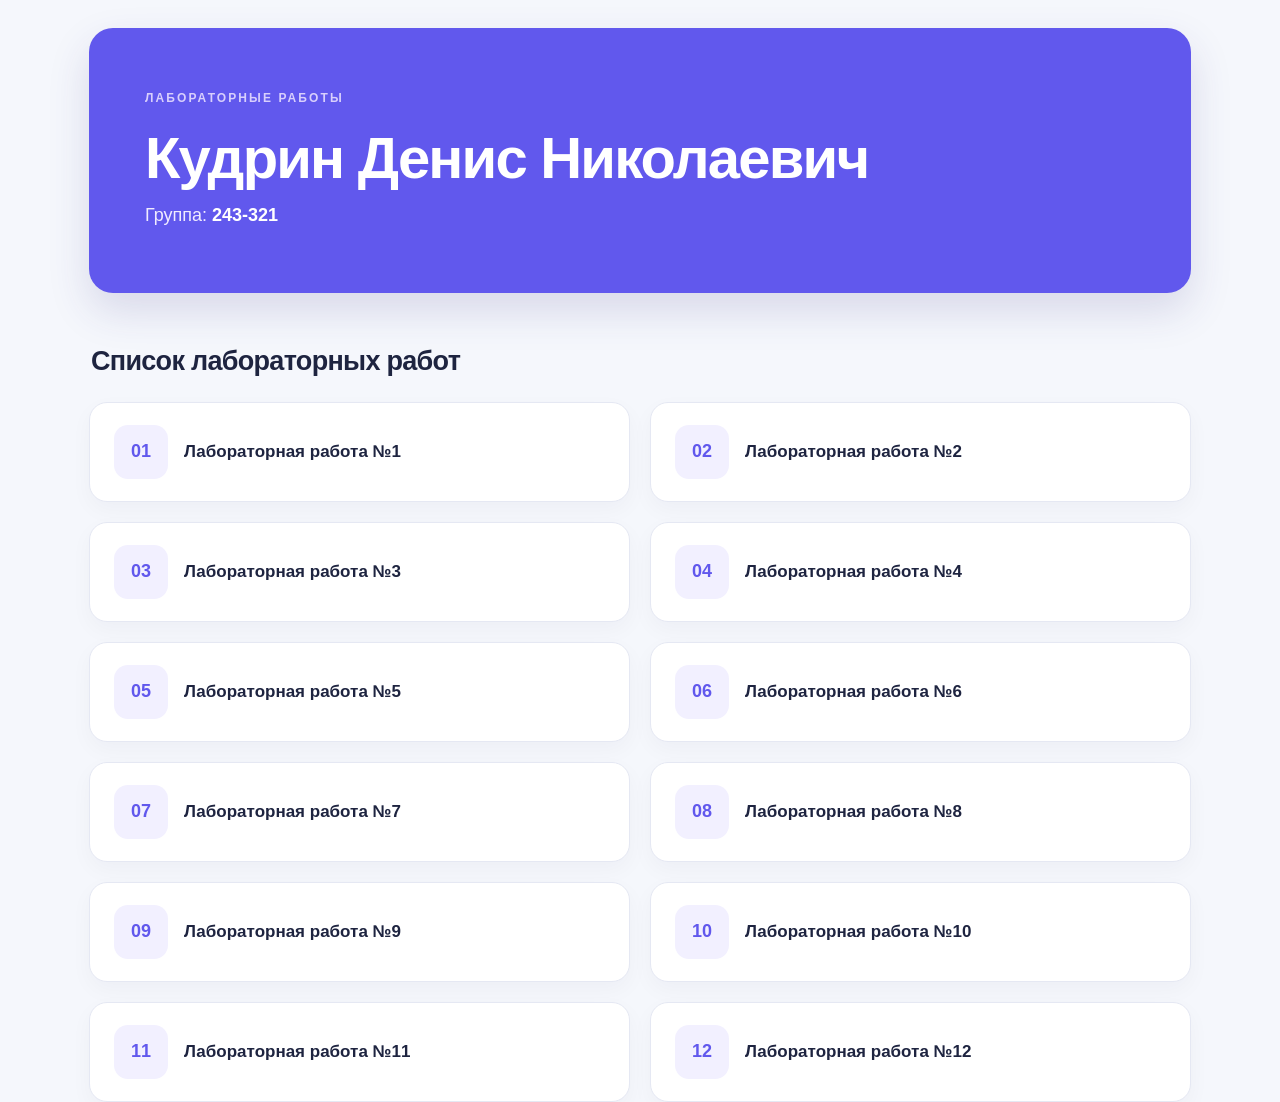
<file: index.html>
<!DOCTYPE html>
<html lang="ru">
<head>
  <meta charset="UTF-8">
  <meta name="viewport" content="width=device-width, initial-scale=1.0">
  <title>Лабораторные работы по алгоритмам</title>
  <link rel="stylesheet" href="style.css">
</head>

<body>
  <main class="shell">
    <section class="hero hero--home">
      <div class="hero__content">
        <span class="hero__eyebrow">ЛАБОРАТОРНЫЕ РАБОТЫ</span>
        <h1>Кудрин Денис Николаевич<span class="accent"></h1>
        <p class="hero__group">Группа: <strong>243-321</strong></p>
      </div>
    </section>

    <section class="labs-section">
      <div class="section-heading">
        <div>
          <h2>Список лабораторных работ</h2>
        </div>
      </div>

      <div class="labs-grid">
        <a class="lab-button" href="lab-01/index.html">
          <span class="lab-button__number">01</span>
          <span class="lab-button__title">Лабораторная работа №1</span>
        </a>

        <a class="lab-button" href="lab-02/index.html">
          <span class="lab-button__number">02</span>
          <span class="lab-button__title">Лабораторная работа №2</span>
        </a>

        <a class="lab-button" href="lab-03/index.html">
          <span class="lab-button__number">03</span>
          <span class="lab-button__title">Лабораторная работа №3</span>
        </a>

        <a class="lab-button" href="lab-04/index.html">
          <span class="lab-button__number">04</span>
          <span class="lab-button__title">Лабораторная работа №4</span>
        </a>

        <a class="lab-button" href="lab-05/index.html">
          <span class="lab-button__number">05</span>
          <span class="lab-button__title">Лабораторная работа №5</span>
        </a>

        <a class="lab-button" href="lab-06/index.html">
          <span class="lab-button__number">06</span>
          <span class="lab-button__title">Лабораторная работа №6</span>
        </a>

        <a class="lab-button" href="lab-07/index.html">
          <span class="lab-button__number">07</span>
          <span class="lab-button__title">Лабораторная работа №7</span>
        </a>

        <a class="lab-button" href="lab-08/index.html">
          <span class="lab-button__number">08</span>
          <span class="lab-button__title">Лабораторная работа №8</span>
        </a>

        <a class="lab-button" href="lab-09/index.html">
          <span class="lab-button__number">09</span>
          <span class="lab-button__title">Лабораторная работа №9</span>
        </a>

        <a class="lab-button" href="lab-10/index.html">
          <span class="lab-button__number">10</span>
          <span class="lab-button__title">Лабораторная работа №10</span>
        </a>

        <a class="lab-button" href="lab-11/index.html">
          <span class="lab-button__number">11</span>
          <span class="lab-button__title">Лабораторная работа №11</span>
        </a>

        <a class="lab-button" href="lab-12/index.html">
          <span class="lab-button__number">12</span>
          <span class="lab-button__title">Лабораторная работа №12</span>
        </a>
      </div>
    </section>

  </main>
</body>
</html>
</file>
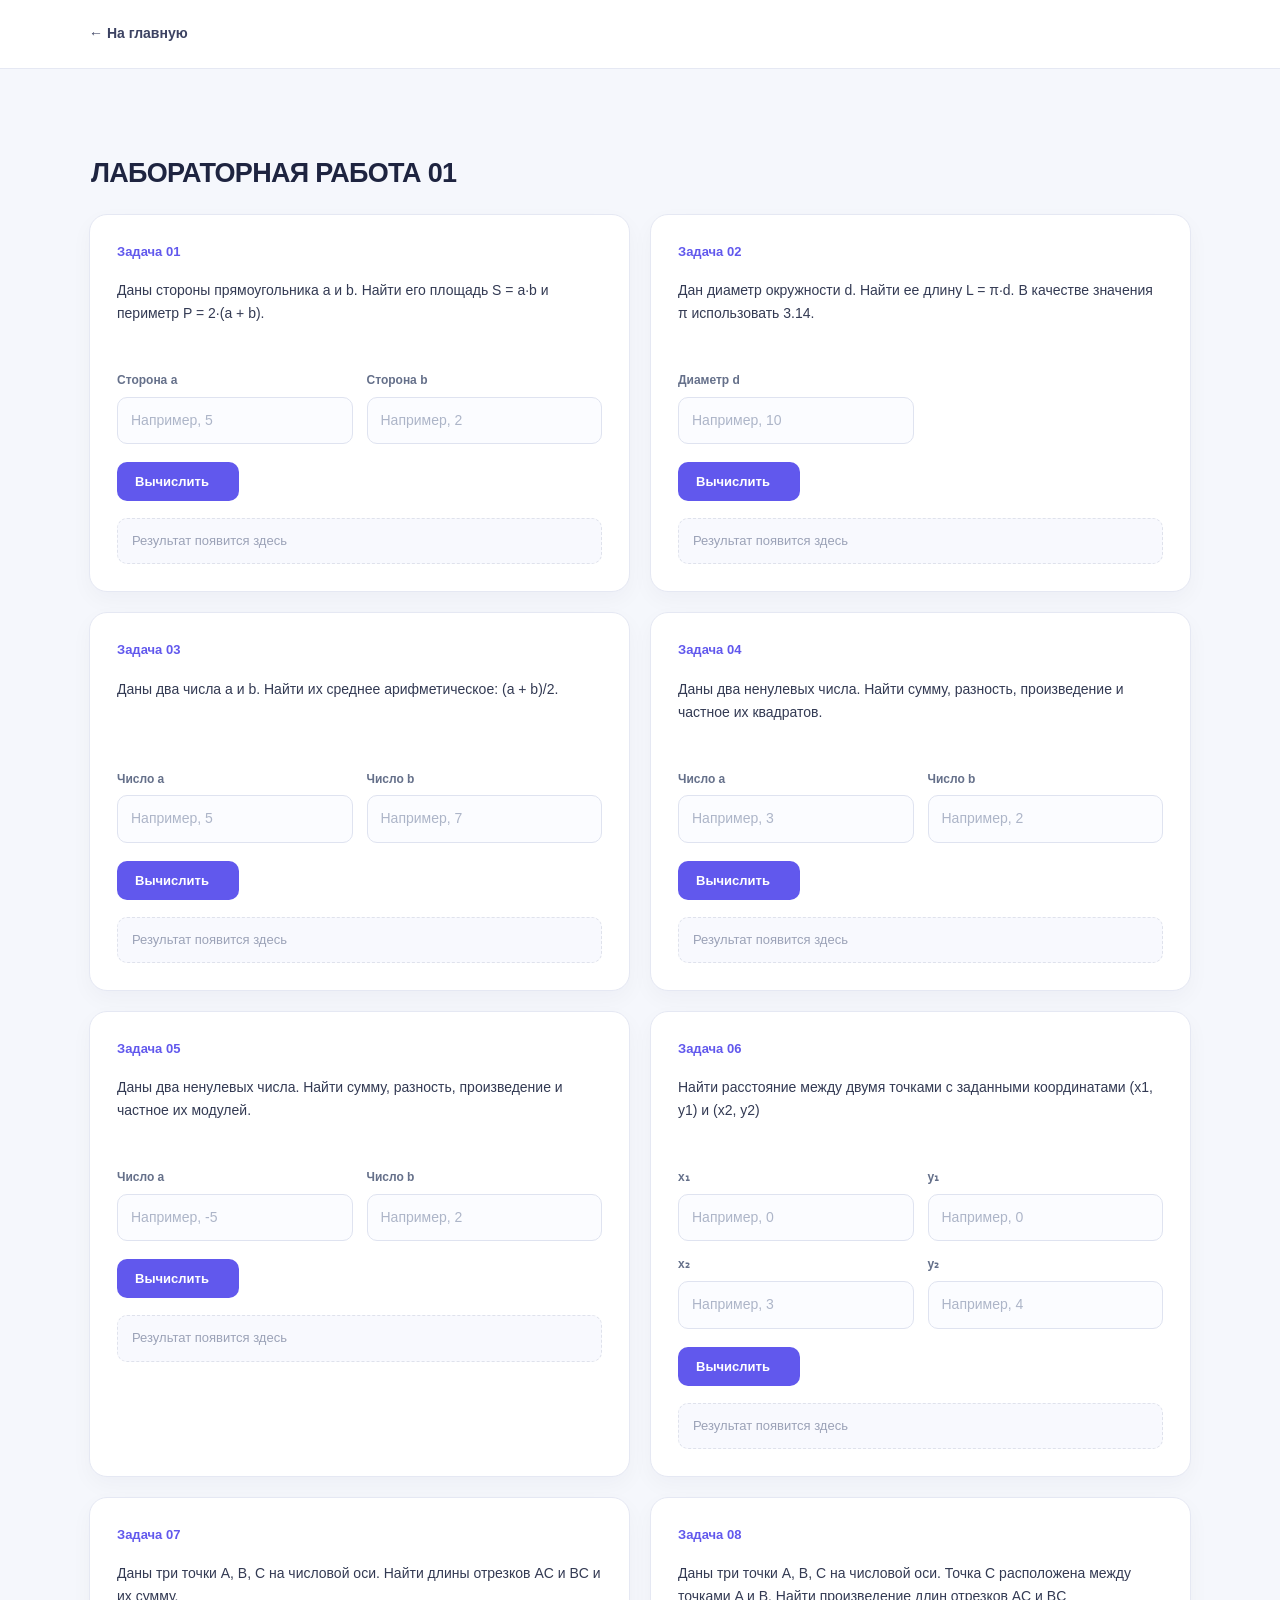
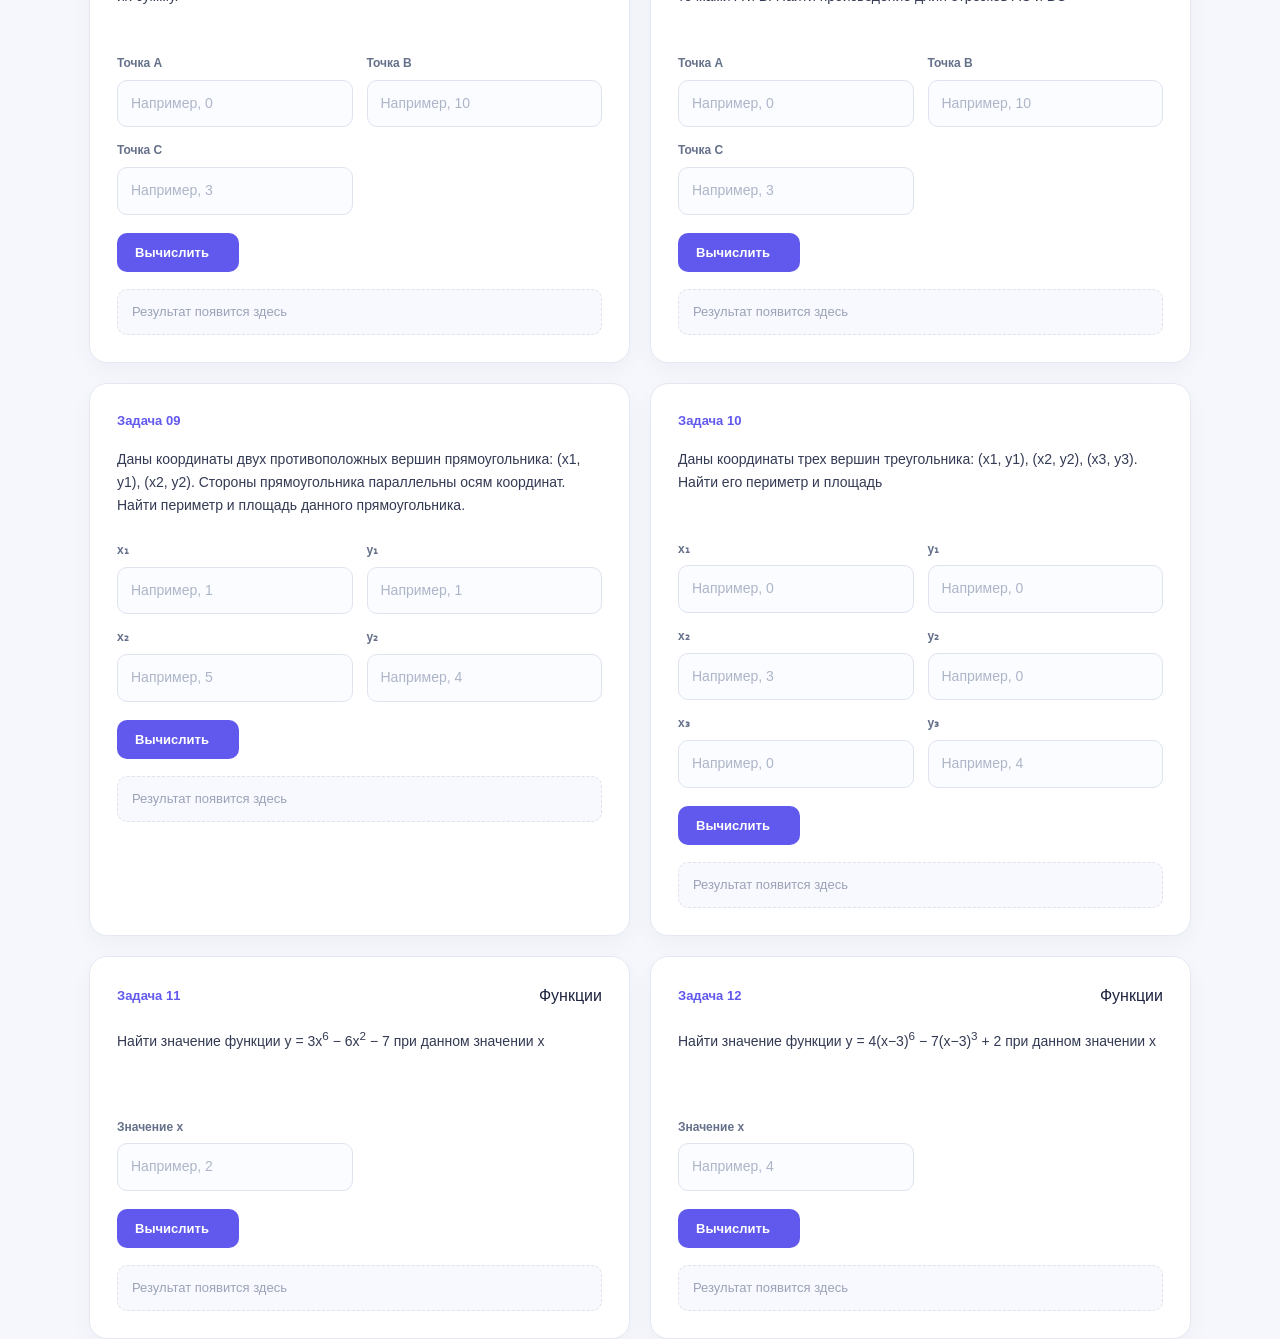
<file: lab-01/index.html>
<!DOCTYPE html>
<html lang="ru">
<head>
  <meta charset="UTF-8">
  <meta name="viewport" content="width=device-width, initial-scale=1.0">
  <title>Лабораторная №1 — Линейные алгоритмы</title>
  <link rel="stylesheet" href="style.css">
  <script src="script.js" defer></script>
</head>
<body>
  <header class="topbar">
    <div class="shell topbar__inner">
      <a class="back-link" href="../index.html"><span aria-hidden="true">←</span> На главную</a>
    </div>
  </header>

  <main class="shell">
    <section class="hero">
      <div class="hero__stats">
      </div>
    </section>

    <div class="section-heading">
      <div>
        <h2>ЛАБОРАТОРНАЯ РАБОТА 01</h2>
      </div>
    </div>

    <section class="task-grid" aria-label="Задачи лабораторной работы">
        <article class="task-card" id="task-1">
          <div class="task-card__meta">
            <span class="task-number">Задача 01</span>
          </div>
          <p class="condition">Даны стороны прямоугольника a и b. Найти его площадь S = a·b и периметр P = 2·(a + b).</p>
          <form onsubmit="task1(event)">
            <div class="fields">
              <label class="field" for="t1-a">
                <span>Сторона a</span>
                <input id="t1-a" type="number" step="any" placeholder="Например, 5" required>
              </label>
              <label class="field" for="t1-b">
                <span>Сторона b</span>
                <input id="t1-b" type="number" step="any" placeholder="Например, 2" required>
              </label>
            </div>
            <button type="submit">Вычислить <span aria-hidden="true"></button>
            <output class="result" id="result1" aria-live="polite">Результат появится здесь</output>
          </form>
        </article>
        <article class="task-card" id="task-2">
          <div class="task-card__meta">
            <span class="task-number">Задача 02</span>
          </div>
          <p class="condition">Дан диаметр окружности d. Найти ее длину L = π·d. В качестве значения π использовать 3.14.</p>
          <form onsubmit="task2(event)">
            <div class="fields">
              <label class="field" for="t2-d">
                <span>Диаметр d</span>
                <input id="t2-d" type="number" step="any" placeholder="Например, 10" required>
              </label>
            </div>
            <button type="submit">Вычислить <span aria-hidden="true"></button>
            <output class="result" id="result2" aria-live="polite">Результат появится здесь</output>
          </form>
        </article>
        <article class="task-card" id="task-3">
          <div class="task-card__meta">
            <span class="task-number">Задача 03</span>
          </div>
          <p class="condition">Даны два числа a и b. Найти их среднее арифметическое: (a + b)/2.</p>
          <form onsubmit="task3(event)">
            <div class="fields">
              <label class="field" for="t3-a">
                <span>Число a</span>
                <input id="t3-a" type="number" step="any" placeholder="Например, 5" required>
              </label>
              <label class="field" for="t3-b">
                <span>Число b</span>
                <input id="t3-b" type="number" step="any" placeholder="Например, 7" required>
              </label>
            </div>
            <button type="submit">Вычислить <span aria-hidden="true"></button>
            <output class="result" id="result3" aria-live="polite">Результат появится здесь</output>
          </form>
        </article>
        <article class="task-card" id="task-4">
          <div class="task-card__meta">
            <span class="task-number">Задача 04</span>
          </div>
          <p class="condition">Даны два ненулевых числа. Найти сумму, разность, произведение и частное их квадратов.</p>
          <form onsubmit="task4(event)">
            <div class="fields">
              <label class="field" for="t4-a">
                <span>Число a</span>
                <input id="t4-a" type="number" step="any" placeholder="Например, 3" required>
              </label>
              <label class="field" for="t4-b">
                <span>Число b</span>
                <input id="t4-b" type="number" step="any" placeholder="Например, 2" required>
              </label>
            </div>
            <button type="submit">Вычислить <span aria-hidden="true"></button>
            <output class="result" id="result4" aria-live="polite">Результат появится здесь</output>
          </form>
        </article>
        <article class="task-card" id="task-5">
          <div class="task-card__meta">
            <span class="task-number">Задача 05</span>
          </div>
          <p class="condition">Даны два ненулевых числа. Найти сумму, разность, произведение и частное их модулей.</p>
          <form onsubmit="task5(event)">
            <div class="fields">
              <label class="field" for="t5-a">
                <span>Число a</span>
                <input id="t5-a" type="number" step="any" placeholder="Например, -5" required>
              </label>
              <label class="field" for="t5-b">
                <span>Число b</span>
                <input id="t5-b" type="number" step="any" placeholder="Например, 2" required>
              </label>
            </div>
            <button type="submit">Вычислить <span aria-hidden="true"></button>
            <output class="result" id="result5" aria-live="polite">Результат появится здесь</output>
          </form>
        </article>
        <article class="task-card" id="task-6">
          <div class="task-card__meta">
            <span class="task-number">Задача 06</span>
          </div>
          <p class="condition">Найти расстояние между двумя точками с заданными координатами (x1, y1) и (x2, y2)</p>
          <form onsubmit="task6(event)">
            <div class="fields">
              <label class="field" for="t6-x1">
                <span>x₁</span>
                <input id="t6-x1" type="number" step="any" placeholder="Например, 0" required>
              </label>
              <label class="field" for="t6-y1">
                <span>y₁</span>
                <input id="t6-y1" type="number" step="any" placeholder="Например, 0" required>
              </label>
              <label class="field" for="t6-x2">
                <span>x₂</span>
                <input id="t6-x2" type="number" step="any" placeholder="Например, 3" required>
              </label>
              <label class="field" for="t6-y2">
                <span>y₂</span>
                <input id="t6-y2" type="number" step="any" placeholder="Например, 4" required>
              </label>
            </div>
            <button type="submit">Вычислить <span aria-hidden="true"></button>
            <output class="result" id="result6" aria-live="polite">Результат появится здесь</output>
          </form>
        </article>
        <article class="task-card" id="task-7">
          <div class="task-card__meta">
            <span class="task-number">Задача 07</span>
          </div>
          <p class="condition">Даны три точки A, B, C на числовой оси. Найти длины отрезков AC и BC и их сумму.</p>
          <form onsubmit="task7(event)">
            <div class="fields">
              <label class="field" for="t7-a">
                <span>Точка A</span>
                <input id="t7-a" type="number" step="any" placeholder="Например, 0" required>
              </label>
              <label class="field" for="t7-b">
                <span>Точка B</span>
                <input id="t7-b" type="number" step="any" placeholder="Например, 10" required>
              </label>
              <label class="field" for="t7-c">
                <span>Точка C</span>
                <input id="t7-c" type="number" step="any" placeholder="Например, 3" required>
              </label>
            </div>
            <button type="submit">Вычислить <span aria-hidden="true"></button>
            <output class="result" id="result7" aria-live="polite">Результат появится здесь</output>
          </form>
        </article>
        <article class="task-card" id="task-8">
          <div class="task-card__meta">
            <span class="task-number">Задача 08</span>
          </div>
          <p class="condition">Даны три точки A, B, C на числовой оси. Точка C расположена между точками A и B. Найти произведение длин отрезков AC и BC</p>
          <form onsubmit="task8(event)">
            <div class="fields">
              <label class="field" for="t8-a">
                <span>Точка A</span>
                <input id="t8-a" type="number" step="any" placeholder="Например, 0" required>
              </label>
              <label class="field" for="t8-b">
                <span>Точка B</span>
                <input id="t8-b" type="number" step="any" placeholder="Например, 10" required>
              </label>
              <label class="field" for="t8-c">
                <span>Точка C</span>
                <input id="t8-c" type="number" step="any" placeholder="Например, 3" required>
              </label>
            </div>
            <button type="submit">Вычислить <span aria-hidden="true"></button>
            <output class="result" id="result8" aria-live="polite">Результат появится здесь</output>
          </form>
        </article>
        <article class="task-card" id="task-9">
          <div class="task-card__meta">
            <span class="task-number">Задача 09</span>
          </div>
          <p class="condition">Даны координаты двух противоположных вершин прямоугольника: (x1, y1), (x2, y2). Стороны прямоугольника параллельны осям координат. Найти периметр и площадь данного прямоугольника.</p>
          <form onsubmit="task9(event)">
            <div class="fields">
              <label class="field" for="t9-x1">
                <span>x₁</span>
                <input id="t9-x1" type="number" step="any" placeholder="Например, 1" required>
              </label>
              <label class="field" for="t9-y1">
                <span>y₁</span>
                <input id="t9-y1" type="number" step="any" placeholder="Например, 1" required>
              </label>
              <label class="field" for="t9-x2">
                <span>x₂</span>
                <input id="t9-x2" type="number" step="any" placeholder="Например, 5" required>
              </label>
              <label class="field" for="t9-y2">
                <span>y₂</span>
                <input id="t9-y2" type="number" step="any" placeholder="Например, 4" required>
              </label>
            </div>
            <button type="submit">Вычислить <span aria-hidden="true"></span></button>
            <output class="result" id="result9" aria-live="polite">Результат появится здесь</output>
          </form>
        </article>
        <article class="task-card" id="task-10">
          <div class="task-card__meta">
            <span class="task-number">Задача 10</span>
          </div>
          <p class="condition">Даны координаты трех вершин треугольника: (x1, y1), (x2, y2), (x3, y3). Найти его периметр и площадь</p>
          <form onsubmit="task10(event)">
            <div class="fields">
              <label class="field" for="t10-x1">
                <span>x₁</span>
                <input id="t10-x1" type="number" step="any" placeholder="Например, 0" required>
              </label>
              <label class="field" for="t10-y1">
                <span>y₁</span>
                <input id="t10-y1" type="number" step="any" placeholder="Например, 0" required>
              </label>
              <label class="field" for="t10-x2">
                <span>x₂</span>
                <input id="t10-x2" type="number" step="any" placeholder="Например, 3" required>
              </label>
              <label class="field" for="t10-y2">
                <span>y₂</span>
                <input id="t10-y2" type="number" step="any" placeholder="Например, 0" required>
              </label>
              <label class="field" for="t10-x3">
                <span>x₃</span>
                <input id="t10-x3" type="number" step="any" placeholder="Например, 0" required>
              </label>
              <label class="field" for="t10-y3">
                <span>y₃</span>
                <input id="t10-y3" type="number" step="any" placeholder="Например, 4" required>
              </label>
            </div>
            <button type="submit">Вычислить <span aria-hidden="true"></button>
            <output class="result" id="result10" aria-live="polite">Результат появится здесь</output>
          </form>
        </article>
        <article class="task-card" id="task-11">
          <div class="task-card__meta">
            <span class="task-number">Задача 11</span>
            <span class="task-topic">Функции</span>
          </div>
          <p class="condition">Найти значение функции y = 3x<sup>6</sup> − 6x<sup>2</sup> − 7 при данном значении x</p>
          <form onsubmit="task11(event)">
            <div class="fields">
              <label class="field" for="t11-x">
                <span>Значение x</span>
                <input id="t11-x" type="number" step="any" placeholder="Например, 2" required>
              </label>
            </div>
            <button type="submit">Вычислить <span aria-hidden="true"></button>
            <output class="result" id="result11" aria-live="polite">Результат появится здесь</output>
          </form>
        </article>
        <article class="task-card" id="task-12">
          <div class="task-card__meta">
            <span class="task-number">Задача 12</span>
            <span class="task-topic">Функции</span>
          </div>
          <p class="condition">Найти значение функции y = 4(x−3)<sup>6</sup> − 7(x−3)<sup>3</sup> + 2 при данном значении x</p>
          <form onsubmit="task12(event)">
            <div class="fields">
              <label class="field" for="t12-x">
                <span>Значение x</span>
                <input id="t12-x" type="number" step="any" placeholder="Например, 4" required>
              </label>
            </div>
            <button type="submit">Вычислить <span aria-hidden="true"></button>
            <output class="result" id="result12" aria-live="polite">Результат появится здесь</output>
          </form>
        </article>
    </section>
  </main>
</body>
</html>
</file>
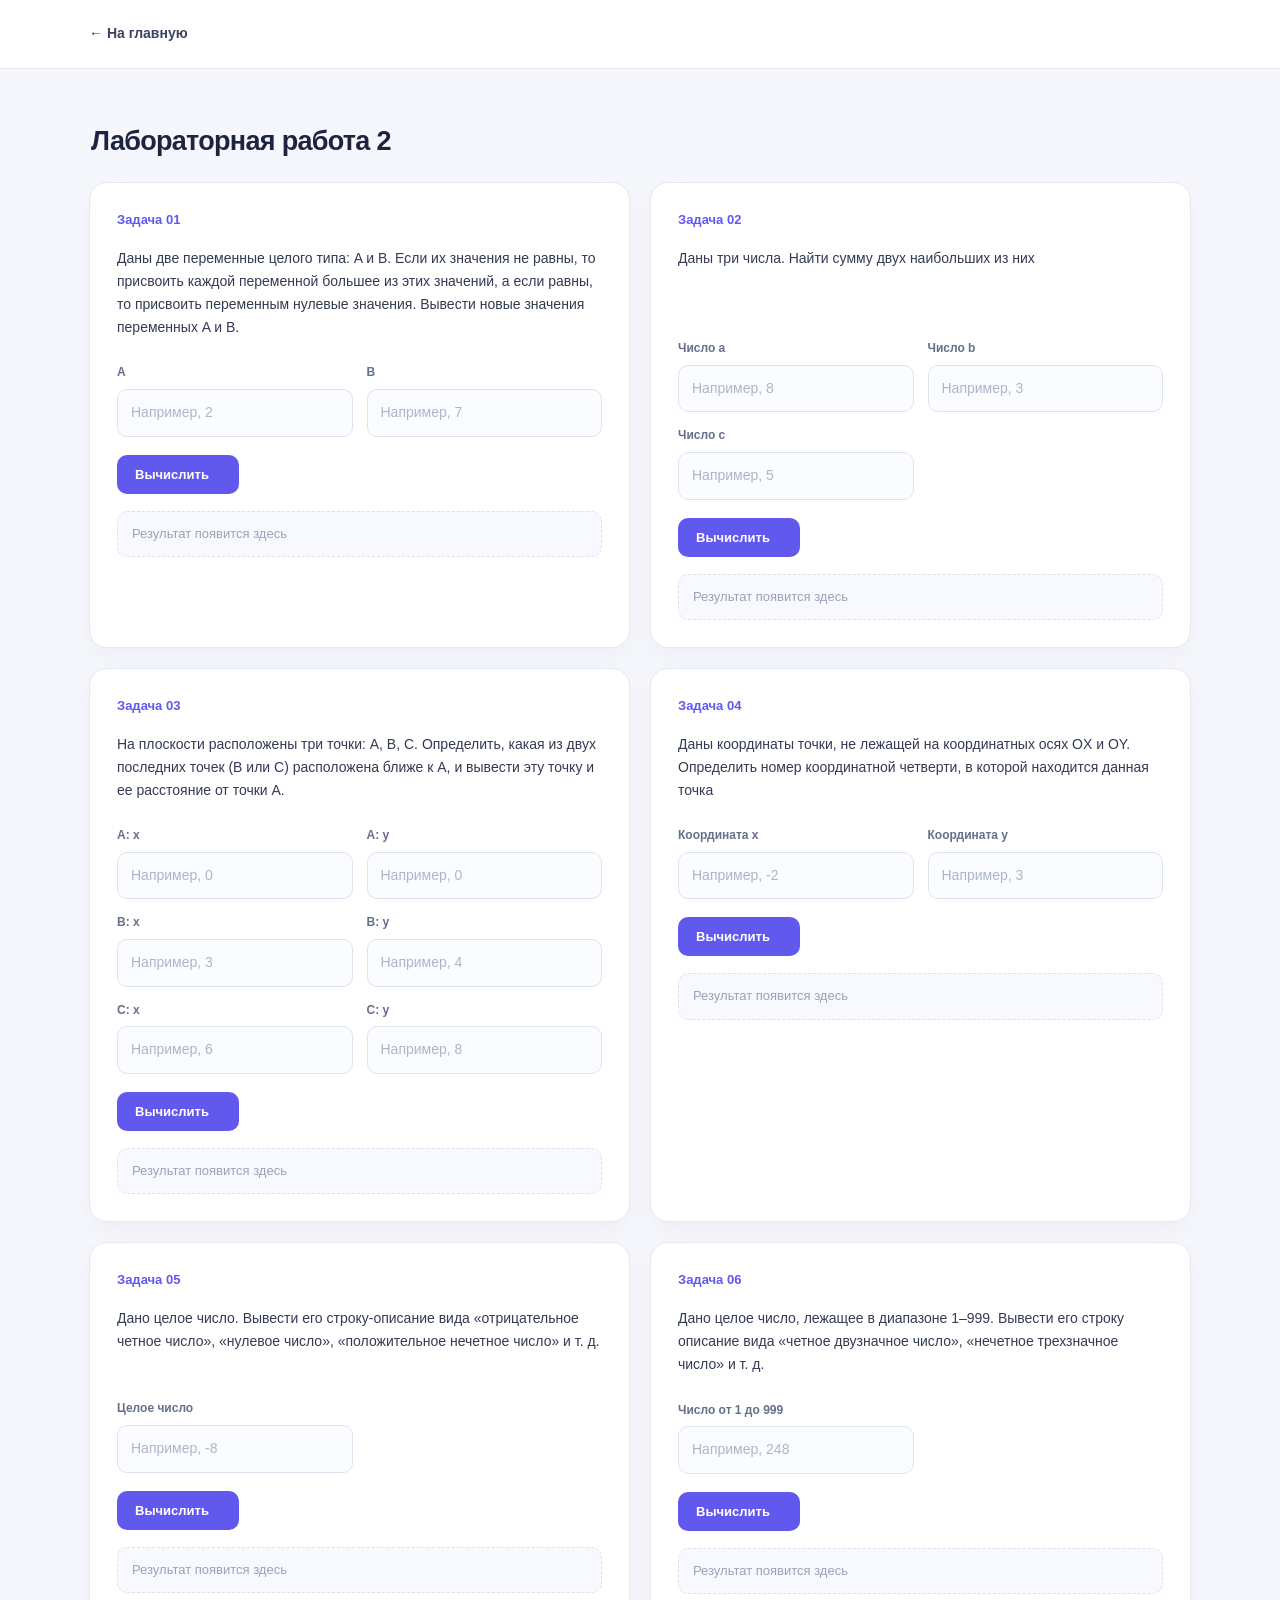
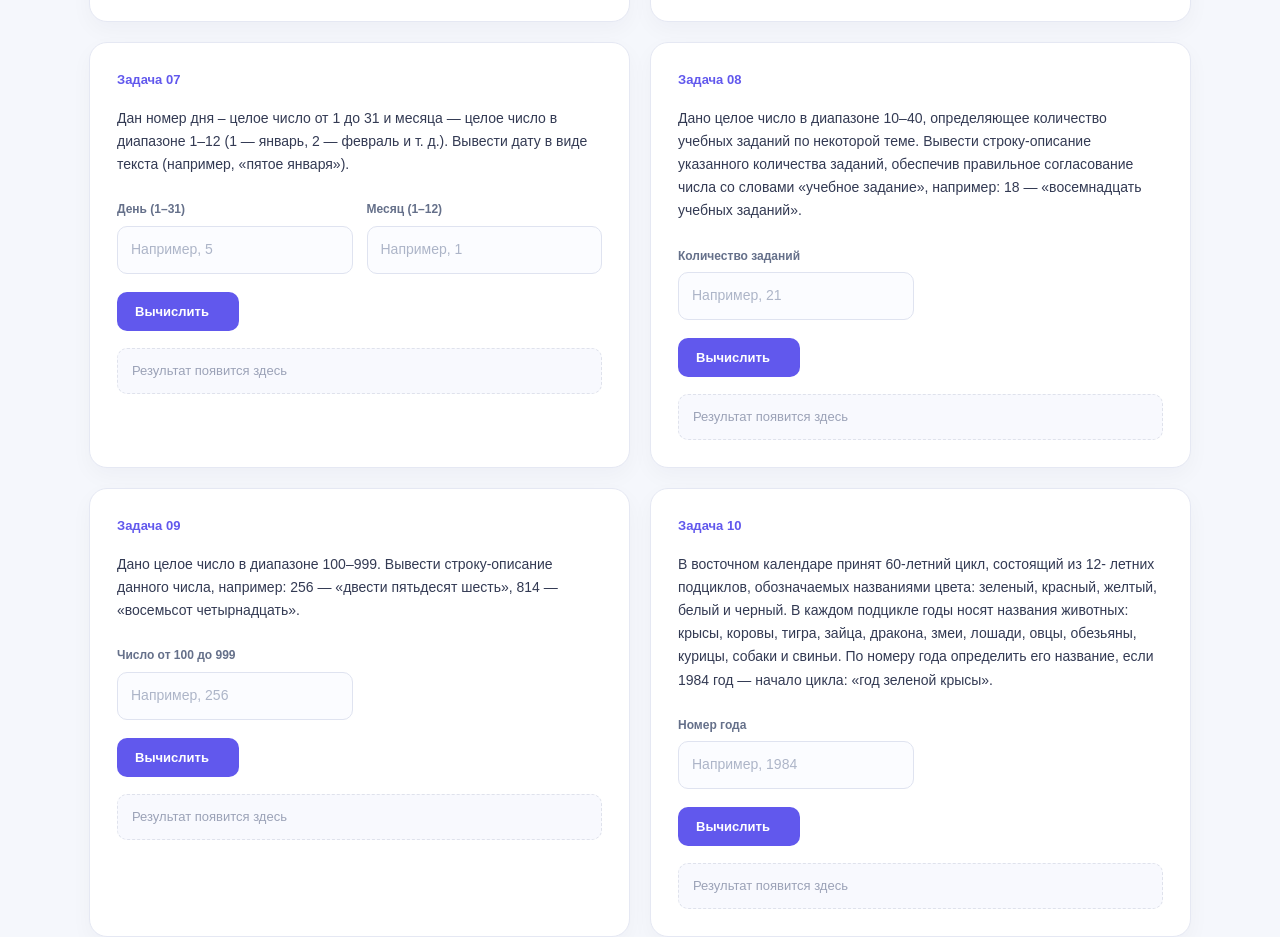
<file: lab-02/index.html>
<!DOCTYPE html>
<html lang="ru">
<head>
  <meta charset="UTF-8">
  <meta name="viewport" content="width=device-width, initial-scale=1.0">
  <title>Лабораторная №2 — Ветвления и условия</title>
  <link rel="stylesheet" href="style.css">
  <script src="script.js" defer></script>
</head>
<body>
  <header class="topbar">
    <div class="shell topbar__inner">
      <a class="back-link" href="../index.html"><span aria-hidden="true">←</span> На главную</a>
    </div>
  </header>

  <main class="shell">
    

    <div class="section-heading">
      <div>
        <h2>Лабораторная работа 2</h2>
      </div>
    </div>

    <section class="task-grid" aria-label="Задачи лабораторной работы">

      <article class="task-card" id="task-1">
        <div class="task-card__meta">
          <span class="task-number">Задача 01</span>
        </div>
        <p class="condition">Даны две переменные целого типа: A и B. Если их значения не равны, то присвоить каждой переменной большее из этих значений, а если равны, то присвоить переменным нулевые значения. Вывести новые значения переменных A и B.</p>
        <form onsubmit="task1(event)">
          <div class="fields">
            <label class="field" for="t1-A">
              <span>A</span>
              <input id="t1-A" type="number" step="1" placeholder="Например, 2" required>
            </label>
            <label class="field" for="t1-B">
              <span>B</span>
              <input id="t1-B" type="number" step="1" placeholder="Например, 7" required>
            </label>
          </div>
          <button type="submit">Вычислить <span aria-hidden="true"> </button>
          <output class="result" id="result1" aria-live="polite">Результат появится здесь</output>
        </form>
      </article>

      <article class="task-card" id="task-2">
        <div class="task-card__meta">
          <span class="task-number">Задача 02</span>
        </div>
        <p class="condition">Даны три числа. Найти сумму двух наибольших из них</p>
        <form onsubmit="task2(event)">
          <div class="fields">
            <label class="field" for="t2-a">
              <span>Число a</span>
              <input id="t2-a" type="number" step="any" placeholder="Например, 8" required>
            </label>
            <label class="field" for="t2-b">
              <span>Число b</span>
              <input id="t2-b" type="number" step="any" placeholder="Например, 3" required>
            </label>
            <label class="field" for="t2-c">
              <span>Число c</span>
              <input id="t2-c" type="number" step="any" placeholder="Например, 5" required>
            </label>
          </div>
          <button type="submit">Вычислить <span aria-hidden="true"> </button>
          <output class="result" id="result2" aria-live="polite">Результат появится здесь</output>
        </form>
      </article>

      <article class="task-card" id="task-3">
        <div class="task-card__meta">
          <span class="task-number">Задача 03</span>
        </div>
        <p class="condition">На плоскости расположены три точки: A, B, C. Определить, какая из двух последних точек (B или C) расположена ближе к A, и вывести эту точку и ее расстояние от точки A.</p>
        <form onsubmit="task3(event)">
          <div class="fields">
            <label class="field" for="t3-ax">
              <span>A: x</span>
              <input id="t3-ax" type="number" step="any" placeholder="Например, 0" required>
            </label>
            <label class="field" for="t3-ay">
              <span>A: y</span>
              <input id="t3-ay" type="number" step="any" placeholder="Например, 0" required>
            </label>
            <label class="field" for="t3-bx">
              <span>B: x</span>
              <input id="t3-bx" type="number" step="any" placeholder="Например, 3" required>
            </label>
            <label class="field" for="t3-by">
              <span>B: y</span>
              <input id="t3-by" type="number" step="any" placeholder="Например, 4" required>
            </label>
            <label class="field" for="t3-cx">
              <span>C: x</span>
              <input id="t3-cx" type="number" step="any" placeholder="Например, 6" required>
            </label>
            <label class="field" for="t3-cy">
              <span>C: y</span>
              <input id="t3-cy" type="number" step="any" placeholder="Например, 8" required>
            </label>
          </div>
          <button type="submit">Вычислить <span aria-hidden="true"> </button>
          <output class="result" id="result3" aria-live="polite">Результат появится здесь</output>
        </form>
      </article>

      <article class="task-card" id="task-4">
        <div class="task-card__meta">
          <span class="task-number">Задача 04</span>
        </div>
        <p class="condition">Даны координаты точки, не лежащей на координатных осях OX и OY. Определить номер координатной четверти, в которой находится данная точка</p>
        <form onsubmit="task4(event)">
          <div class="fields">
            <label class="field" for="t4-x">
              <span>Координата x</span>
              <input id="t4-x" type="number" step="any" placeholder="Например, -2" required>
            </label>
            <label class="field" for="t4-y">
              <span>Координата y</span>
              <input id="t4-y" type="number" step="any" placeholder="Например, 3" required>
            </label>
          </div>
          <button type="submit">Вычислить <span aria-hidden="true"> </button>
          <output class="result" id="result4" aria-live="polite">Результат появится здесь</output>
        </form>
      </article>

      <article class="task-card" id="task-5">
        <div class="task-card__meta">
          <span class="task-number">Задача 05</span>
        </div>
        <p class="condition">Дано целое число. Вывести его строку-описание вида «отрицательное четное число», «нулевое число», «положительное нечетное число» и т. д.</p>
        <form onsubmit="task5(event)">
          <div class="fields">
            <label class="field" for="t5-n">
              <span>Целое число</span>
              <input id="t5-n" type="number" step="1" placeholder="Например, -8" required>
            </label>
          </div>
          <button type="submit">Вычислить <span aria-hidden="true"> </button>
          <output class="result" id="result5" aria-live="polite">Результат появится здесь</output>
        </form>
      </article>

      <article class="task-card" id="task-6">
        <div class="task-card__meta">
          <span class="task-number">Задача 06</span>
        </div>
        <p class="condition">Дано целое число, лежащее в диапазоне 1–999. Вывести его строку описание вида «четное двузначное число», «нечетное трехзначное число» и т. д.</p>
        <form onsubmit="task6(event)">
          <div class="fields">
            <label class="field" for="t6-n">
              <span>Число от 1 до 999</span>
              <input id="t6-n" type="number" step="1" min="1" max="999" placeholder="Например, 248" required>
            </label>
          </div>
          <button type="submit">Вычислить <span aria-hidden="true"> </button>
          <output class="result" id="result6" aria-live="polite">Результат появится здесь</output>
        </form>
      </article>

      <article class="task-card" id="task-7">
        <div class="task-card__meta">
          <span class="task-number">Задача 07</span>
        </div>
        <p class="condition">Дан номер дня – целое число от 1 до 31 и месяца — целое число в диапазоне 1–12 (1 — январь, 2 — февраль и т. д.). Вывести дату в виде текста (например, «пятое января»).</p>
        <form onsubmit="task7(event)">
          <div class="fields">
            <label class="field" for="t7-day">
              <span>День (1–31)</span>
              <input id="t7-day" type="number" step="1" min="1" max="31" placeholder="Например, 5" required>
            </label>
            <label class="field" for="t7-month">
              <span>Месяц (1–12)</span>
              <input id="t7-month" type="number" step="1" min="1" max="12" placeholder="Например, 1" required>
            </label>
          </div>
          <button type="submit">Вычислить <span aria-hidden="true"> </button>
          <output class="result" id="result7" aria-live="polite">Результат появится здесь</output>
        </form>
      </article>

      <article class="task-card" id="task-8">
        <div class="task-card__meta">
          <span class="task-number">Задача 08</span>
        </div>
        <p class="condition">Дано целое число в диапазоне 10–40, определяющее количество учебных заданий по некоторой теме. Вывести строку-описание указанного количества заданий, обеспечив правильное согласование числа со словами «учебное задание», например: 18 — «восемнадцать учебных заданий».</p>
        <form onsubmit="task8(event)">
          <div class="fields">
            <label class="field" for="t8-n">
              <span>Количество заданий</span>
              <input id="t8-n" type="number" step="1" min="10" max="40" placeholder="Например, 21" required>
            </label>
          </div>
          <button type="submit">Вычислить <span aria-hidden="true"> </button>
          <output class="result" id="result8" aria-live="polite">Результат появится здесь</output>
        </form>
      </article>

      <article class="task-card" id="task-9">
        <div class="task-card__meta">
          <span class="task-number">Задача 09</span>
        </div>
        <p class="condition">Дано целое число в диапазоне 100–999. Вывести строку-описание данного числа, например: 256 — «двести пятьдесят шесть», 814 — «восемьсот четырнадцать».</p>
        <form onsubmit="task9(event)">
          <div class="fields">
            <label class="field" for="t9-n">
              <span>Число от 100 до 999</span>
              <input id="t9-n" type="number" step="1" min="100" max="999" placeholder="Например, 256" required>
            </label>
          </div>
          <button type="submit">Вычислить <span aria-hidden="true"> </button>
          <output class="result" id="result9" aria-live="polite">Результат появится здесь</output>
        </form>
      </article>

      <article class="task-card" id="task-10">
        <div class="task-card__meta">
          <span class="task-number">Задача 10</span>
        </div>
        <p class="condition">В восточном календаре принят 60-летний цикл, состоящий из 12- летних подциклов, обозначаемых названиями цвета: зеленый, красный, желтый, белый и черный. В каждом подцикле годы носят названия животных: крысы, коровы, тигра, зайца, дракона, змеи, лошади, овцы, обезьяны, курицы, собаки и свиньи. По номеру года определить его название, если 1984 год — начало цикла: «год зеленой крысы».</p>
        <form onsubmit="task10(event)">
          <div class="fields">
            <label class="field" for="t10-year">
              <span>Номер года</span>
              <input id="t10-year" type="number" step="1" min="1" placeholder="Например, 1984" required>
            </label>
          </div>
          <button type="submit">Вычислить <span aria-hidden="true"> </button>
          <output class="result" id="result10" aria-live="polite">Результат появится здесь</output>
        </form>
      </article>

    </section>

  </main>
</body>
</html>
</file>
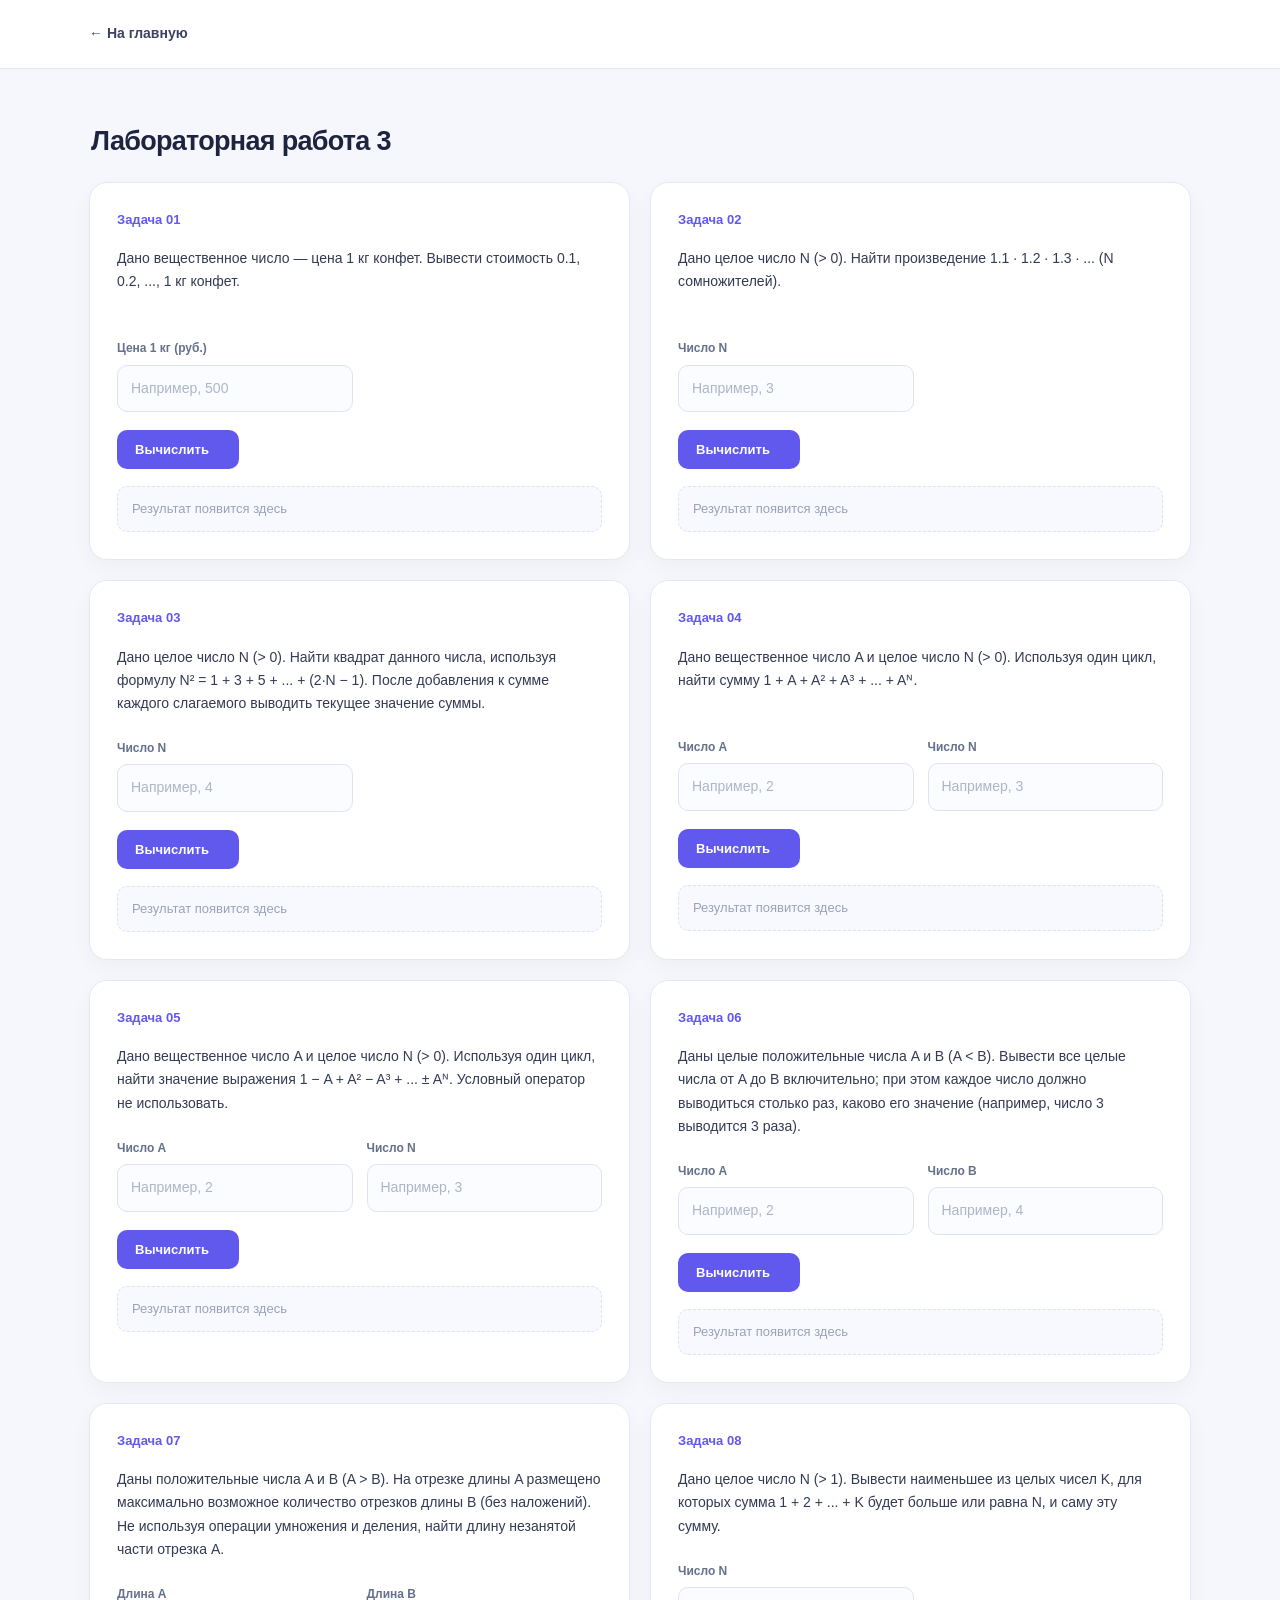
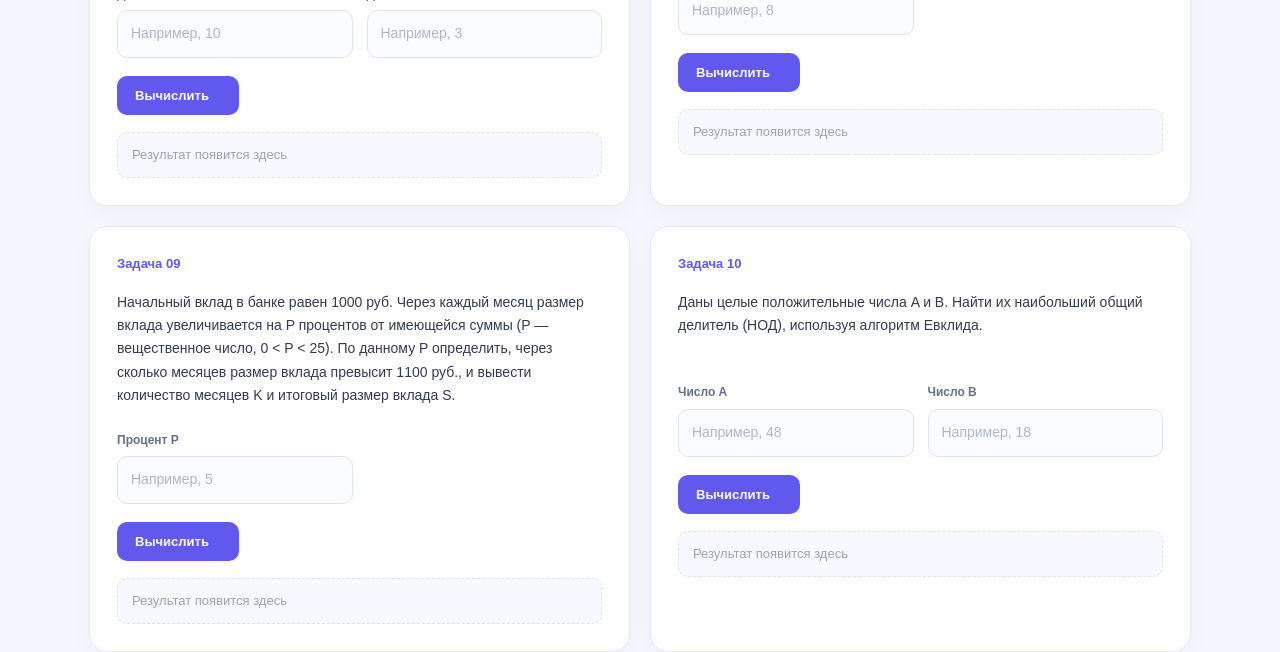
<file: lab-03/index.html>
<!DOCTYPE html>
<html lang="ru">
<head>
  <meta charset="UTF-8">
  <meta name="viewport" content="width=device-width, initial-scale=1.0">
  <title>Лабораторная №3 — Циклические алгоритмы</title>
  <link rel="stylesheet" href="style.css">
  <script src="script.js" defer></script>
</head>
<body>
  <header class="topbar">
    <div class="shell topbar__inner">
      <a class="back-link" href="../index.html">← На главную</a>
    </div>
  </header>

  <main class="shell">
    

    <div class="section-heading">
      <div>
        <h2>Лабораторная работа 3</h2>
      </div>
    </div>

    <section class="task-grid" aria-label="Задачи лабораторной работы">
      <article class="task-card" id="task-1">
        <div class="task-card__meta">
          <span class="task-number">Задача 01</span>
        </div>
        <p class="condition">Дано вещественное число — цена 1 кг конфет. Вывести стоимость 0.1, 0.2, ..., 1 кг конфет.</p>
        <form onsubmit="task1(event)">
          <div class="fields">
            <label class="field" for="t1-price">
              <span>Цена 1 кг (руб.)</span>
              <input id="t1-price" type="number" step="any" placeholder="Например, 500" required>
            </label>
          </div>
          <button type="submit">Вычислить <span aria-hidden="true"> </button>
          <output class="result" id="result1" aria-live="polite">Результат появится здесь</output>
        </form>
      </article>

      <article class="task-card" id="task-2">
        <div class="task-card__meta">
          <span class="task-number">Задача 02</span>
        </div>
        <p class="condition">Дано целое число N (&gt; 0). Найти произведение 1.1 · 1.2 · 1.3 · ... (N сомножителей).</p>
        <form onsubmit="task2(event)">
          <div class="fields">
            <label class="field" for="t2-n">
              <span>Число N</span>
              <input id="t2-n" type="number" step="1" min="1" placeholder="Например, 3" required>
            </label>
          </div>
          <button type="submit">Вычислить <span aria-hidden="true"> </button>
          <output class="result" id="result2" aria-live="polite">Результат появится здесь</output>
        </form>
      </article>

      <article class="task-card" id="task-3">
        <div class="task-card__meta">
          <span class="task-number">Задача 03</span>
        </div>
        <p class="condition">Дано целое число N (&gt; 0). Найти квадрат данного числа, используя формулу N² = 1 + 3 + 5 + ... + (2·N − 1). После добавления к сумме каждого слагаемого выводить текущее значение суммы.</p>
        <form onsubmit="task3(event)">
          <div class="fields">
            <label class="field" for="t3-n">
              <span>Число N</span>
              <input id="t3-n" type="number" step="1" min="1" placeholder="Например, 4" required>
            </label>
          </div>
          <button type="submit">Вычислить <span aria-hidden="true"> </button>
          <output class="result" id="result3" aria-live="polite">Результат появится здесь</output>
        </form>
      </article>

      <article class="task-card" id="task-4">
        <div class="task-card__meta">
          <span class="task-number">Задача 04</span>
        </div>
        <p class="condition">Дано вещественное число A и целое число N (&gt; 0). Используя один цикл, найти сумму 1 + A + A² + A³ + ... + Aᴺ.</p>
        <form onsubmit="task4(event)">
          <div class="fields">
            <label class="field" for="t4-a">
              <span>Число A</span>
              <input id="t4-a" type="number" step="any" placeholder="Например, 2" required>
            </label>
            <label class="field" for="t4-n">
              <span>Число N</span>
              <input id="t4-n" type="number" step="1" min="1" placeholder="Например, 3" required>
            </label>
          </div>
          <button type="submit">Вычислить <span aria-hidden="true"> </button>
          <output class="result" id="result4" aria-live="polite">Результат появится здесь</output>
        </form>
      </article>

      <article class="task-card" id="task-5">
        <div class="task-card__meta">
          <span class="task-number">Задача 05</span>
        </div>
        <p class="condition">Дано вещественное число A и целое число N (&gt; 0). Используя один цикл, найти значение выражения 1 − A + A² − A³ + ... ± Aᴺ. Условный оператор не использовать.</p>
        <form onsubmit="task5(event)">
          <div class="fields">
            <label class="field" for="t5-a">
              <span>Число A</span>
              <input id="t5-a" type="number" step="any" placeholder="Например, 2" required>
            </label>
            <label class="field" for="t5-n">
              <span>Число N</span>
              <input id="t5-n" type="number" step="1" min="1" placeholder="Например, 3" required>
            </label>
          </div>
          <button type="submit">Вычислить <span aria-hidden="true"> </button>
          <output class="result" id="result5" aria-live="polite">Результат появится здесь</output>
        </form>
      </article>

      <article class="task-card" id="task-6">
        <div class="task-card__meta">
          <span class="task-number">Задача 06</span>
        </div>
        <p class="condition">Даны целые положительные числа A и B (A &lt; B). Вывести все целые числа от A до B включительно; при этом каждое число должно выводиться столько раз, каково его значение (например, число 3 выводится 3 раза).</p>
        <form onsubmit="task6(event)">
          <div class="fields">
            <label class="field" for="t6-a">
              <span>Число A</span>
              <input id="t6-a" type="number" step="1" placeholder="Например, 2" required>
            </label>
            <label class="field" for="t6-b">
              <span>Число B</span>
              <input id="t6-b" type="number" step="1" placeholder="Например, 4" required>
            </label>
          </div>
          <button type="submit">Вычислить <span aria-hidden="true"> </button>
          <output class="result" id="result6" aria-live="polite">Результат появится здесь</output>
        </form>
      </article>

      <article class="task-card" id="task-7">
        <div class="task-card__meta">
          <span class="task-number">Задача 07</span>
        </div>
        <p class="condition">Даны положительные числа A и B (A &gt; B). На отрезке длины A размещено максимально возможное количество отрезков длины B (без наложений). Не используя операции умножения и деления, найти длину незанятой части отрезка A.</p>
        <form onsubmit="task7(event)">
          <div class="fields">
            <label class="field" for="t7-a">
              <span>Длина A</span>
              <input id="t7-a" type="number" step="any" placeholder="Например, 10" required>
            </label>
            <label class="field" for="t7-b">
              <span>Длина B</span>
              <input id="t7-b" type="number" step="any" placeholder="Например, 3" required>
            </label>
          </div>
          <button type="submit">Вычислить <span aria-hidden="true"> </button>
          <output class="result" id="result7" aria-live="polite">Результат появится здесь</output>
        </form>
      </article>

      <article class="task-card" id="task-8">
        <div class="task-card__meta">
          <span class="task-number">Задача 08</span>
        </div>
        <p class="condition">Дано целое число N (&gt; 1). Вывести наименьшее из целых чисел K, для которых сумма 1 + 2 + ... + K будет больше или равна N, и саму эту сумму.</p>
        <form onsubmit="task8(event)">
          <div class="fields">
            <label class="field" for="t8-n">
              <span>Число N</span>
              <input id="t8-n" type="number" step="1" min="2" placeholder="Например, 8" required>
            </label>
          </div>
          <button type="submit">Вычислить <span aria-hidden="true"> </button>
          <output class="result" id="result8" aria-live="polite">Результат появится здесь</output>
        </form>
      </article>

      <article class="task-card" id="task-9">
        <div class="task-card__meta">
          <span class="task-number">Задача 09</span>
        </div>
        <p class="condition">Начальный вклад в банке равен 1000 руб. Через каждый месяц размер вклада увеличивается на P процентов от имеющейся суммы (P — вещественное число, 0 &lt; P &lt; 25). По данному P определить, через сколько месяцев размер вклада превысит 1100 руб., и вывести количество месяцев K и итоговый размер вклада S.</p>
        <form onsubmit="task9(event)">
          <div class="fields">
            <label class="field" for="t9-p">
              <span>Процент P</span>
              <input id="t9-p" type="number" step="any" placeholder="Например, 5" required>
            </label>
          </div>
          <button type="submit">Вычислить <span aria-hidden="true"> </button>
          <output class="result" id="result9" aria-live="polite">Результат появится здесь</output>
        </form>
      </article>

      <article class="task-card" id="task-10">
        <div class="task-card__meta">
          <span class="task-number">Задача 10</span>
        </div>
        <p class="condition">Даны целые положительные числа A и B. Найти их наибольший общий делитель (НОД), используя алгоритм Евклида.</p>
        <form onsubmit="task10(event)">
          <div class="fields">
            <label class="field" for="t10-a">
              <span>Число A</span>
              <input id="t10-a" type="number" step="1" placeholder="Например, 48" required>
            </label>
            <label class="field" for="t10-b">
              <span>Число B</span>
              <input id="t10-b" type="number" step="1" placeholder="Например, 18" required>
            </label>
          </div>
          <button type="submit">Вычислить <span aria-hidden="true"> </button>
          <output class="result" id="result10" aria-live="polite">Результат появится здесь</output>
        </form>
      </article>
    </section>

  </main>
</body>
</html>
</file>
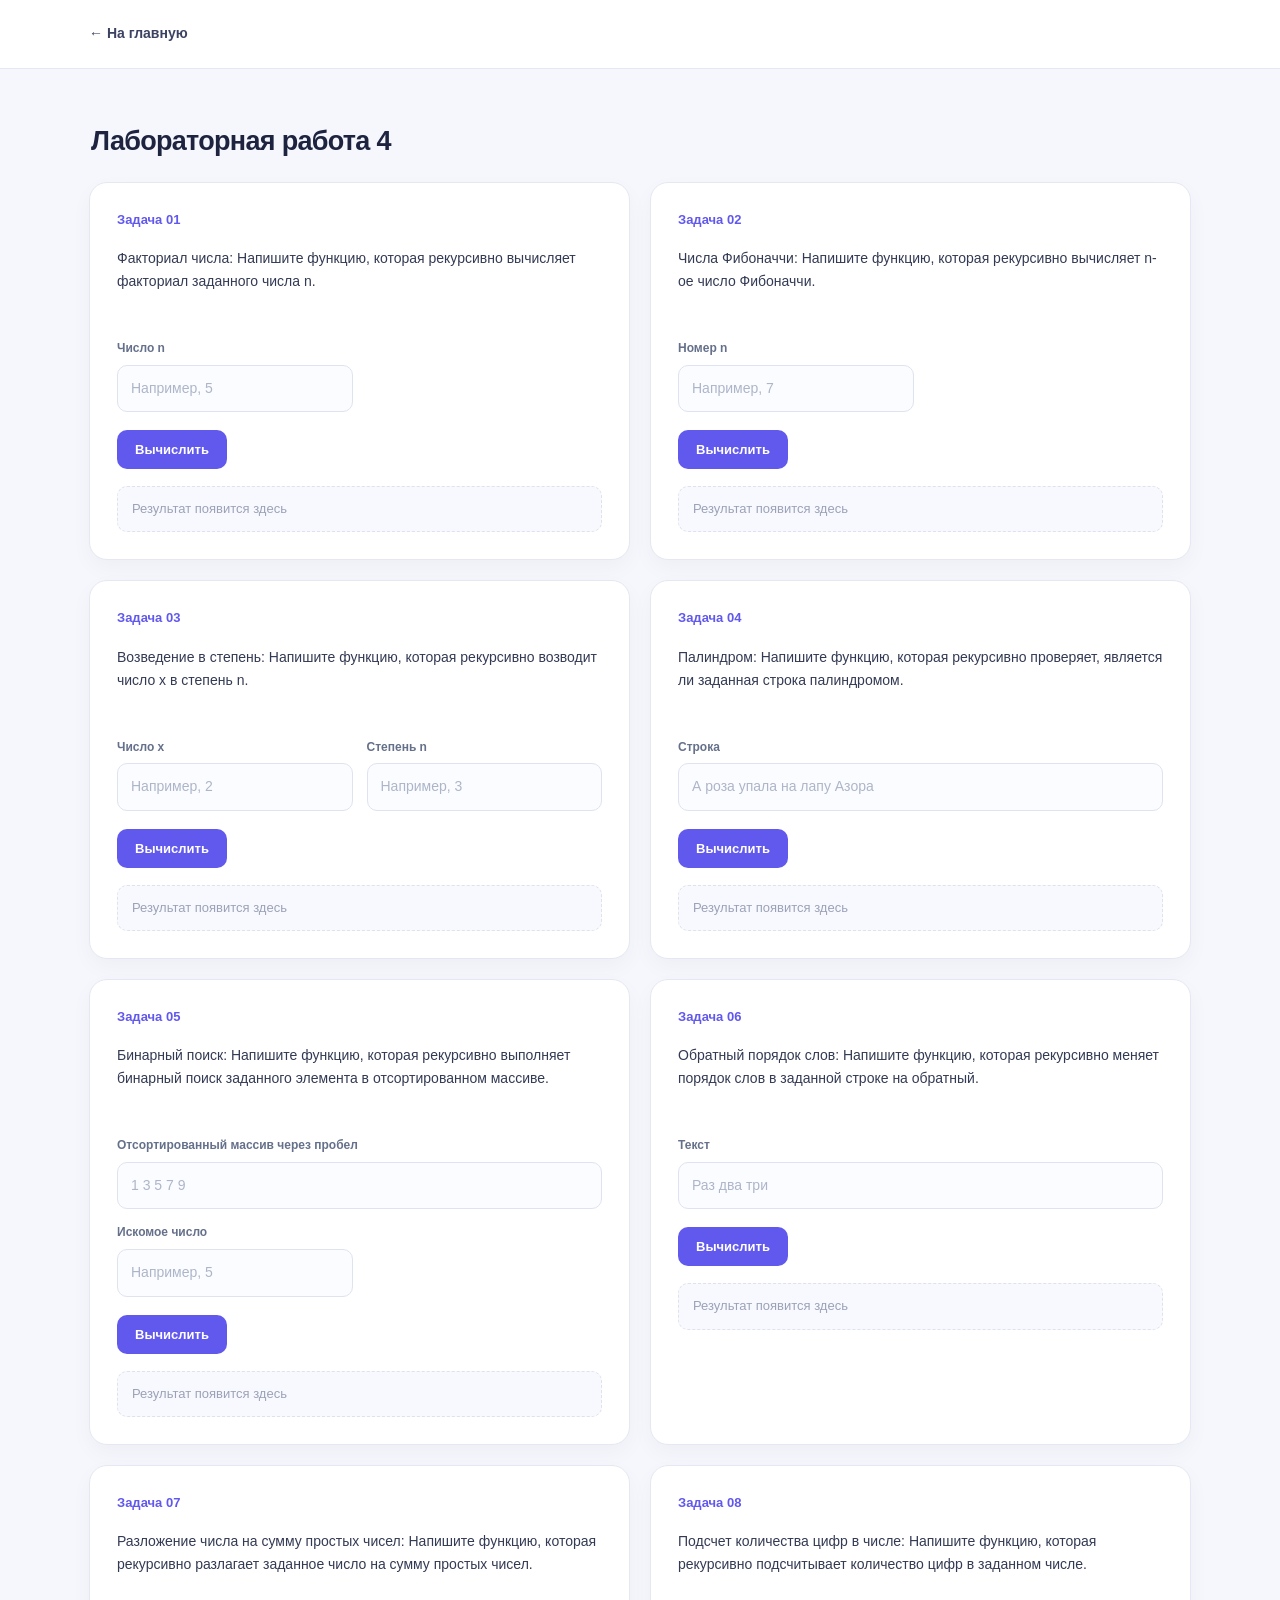
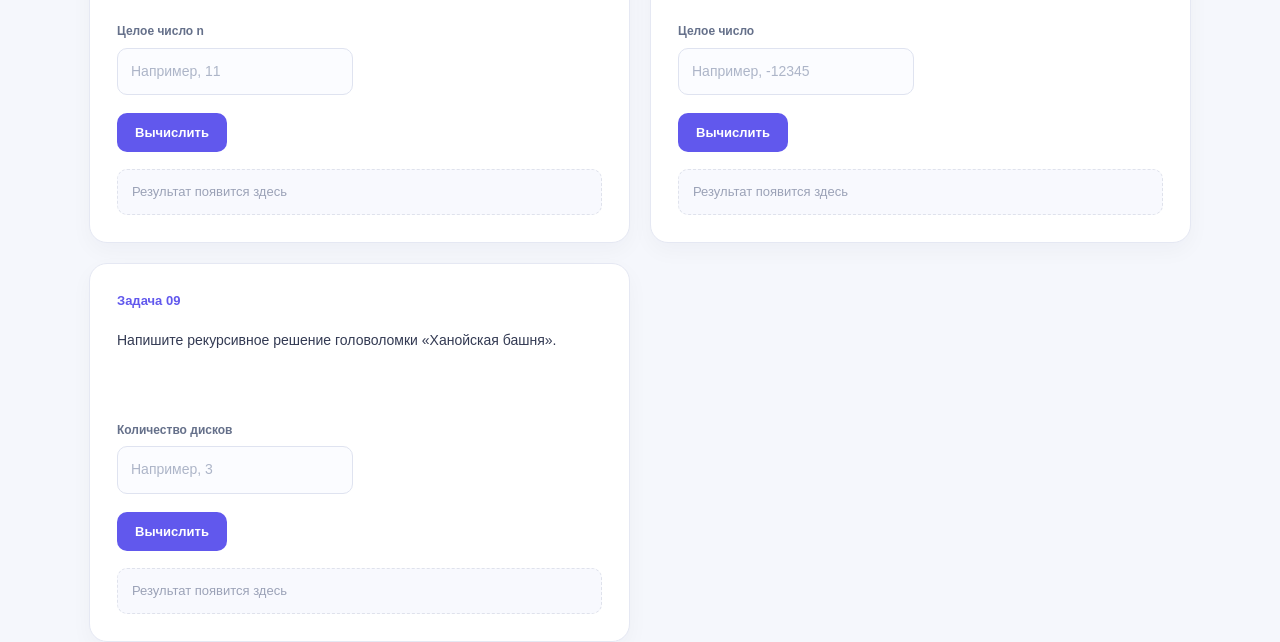
<file: lab-04/index.html>
<!DOCTYPE html>
<html lang="ru">
<head>
  <meta charset="UTF-8">
  <meta name="viewport" content="width=device-width, initial-scale=1.0">
  <title>Лабораторная №4 — Рекурсия</title>
  <link rel="stylesheet" href="style.css">
  <script src="script.js" defer></script>
</head>
<body>
  <header class="topbar">
    <div class="shell topbar__inner">
      <a class="back-link" href="../index.html">← На главную</a>
    </div>
  </header>

  <main class="shell">
    

    <div class="section-heading">
      <div>
        <h2>Лабораторная работа 4</h2>
      </div>
    </div>

    <section class="task-grid">

      <article class="task-card" id="task-1">
        <div class="task-card__meta">
          <span class="task-number">Задача 01</span>
        </div>
        <p class="condition">
          Факториал числа: Напишите функцию, которая рекурсивно
          вычисляет факториал заданного числа n.
        </p>
        <form onsubmit="task1(event)">
          <div class="fields">
            <label class="field" for="t1-n">
              <span>Число n</span>
              <input id="t1-n" type="number" step="1" min="0" max="500" placeholder="Например, 5" required>
            </label>
          </div>
          <button type="submit">Вычислить</button>
          <output class="result" id="result1">Результат появится здесь</output>
        </form>
      </article>

      <article class="task-card" id="task-2">
        <div class="task-card__meta">
          <span class="task-number">Задача 02</span>
        </div>
        <p class="condition">
          Числа Фибоначчи: Напишите функцию, которая рекурсивно
          вычисляет n-ое число Фибоначчи.
        </p>
        <form onsubmit="task2(event)">
          <div class="fields">
            <label class="field" for="t2-n">
              <span>Номер n</span>
              <input id="t2-n" type="number" step="1" min="0" max="35" placeholder="Например, 7" required>
            </label>
          </div>
          <button type="submit">Вычислить</button>
          <output class="result" id="result2">Результат появится здесь</output>
        </form>
      </article>

      <article class="task-card" id="task-3">
        <div class="task-card__meta">
          <span class="task-number">Задача 03</span>
        </div>
        <p class="condition">
          Возведение в степень: Напишите функцию, которая рекурсивно
          возводит число x в степень n.
        </p>
        <form onsubmit="task3(event)">
          <div class="fields">
            <label class="field" for="t3-x">
              <span>Число x</span>
              <input id="t3-x" type="number" step="any" placeholder="Например, 2" required>
            </label>
            <label class="field" for="t3-n">
              <span>Степень n</span>
              <input id="t3-n" type="number" step="1" min="-1000" max="1000" placeholder="Например, 3" required>
            </label>
          </div>
          <button type="submit">Вычислить</button>
          <output class="result" id="result3">Результат появится здесь</output>
        </form>
      </article>

      <article class="task-card" id="task-4">
        <div class="task-card__meta">
          <span class="task-number">Задача 04</span>
        </div>
        <p class="condition">
          Палиндром: Напишите функцию, которая рекурсивно проверяет,
          является ли заданная строка палиндромом.
        </p>
        <form onsubmit="task4(event)">
          <div class="fields">
            <label class="field field--full" for="t4-text">
              <span>Строка</span>
              <input id="t4-text" type="text" placeholder="А роза упала на лапу Азора" required>
            </label>
          </div>
          <button type="submit">Вычислить</button>
          <output class="result" id="result4">Результат появится здесь</output>
        </form>
      </article>

      <article class="task-card" id="task-5">
        <div class="task-card__meta">
          <span class="task-number">Задача 05</span>
        </div>
        <p class="condition">
          Бинарный поиск: Напишите функцию, которая рекурсивно
          выполняет бинарный поиск заданного элемента
          в отсортированном массиве.
        </p>
        <form onsubmit="task5(event)">
          <div class="fields">
            <label class="field field--full" for="t5-array">
              <span>Отсортированный массив через пробел</span>
              <input id="t5-array" type="text" placeholder="1 3 5 7 9" required>
            </label>
            <label class="field" for="t5-target">
              <span>Искомое число</span>
              <input id="t5-target" type="number" step="any" placeholder="Например, 5" required>
            </label>
          </div>
          <button type="submit">Вычислить</button>
          <output class="result" id="result5">Результат появится здесь</output>
        </form>
      </article>

      <article class="task-card" id="task-6">
        <div class="task-card__meta">
          <span class="task-number">Задача 06</span>
        </div>
        <p class="condition">
          Обратный порядок слов: Напишите функцию, которая рекурсивно
          меняет порядок слов в заданной строке на обратный.
        </p>
        <form onsubmit="task6(event)">
          <div class="fields">
            <label class="field field--full" for="t6-text">
              <span>Текст</span>
              <input id="t6-text" type="text" placeholder="Раз два три" required>
            </label>
          </div>
          <button type="submit">Вычислить</button>
          <output class="result" id="result6">Результат появится здесь</output>
        </form>
      </article>

      <article class="task-card" id="task-7">
        <div class="task-card__meta">
          <span class="task-number">Задача 07</span>
        </div>
        <p class="condition">
          Разложение числа на сумму простых чисел:
          Напишите функцию, которая рекурсивно разлагает
          заданное число на сумму простых чисел.
        </p>
        <form onsubmit="task7(event)">
          <div class="fields">
            <label class="field" for="t7-n">
              <span>Целое число n</span>
              <input id="t7-n" type="number" step="1" min="2" max="1000" placeholder="Например, 11" required>
            </label>
          </div>
          <button type="submit">Вычислить</button>
          <output class="result" id="result7">Результат появится здесь</output>
        </form>
      </article>

      <article class="task-card" id="task-8">
        <div class="task-card__meta">
          <span class="task-number">Задача 08</span>
        </div>
        <p class="condition">
          Подсчет количества цифр в числе: Напишите функцию,
          которая рекурсивно подсчитывает количество цифр
          в заданном числе.
        </p>
        <form onsubmit="task8(event)">
          <div class="fields">
            <label class="field" for="t8-n">
              <span>Целое число</span>
              <input id="t8-n" type="number" step="1" placeholder="Например, -12345" required>
            </label>
          </div>
          <button type="submit">Вычислить</button>
          <output class="result" id="result8">Результат появится здесь</output>
        </form>
      </article>

      <article class="task-card" id="task-9">
        <div class="task-card__meta">
          <span class="task-number">Задача 09</span>
        </div>
        <p class="condition">
          Напишите рекурсивное решение головоломки
          «Ханойская башня».
        </p>
        <form onsubmit="task9(event)">
          <div class="fields">
            <label class="field" for="t9-n">
              <span>Количество дисков</span>
              <input id="t9-n" type="number" step="1" min="1" max="8" placeholder="Например, 3" required>
            </label>
          </div>
          <button type="submit">Вычислить</button>
          <output class="result result--long" id="result9">Результат появится здесь</output>
        </form>
      </article>

    </section>
  </main>
</body>
</html>
</file>
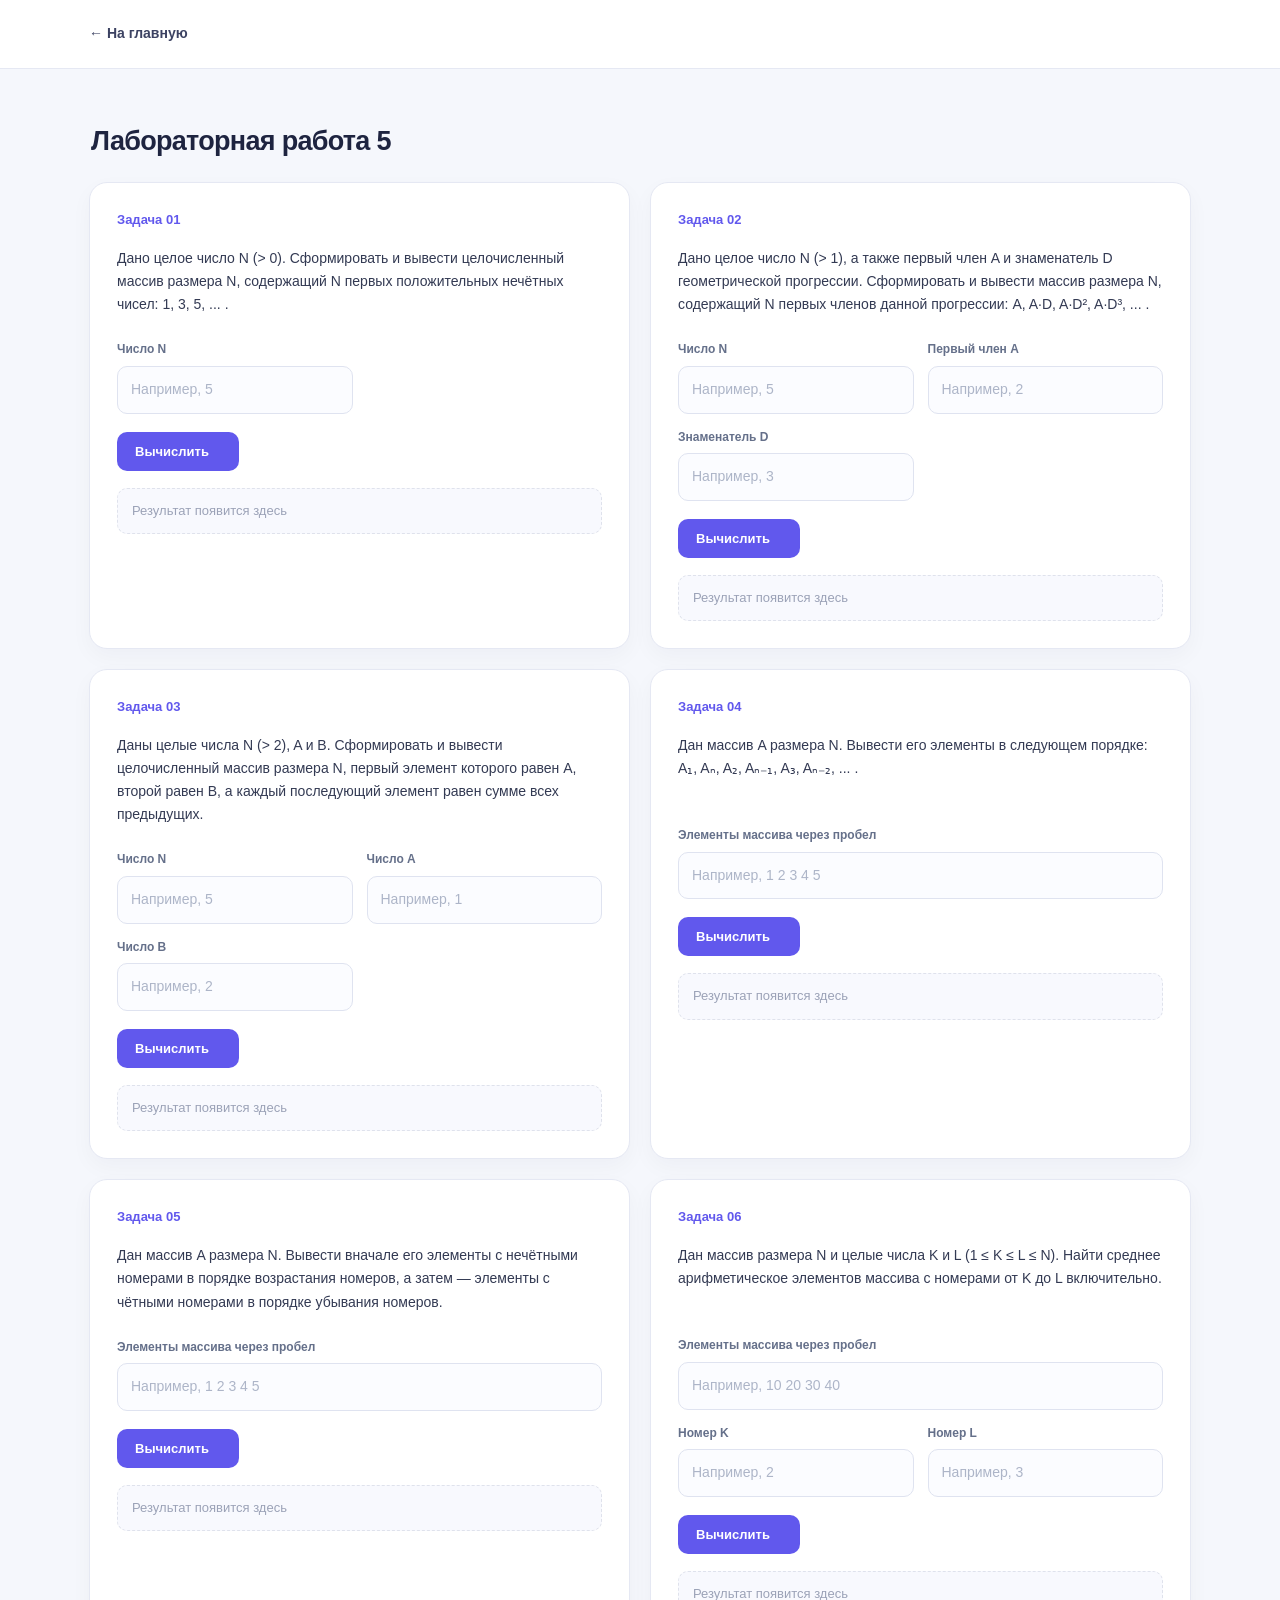
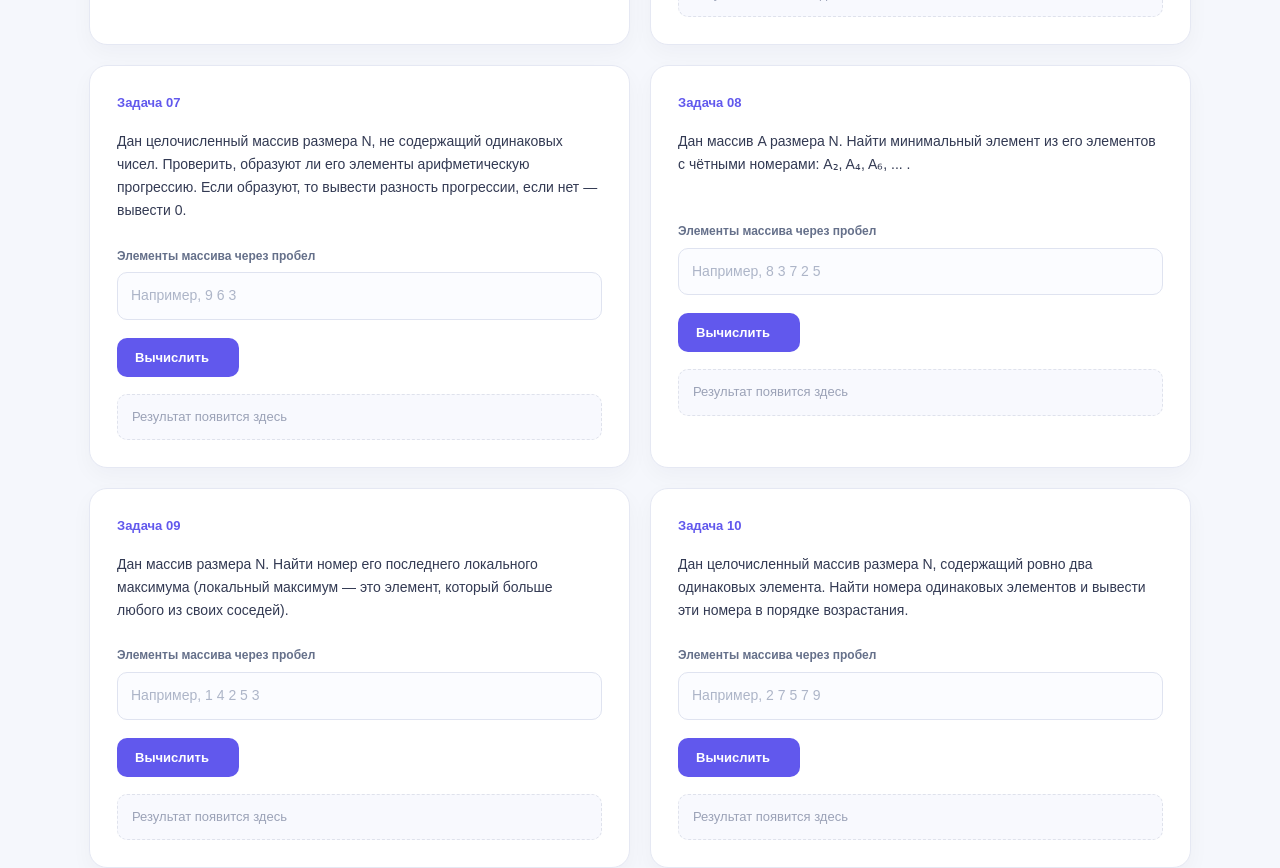
<file: lab-05/index.html>
<!DOCTYPE html>
<html lang="ru">
<head>
  <meta charset="UTF-8">
  <meta name="viewport" content="width=device-width, initial-scale=1.0">
  <title>Лабораторная №5 — Массивы</title>
  <link rel="stylesheet" href="style.css">
  <script src="script.js" defer></script>
</head>
<body>
  <header class="topbar">
    <div class="shell topbar__inner">
      <a class="back-link" href="../index.html">← На главную</a>
    </div>
  </header>

  <main class="shell">
    <div class="section-heading">
      <div>
        <h2>Лабораторная работа 5</h2>
      </div>
    </div>

    <section class="task-grid">

      <article class="task-card" id="task-1">
        <div class="task-card__meta">
          <span class="task-number">Задача 01</span>
        </div>
        <p class="condition">Дано целое число N (&gt; 0). Сформировать и вывести целочисленный массив размера N, содержащий N первых положительных нечётных чисел: 1, 3, 5, ... .</p>
        <form onsubmit="task1(event)">
          <div class="fields">
            <label class="field" for="t1-n">
              <span>Число N</span>
              <input id="t1-n" type="number" step="1" min="1" max="100" placeholder="Например, 5" required>
            </label>
          </div>
          <button type="submit">Вычислить <span aria-hidden="true"> </button>
          <output class="result" id="result1" aria-live="polite">Результат появится здесь</output>
        </form>
      </article>

      <article class="task-card" id="task-2">
        <div class="task-card__meta">
          <span class="task-number">Задача 02</span>
        </div>
        <p class="condition">Дано целое число N (&gt; 1), а также первый член A и знаменатель D геометрической прогрессии. Сформировать и вывести массив размера N, содержащий N первых членов данной прогрессии: A, A·D, A·D², A·D³, ... .</p>
        <form onsubmit="task2(event)">
          <div class="fields">
            <label class="field" for="t2-n">
              <span>Число N</span>
              <input id="t2-n" type="number" step="1" min="2" max="50" placeholder="Например, 5" required>
            </label>
            <label class="field" for="t2-a">
              <span>Первый член A</span>
              <input id="t2-a" type="number" step="any" placeholder="Например, 2" required>
            </label>
            <label class="field" for="t2-d">
              <span>Знаменатель D</span>
              <input id="t2-d" type="number" step="any" placeholder="Например, 3" required>
            </label>
          </div>
          <button type="submit">Вычислить <span aria-hidden="true"> </button>
          <output class="result" id="result2" aria-live="polite">Результат появится здесь</output>
        </form>
      </article>

      <article class="task-card" id="task-3">
        <div class="task-card__meta">
          <span class="task-number">Задача 03</span>
        </div>
        <p class="condition">Даны целые числа N (&gt; 2), A и B. Сформировать и вывести целочисленный массив размера N, первый элемент которого равен A, второй равен B, а каждый последующий элемент равен сумме всех предыдущих.</p>
        <form onsubmit="task3(event)">
          <div class="fields">
            <label class="field" for="t3-n">
              <span>Число N</span>
              <input id="t3-n" type="number" step="1" min="3" max="50" placeholder="Например, 5" required>
            </label>
            <label class="field" for="t3-a">
              <span>Число A</span>
              <input id="t3-a" type="number" step="1" placeholder="Например, 1" required>
            </label>
            <label class="field" for="t3-b">
              <span>Число B</span>
              <input id="t3-b" type="number" step="1" placeholder="Например, 2" required>
            </label>
          </div>
          <button type="submit">Вычислить <span aria-hidden="true"> </button>
          <output class="result" id="result3" aria-live="polite">Результат появится здесь</output>
        </form>
      </article>

      <article class="task-card" id="task-4">
        <div class="task-card__meta">
          <span class="task-number">Задача 04</span>
        </div>
        <p class="condition">Дан массив A размера N. Вывести его элементы в следующем порядке: A₁, Aₙ, A₂, Aₙ₋₁, A₃, Aₙ₋₂, ... .</p>
        <form onsubmit="task4(event)">
          <div class="fields">
            <label class="field field--full" for="t4-arr">
              <span>Элементы массива через пробел</span>
              <input id="t4-arr" type="text" placeholder="Например, 1 2 3 4 5" required>
            </label>
          </div>
          <button type="submit">Вычислить <span aria-hidden="true"> </button>
          <output class="result" id="result4" aria-live="polite">Результат появится здесь</output>
        </form>
      </article>

      <article class="task-card" id="task-5">
        <div class="task-card__meta">
          <span class="task-number">Задача 05</span>
        </div>
        <p class="condition">Дан массив A размера N. Вывести вначале его элементы с нечётными номерами в порядке возрастания номеров, а затем — элементы с чётными номерами в порядке убывания номеров.</p>
        <form onsubmit="task5(event)">
          <div class="fields">
            <label class="field field--full" for="t5-arr">
              <span>Элементы массива через пробел</span>
              <input id="t5-arr" type="text" placeholder="Например, 1 2 3 4 5" required>
            </label>
          </div>
          <button type="submit">Вычислить <span aria-hidden="true"> </button>
          <output class="result" id="result5" aria-live="polite">Результат появится здесь</output>
        </form>
      </article>

      <article class="task-card" id="task-6">
        <div class="task-card__meta">
          <span class="task-number">Задача 06</span>
        </div>
        <p class="condition">Дан массив размера N и целые числа K и L (1 ≤ K ≤ L ≤ N). Найти среднее арифметическое элементов массива с номерами от K до L включительно.</p>
        <form onsubmit="task6(event)">
          <div class="fields">
            <label class="field field--full" for="t6-arr">
              <span>Элементы массива через пробел</span>
              <input id="t6-arr" type="text" placeholder="Например, 10 20 30 40" required>
            </label>
            <label class="field" for="t6-k">
              <span>Номер K</span>
              <input id="t6-k" type="number" step="1" min="1" placeholder="Например, 2" required>
            </label>
            <label class="field" for="t6-l">
              <span>Номер L</span>
              <input id="t6-l" type="number" step="1" min="1" placeholder="Например, 3" required>
            </label>
          </div>
          <button type="submit">Вычислить <span aria-hidden="true"> </button>
          <output class="result" id="result6" aria-live="polite">Результат появится здесь</output>
        </form>
      </article>

      <article class="task-card" id="task-7">
        <div class="task-card__meta">
          <span class="task-number">Задача 07</span>
        </div>
        <p class="condition">Дан целочисленный массив размера N, не содержащий одинаковых чисел. Проверить, образуют ли его элементы арифметическую прогрессию. Если образуют, то вывести разность прогрессии, если нет — вывести 0.</p>
        <form onsubmit="task7(event)">
          <div class="fields">
            <label class="field field--full" for="t7-arr">
              <span>Элементы массива через пробел</span>
              <input id="t7-arr" type="text" placeholder="Например, 9 6 3" required>
            </label>
          </div>
          <button type="submit">Вычислить <span aria-hidden="true"> </button>
          <output class="result" id="result7" aria-live="polite">Результат появится здесь</output>
        </form>
      </article>

      <article class="task-card" id="task-8">
        <div class="task-card__meta">
          <span class="task-number">Задача 08</span>
        </div>
        <p class="condition">Дан массив A размера N. Найти минимальный элемент из его элементов с чётными номерами: A₂, A₄, A₆, ... .</p>
        <form onsubmit="task8(event)">
          <div class="fields">
            <label class="field field--full" for="t8-arr">
              <span>Элементы массива через пробел</span>
              <input id="t8-arr" type="text" placeholder="Например, 8 3 7 2 5" required>
            </label>
          </div>
          <button type="submit">Вычислить <span aria-hidden="true"> </button>
          <output class="result" id="result8" aria-live="polite">Результат появится здесь</output>
        </form>
      </article>

      <article class="task-card" id="task-9">
        <div class="task-card__meta">
          <span class="task-number">Задача 09</span>
        </div>
        <p class="condition">Дан массив размера N. Найти номер его последнего локального максимума (локальный максимум — это элемент, который больше любого из своих соседей).</p>
        <form onsubmit="task9(event)">
          <div class="fields">
            <label class="field field--full" for="t9-arr">
              <span>Элементы массива через пробел</span>
              <input id="t9-arr" type="text" placeholder="Например, 1 4 2 5 3" required>
            </label>
          </div>
          <button type="submit">Вычислить <span aria-hidden="true"> </button>
          <output class="result" id="result9" aria-live="polite">Результат появится здесь</output>
        </form>
      </article>

      <article class="task-card" id="task-10">
        <div class="task-card__meta">
          <span class="task-number">Задача 10</span>
        </div>
        <p class="condition">Дан целочисленный массив размера N, содержащий ровно два одинаковых элемента. Найти номера одинаковых элементов и вывести эти номера в порядке возрастания.</p>
        <form onsubmit="task10(event)">
          <div class="fields">
            <label class="field field--full" for="t10-arr">
              <span>Элементы массива через пробел</span>
              <input id="t10-arr" type="text" placeholder="Например, 2 7 5 7 9" required>
            </label>
          </div>
          <button type="submit">Вычислить <span aria-hidden="true"> </button>
          <output class="result" id="result10" aria-live="polite">Результат появится здесь</output>
        </form>
      </article>

    </section>
  </main>
</body>
</html>
</file>
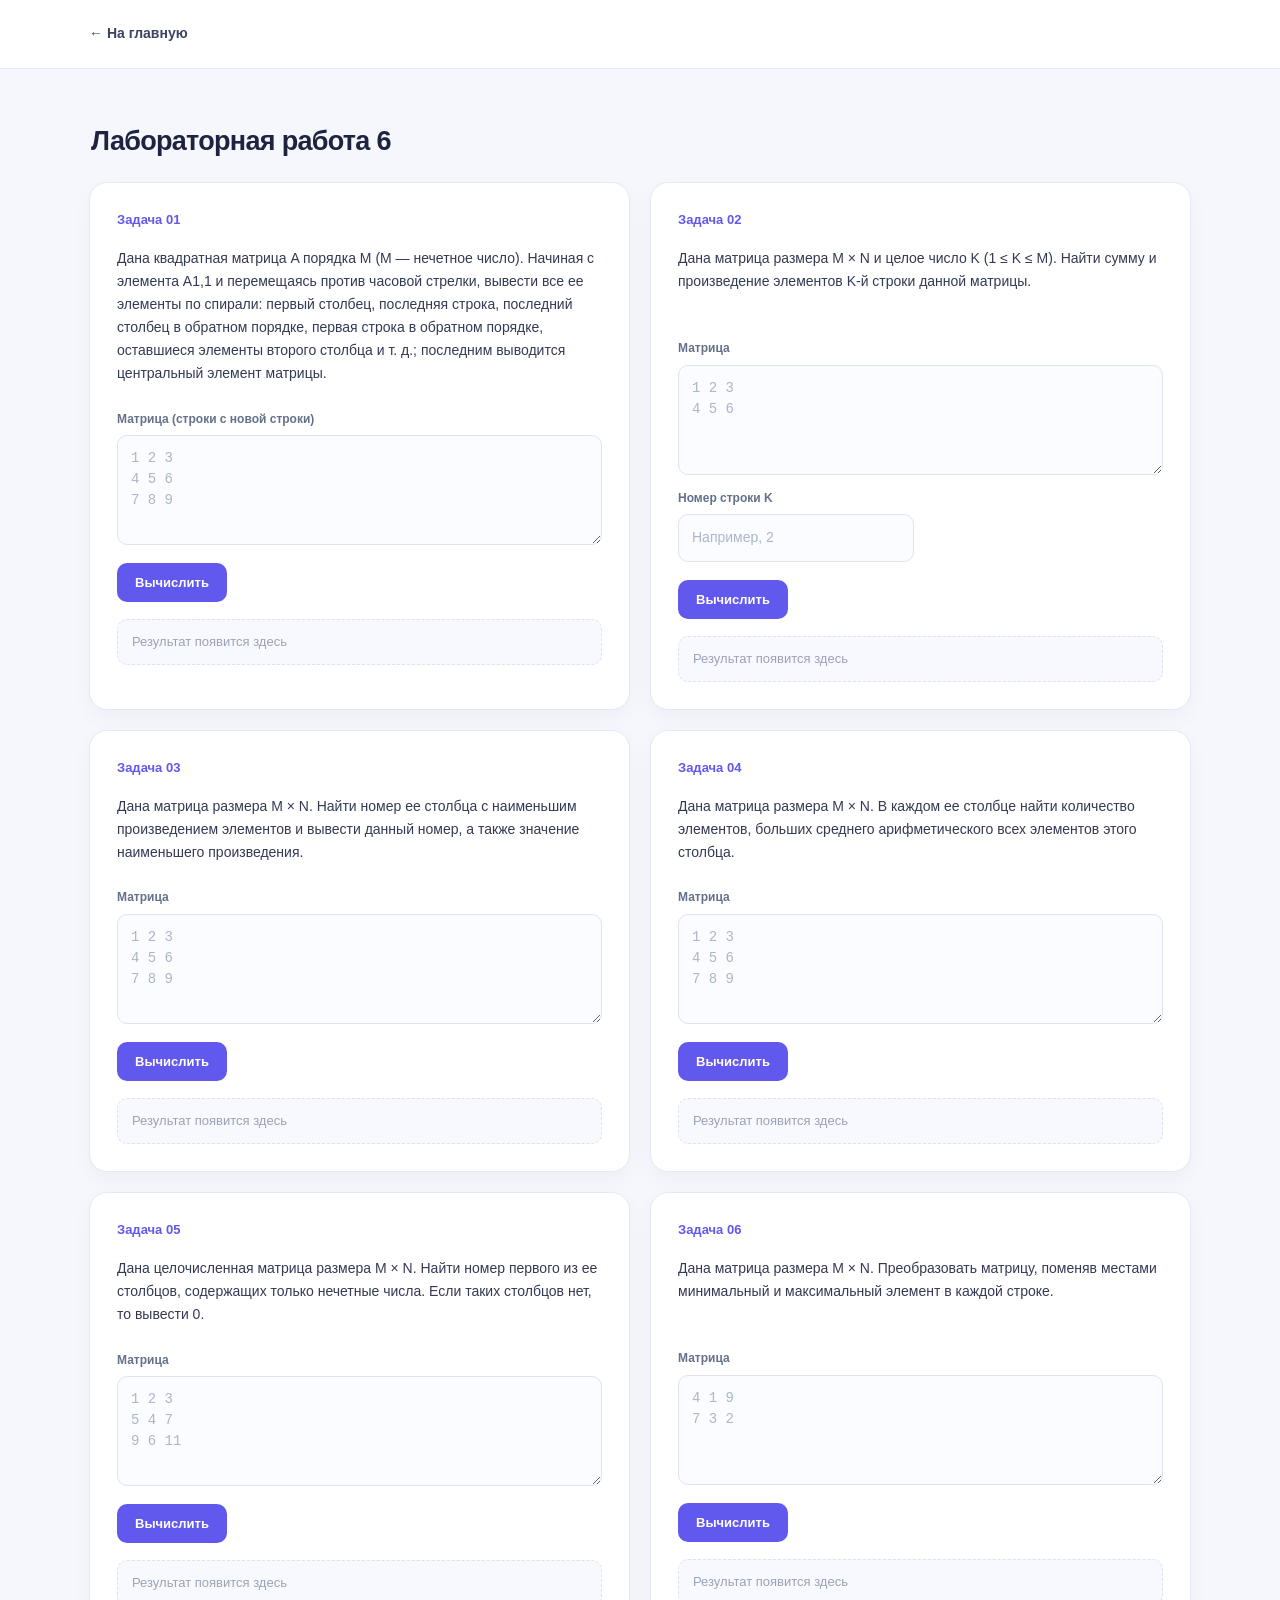
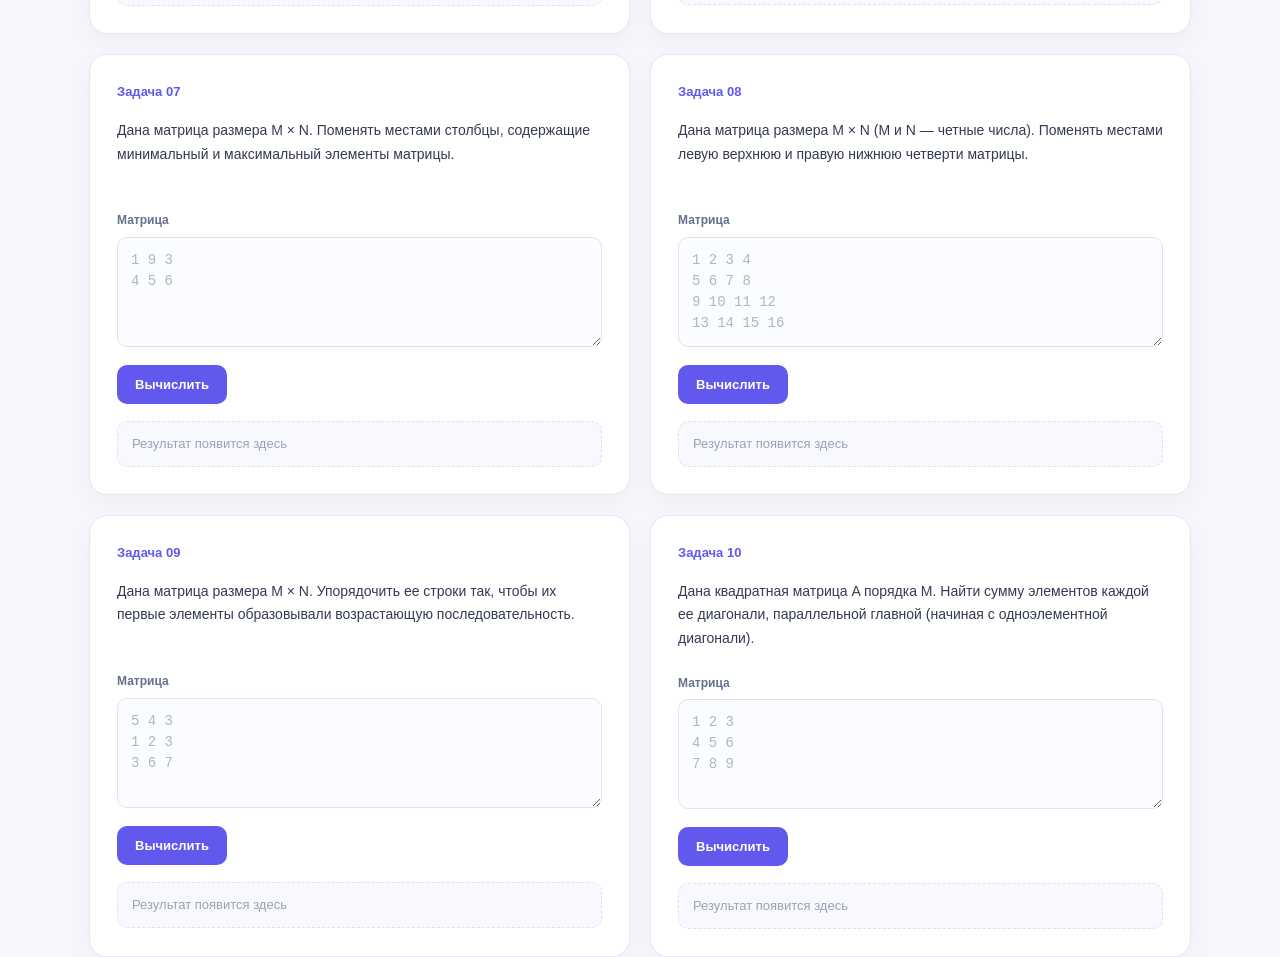
<file: lab-06/index.html>
<!DOCTYPE html>
<html lang="ru">
<head>
  <meta charset="UTF-8">
  <meta name="viewport" content="width=device-width, initial-scale=1.0">
  <title>Лабораторная №6 — Матрицы</title>
  <link rel="stylesheet" href="style.css">
  <script src="script.js" defer></script>
</head>
<body>
  <header class="topbar">
    <div class="shell topbar__inner">
      <a class="back-link" href="../index.html">← На главную</a>
    </div>
  </header>

  <main class="shell">
    

    <div class="section-heading">
      <div>
        <h2>Лабораторная работа 6</h2>
      </div>
    </div>

    <section class="task-grid">

      <article class="task-card" id="task-1">
        <div class="task-card__meta">
          <span class="task-number">Задача 01</span>
        </div>
        <p class="condition">Дана квадратная матрица A порядка M (M — нечетное число). Начиная с элемента A1,1 и перемещаясь против часовой стрелки, вывести все ее элементы по спирали: первый столбец, последняя строка, последний столбец в обратном порядке, первая строка в обратном порядке, оставшиеся элементы второго столбца и т. д.; последним выводится центральный элемент матрицы.</p>
        <form onsubmit="task1(event)">
          <div class="fields">
            <label class="field field--full" for="t1-matrix">
              <span>Матрица (строки с новой строки)</span>
              <textarea id="t1-matrix" rows="3" placeholder="1 2 3&#10;4 5 6&#10;7 8 9" required></textarea>
            </label>
          </div>
          <button type="submit">Вычислить  </button>
          <output class="result" id="result1">Результат появится здесь</output>
        </form>
      </article>

      <article class="task-card" id="task-2">
        <div class="task-card__meta">
          <span class="task-number">Задача 02</span>
        </div>
        <p class="condition">Дана матрица размера M × N и целое число K (1 ≤ K ≤ M). Найти сумму и произведение элементов K-й строки данной матрицы.</p>
        <form onsubmit="task2(event)">
          <div class="fields">
            <label class="field field--full" for="t2-matrix">
              <span>Матрица</span>
              <textarea id="t2-matrix" rows="3" placeholder="1 2 3&#10;4 5 6" required></textarea>
            </label>
            <label class="field" for="t2-k">
              <span>Номер строки K</span>
              <input id="t2-k" type="number" step="1" min="1" placeholder="Например, 2" required>
            </label>
          </div>
          <button type="submit">Вычислить  </button>
          <output class="result" id="result2">Результат появится здесь</output>
        </form>
      </article>

      <article class="task-card" id="task-3">
        <div class="task-card__meta">
          <span class="task-number">Задача 03</span>
        </div>
        <p class="condition">Дана матрица размера M × N. Найти номер ее столбца с наименьшим произведением элементов и вывести данный номер, а также значение наименьшего произведения.</p>
        <form onsubmit="task3(event)">
          <div class="fields">
            <label class="field field--full" for="t3-matrix">
              <span>Матрица</span>
              <textarea id="t3-matrix" rows="3" placeholder="1 2 3&#10;4 5 6&#10;7 8 9" required></textarea>
            </label>
          </div>
          <button type="submit">Вычислить  </button>
          <output class="result" id="result3">Результат появится здесь</output>
        </form>
      </article>

      <article class="task-card" id="task-4">
        <div class="task-card__meta">
          <span class="task-number">Задача 04</span>
        </div>
        <p class="condition">Дана матрица размера M × N. В каждом ее столбце найти количество элементов, больших среднего арифметического всех элементов этого столбца.</p>
        <form onsubmit="task4(event)">
          <div class="fields">
            <label class="field field--full" for="t4-matrix">
              <span>Матрица</span>
              <textarea id="t4-matrix" rows="3" placeholder="1 2 3&#10;4 5 6&#10;7 8 9" required></textarea>
            </label>
          </div>
          <button type="submit">Вычислить  </button>
          <output class="result" id="result4">Результат появится здесь</output>
        </form>
      </article>

      <article class="task-card" id="task-5">
        <div class="task-card__meta">
          <span class="task-number">Задача 05</span>
        </div>
        <p class="condition">Дана целочисленная матрица размера M × N. Найти номер первого из ее столбцов, содержащих только нечетные числа. Если таких столбцов нет, то вывести 0.</p>
        <form onsubmit="task5(event)">
          <div class="fields">
            <label class="field field--full" for="t5-matrix">
              <span>Матрица</span>
              <textarea id="t5-matrix" rows="3" placeholder="1 2 3&#10;5 4 7&#10;9 6 11" required></textarea>
            </label>
          </div>
          <button type="submit">Вычислить  </button>
          <output class="result" id="result5">Результат появится здесь</output>
        </form>
      </article>

      <article class="task-card" id="task-6">
        <div class="task-card__meta">
          <span class="task-number">Задача 06</span>
        </div>
        <p class="condition">Дана матрица размера M × N. Преобразовать матрицу, поменяв местами минимальный и максимальный элемент в каждой строке.</p>
        <form onsubmit="task6(event)">
          <div class="fields">
            <label class="field field--full" for="t6-matrix">
              <span>Матрица</span>
              <textarea id="t6-matrix" rows="3" placeholder="4 1 9&#10;7 3 2" required></textarea>
            </label>
          </div>
          <button type="submit">Вычислить  </button>
          <output class="result" id="result6">Результат появится здесь</output>
        </form>
      </article>

      <article class="task-card" id="task-7">
        <div class="task-card__meta">
          <span class="task-number">Задача 07</span>
        </div>
        <p class="condition">Дана матрица размера M × N. Поменять местами столбцы, содержащие минимальный и максимальный элементы матрицы.</p>
        <form onsubmit="task7(event)">
          <div class="fields">
            <label class="field field--full" for="t7-matrix">
              <span>Матрица</span>
              <textarea id="t7-matrix" rows="3" placeholder="1 9 3&#10;4 5 6" required></textarea>
            </label>
          </div>
          <button type="submit">Вычислить  </button>
          <output class="result" id="result7">Результат появится здесь</output>
        </form>
      </article>

      <article class="task-card" id="task-8">
        <div class="task-card__meta">
          <span class="task-number">Задача 08</span>
        </div>
        <p class="condition">Дана матрица размера M × N (M и N — четные числа). Поменять местами левую верхнюю и правую нижнюю четверти матрицы.</p>
        <form onsubmit="task8(event)">
          <div class="fields">
            <label class="field field--full" for="t8-matrix">
              <span>Матрица</span>
              <textarea id="t8-matrix" rows="4" placeholder="1 2 3 4&#10;5 6 7 8&#10;9 10 11 12&#10;13 14 15 16" required></textarea>
            </label>
          </div>
          <button type="submit">Вычислить  </button>
          <output class="result" id="result8">Результат появится здесь</output>
        </form>
      </article>

      <article class="task-card" id="task-9">
        <div class="task-card__meta">
          <span class="task-number">Задача 09</span>
        </div>
        <p class="condition">Дана матрица размера M × N. Упорядочить ее строки так, чтобы их первые элементы образовывали возрастающую последовательность.</p>
        <form onsubmit="task9(event)">
          <div class="fields">
            <label class="field field--full" for="t9-matrix">
              <span>Матрица</span>
              <textarea id="t9-matrix" rows="3" placeholder="5 4 3&#10;1 2 3&#10;3 6 7" required></textarea>
            </label>
          </div>
          <button type="submit">Вычислить  </button>
          <output class="result" id="result9">Результат появится здесь</output>
        </form>
      </article>

      <article class="task-card" id="task-10">
        <div class="task-card__meta">
          <span class="task-number">Задача 10</span>
        </div>
        <p class="condition">Дана квадратная матрица A порядка M. Найти сумму элементов каждой ее диагонали, параллельной главной (начиная с одноэлементной диагонали).</p>
        <form onsubmit="task10(event)">
          <div class="fields">
            <label class="field field--full" for="t10-matrix">
              <span>Матрица</span>
              <textarea id="t10-matrix" rows="3" placeholder="1 2 3&#10;4 5 6&#10;7 8 9" required></textarea>
            </label>
          </div>
          <button type="submit">Вычислить  </button>
          <output class="result" id="result10">Результат появится здесь</output>
        </form>
      </article>

    </section>
  </main>
</body>
</html>
</file>
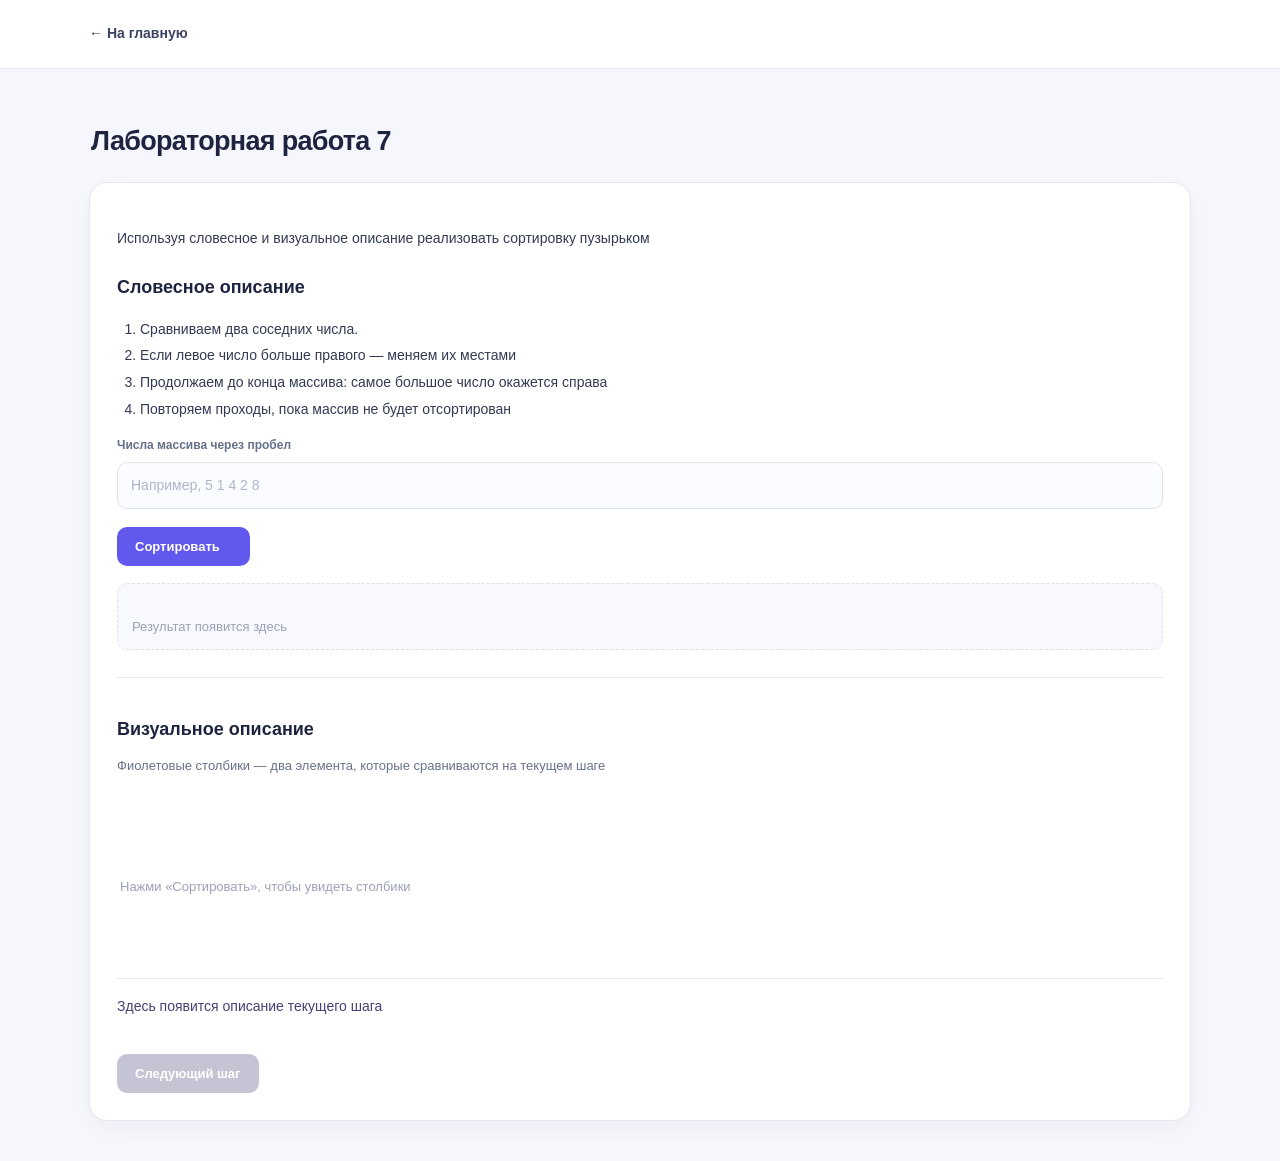
<file: lab-07/index.html>
<!DOCTYPE html>
<html lang="ru">
<head>
  <meta charset="UTF-8">
  <meta name="viewport" content="width=device-width, initial-scale=1.0">
  <title>Лабораторная №7 — Сортировка пузырьком</title>
  <link rel="stylesheet" href="style.css">
  <script src="script.js" defer></script>
</head>
<body>
  <header class="topbar">
    <div class="shell topbar__inner">
      <a class="back-link" href="../index.html">← На главную</a>
    </div>
  </header>

  <main class="shell">
    <div class="section-heading">
      <div>
        <h2>Лабораторная работа 7</h2>
      </div>
    </div>

    <section class="task-grid">
      <article class="task-card task-card--wide" id="task-1">
        <div class="task-card__meta">
        </div>

        <p class="condition">
          Используя словесное и визуальное описание реализовать сортировку пузырьком
        </p>

        <h3>Словесное описание</h3>
        <ol class="description-list">
          <li>Сравниваем два соседних числа.</li>
          <li>Если левое число больше правого — меняем их местами</li>
          <li>Продолжаем до конца массива: самое большое число окажется справа</li>
          <li>Повторяем проходы, пока массив не будет отсортирован</li>
        </ol>

        <form onsubmit="task1(event)">
          <div class="fields">
            <label class="field field--full" for="t1-array">
              <span>Числа массива через пробел</span>
              <input id="t1-array" type="text" placeholder="Например, 5 1 4 2 8" required>
            </label>
          </div>

          <button type="submit">
            Сортировать <span aria-hidden="true"> </span>
          </button>

          <output class="result" id="result1" aria-live="polite">
            Результат появится здесь
          </output>
        </form>

        <div class="visualization">
          <h3>Визуальное описание</h3>
          <p class="visualization__hint">
            Фиолетовые столбики — два элемента, которые сравниваются на текущем шаге
          </p>

          <div class="bars" id="bars" aria-label="Визуализация массива">
            <p class="bars__empty">
              Нажми «Сортировать», чтобы увидеть столбики
            </p>
          </div>

          <p class="step-info" id="step-info" aria-live="polite">
            Здесь появится описание текущего шага
          </p>

          <button type="button" id="next-step" onclick="nextStep()" disabled>
            Следующий шаг  
          </button>
        </div>
      </article>
    </section>

    <footer class="footer">
    </footer>
  </main>
</body>
</html>
</file>
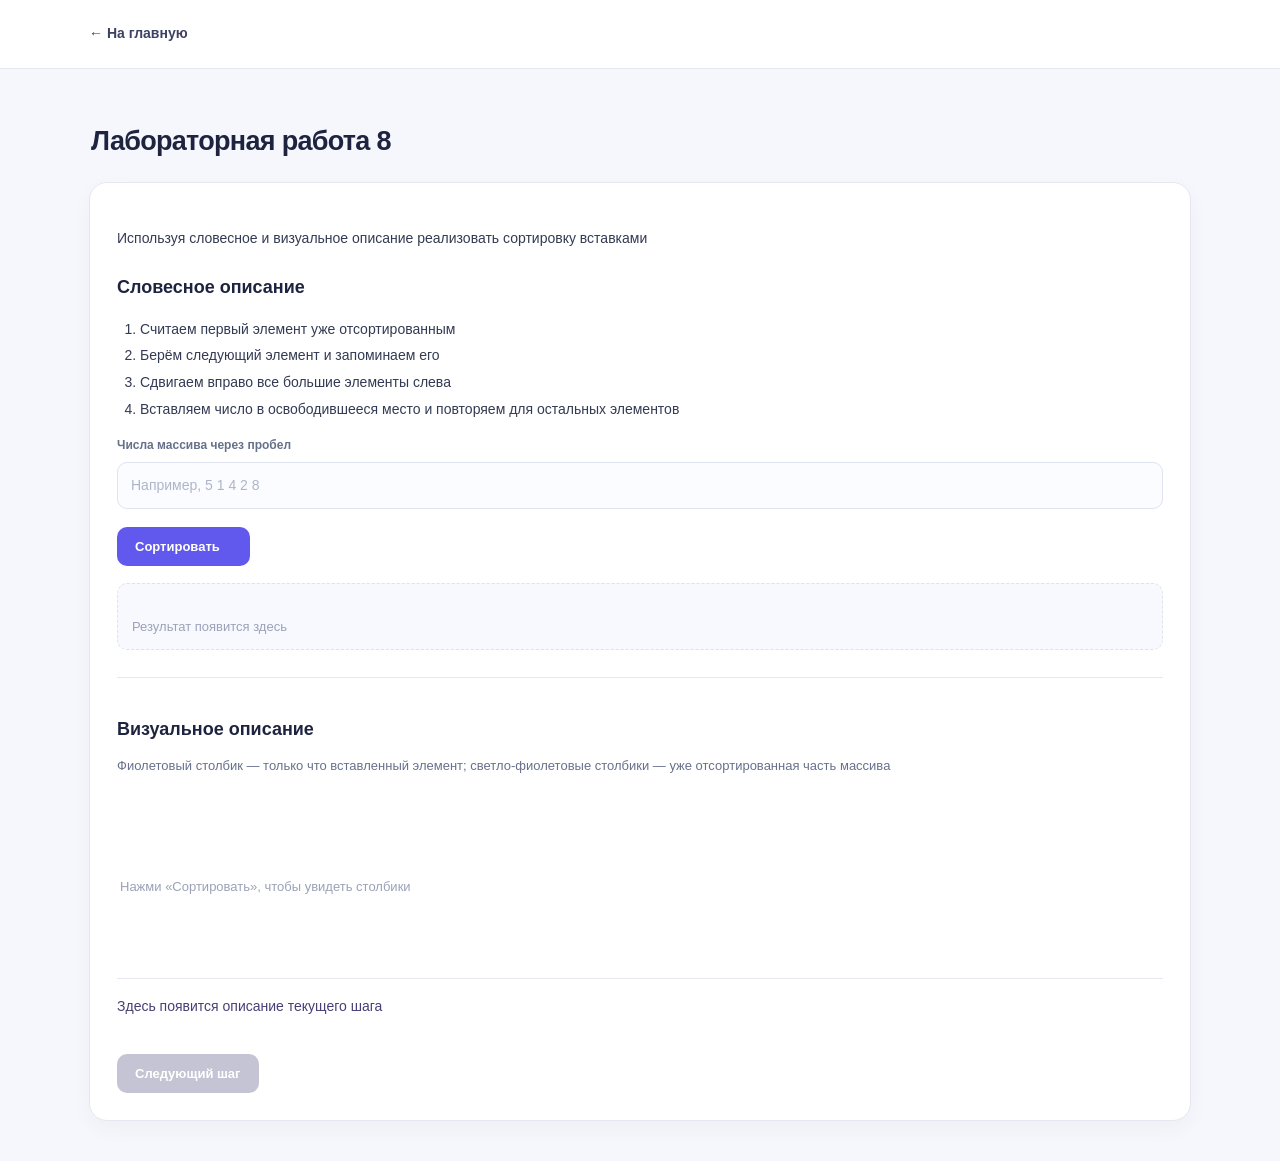
<file: lab-08/index.html>
<!DOCTYPE html>
<html lang="ru">
<head>
  <meta charset="UTF-8">
  <meta name="viewport" content="width=device-width, initial-scale=1.0">
  <title>Лабораторная №8 — Сортировка вставками</title>
  <link rel="stylesheet" href="style.css">
  <script src="script.js" defer></script>
</head>
<body>
  <header class="topbar">
    <div class="shell topbar__inner">
      <a class="back-link" href="../index.html">← На главную</a>
    </div>
  </header>

  <main class="shell">
    

    <div class="section-heading">
      <div>
        <h2>Лабораторная работа 8</h2>
      </div>
    </div>

    <section class="task-grid">
      <article class="task-card task-card--wide" id="task-1">
        <div class="task-card__meta">
        </div>

        <p class="condition">
          Используя словесное и визуальное описание реализовать сортировку вставками
        </p>

        <h3>Словесное описание</h3>
        <ol class="description-list">
          <li>Считаем первый элемент уже отсортированным</li>
          <li>Берём следующий элемент и запоминаем его</li>
          <li>Сдвигаем вправо все большие элементы слева</li>
          <li>Вставляем число в освободившееся место и повторяем для остальных элементов</li>
        </ol>

        <form onsubmit="task1(event)">
          <div class="fields">
            <label class="field field--full" for="t1-array">
              <span>Числа массива через пробел</span>
              <input id="t1-array" type="text" placeholder="Например, 5 1 4 2 8" required>
            </label>
          </div>

          <button type="submit">
            Сортировать <span aria-hidden="true">
          </button>

          <output class="result" id="result1" aria-live="polite">
            Результат появится здесь
          </output>
        </form>

        <div class="visualization">
          <h3>Визуальное описание</h3>
          <p class="visualization__hint">
            Фиолетовый столбик — только что вставленный элемент;
            светло-фиолетовые столбики — уже отсортированная часть массива
          </p>

          <div class="bars" id="bars" aria-label="Визуализация массива">
            <p class="bars__empty">
              Нажми «Сортировать», чтобы увидеть столбики
            </p>
          </div>

          <p class="step-info" id="step-info" aria-live="polite">
            Здесь появится описание текущего шага
          </p>

          <button type="button" id="next-step" onclick="nextStep()" disabled>
            Следующий шаг 
          </button>
        </div>
      </article>
    </section>

    <footer class="footer">
    </footer>
  </main>
</body>
</html>
</file>
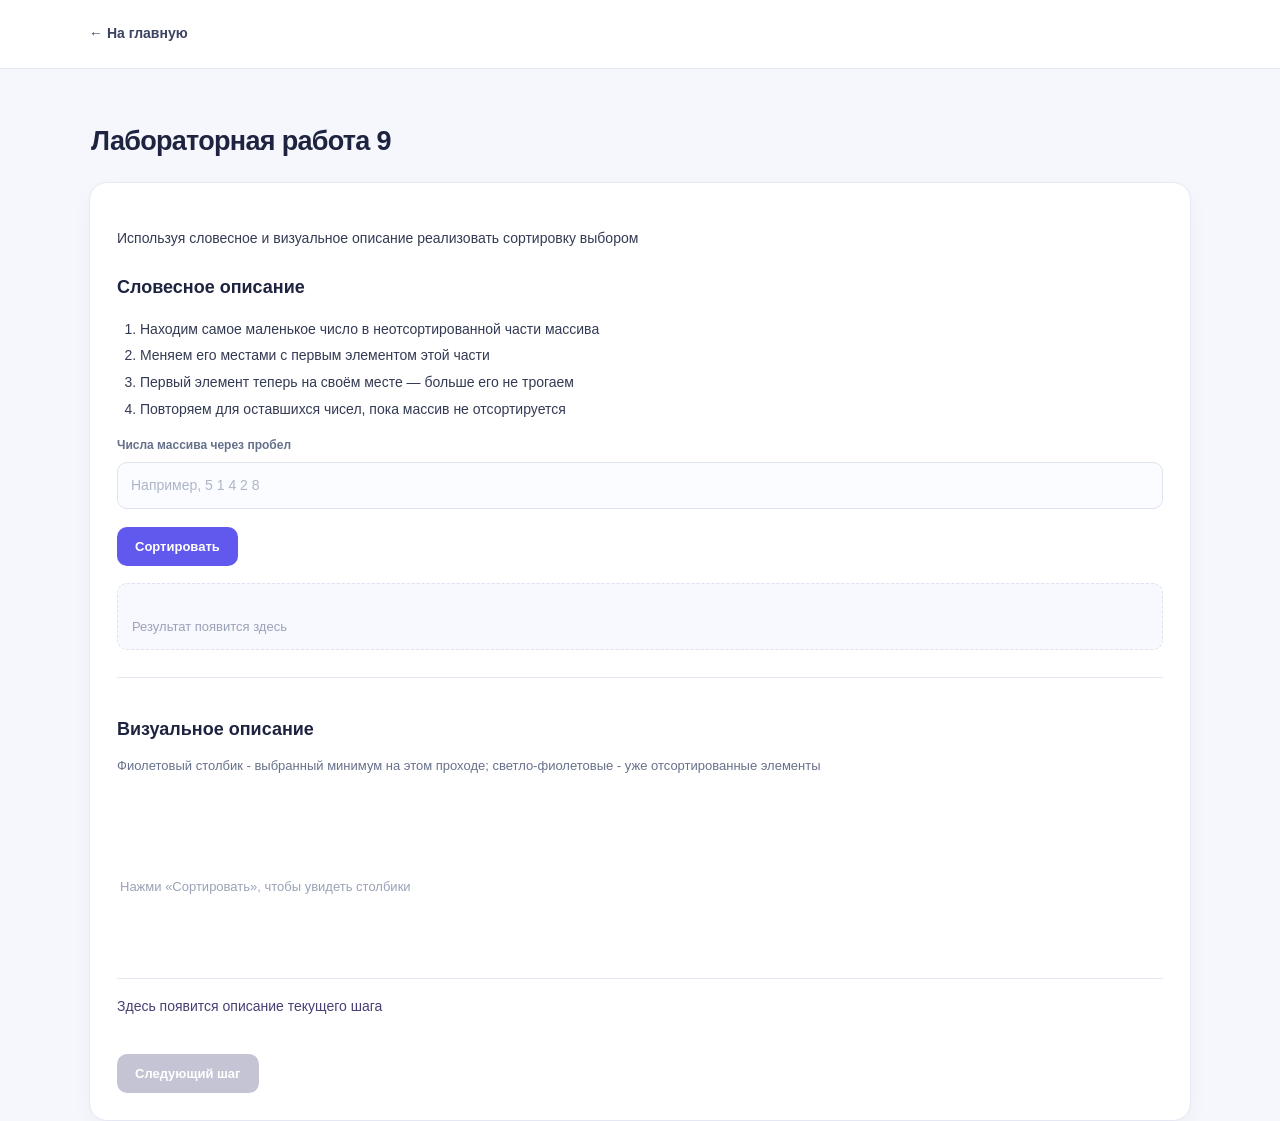
<file: lab-09/index.html>
<!DOCTYPE html>
<html lang="ru">
<head>
  <meta charset="UTF-8">
  <meta name="viewport" content="width=device-width, initial-scale=1.0">
  <title>Лабораторная №9 — Сортировка выбором</title>
  <link rel="stylesheet" href="style.css">
  <script src="script.js" defer></script>
</head>
<body>
  <header class="topbar">
    <div class="shell topbar__inner">
      <a class="back-link" href="../index.html">← На главную</a>
    </div>
  </header>

  <main class="shell">
    <div class="section-heading">
      <div>
        <h2>Лабораторная работа 9</h2>
      </div>
    </div>

    <section class="task-grid">
      <article class="task-card task-card--wide" id="task-1">
        <div class="task-card__meta">
        </div>

        <p class="condition">
          Используя словесное и визуальное описание реализовать сортировку выбором
        </p>

        <h3>Словесное описание</h3>
        <ol class="description-list">
          <li>Находим самое маленькое число в неотсортированной части массива</li>
          <li>Меняем его местами с первым элементом этой части</li>
          <li>Первый элемент теперь на своём месте — больше его не трогаем</li>
          <li>Повторяем для оставшихся чисел, пока массив не отсортируется</li>
        </ol>

        <form onsubmit="task1(event)">
          <div class="fields">
            <label class="field field--full" for="t1-array">
              <span>Числа массива через пробел</span>
              <input id="t1-array" type="text"
                     placeholder="Например, 5 1 4 2 8" required>
            </label>
          </div>

          <button type="submit">Сортировать</button>

          <output class="result" id="result1" aria-live="polite">
            Результат появится здесь
          </output>
        </form>

        <div class="visualization">
          <h3>Визуальное описание</h3>
          <p class="visualization__hint">
            Фиолетовый столбик - выбранный минимум на этом проходе;
            светло-фиолетовые - уже отсортированные элементы
          </p>

          <div class="bars" id="bars" aria-label="Визуализация массива">
            <p class="bars__empty">
              Нажми «Сортировать», чтобы увидеть столбики
            </p>
          </div>

          <p class="step-info" id="step-info" aria-live="polite">
            Здесь появится описание текущего шага
          </p>

          <button type="button" id="next-step" onclick="nextStep()" disabled>Следующий шаг</button>
        </div>
      </article>
    </section>
  </main>
</body>
</html>
</file>
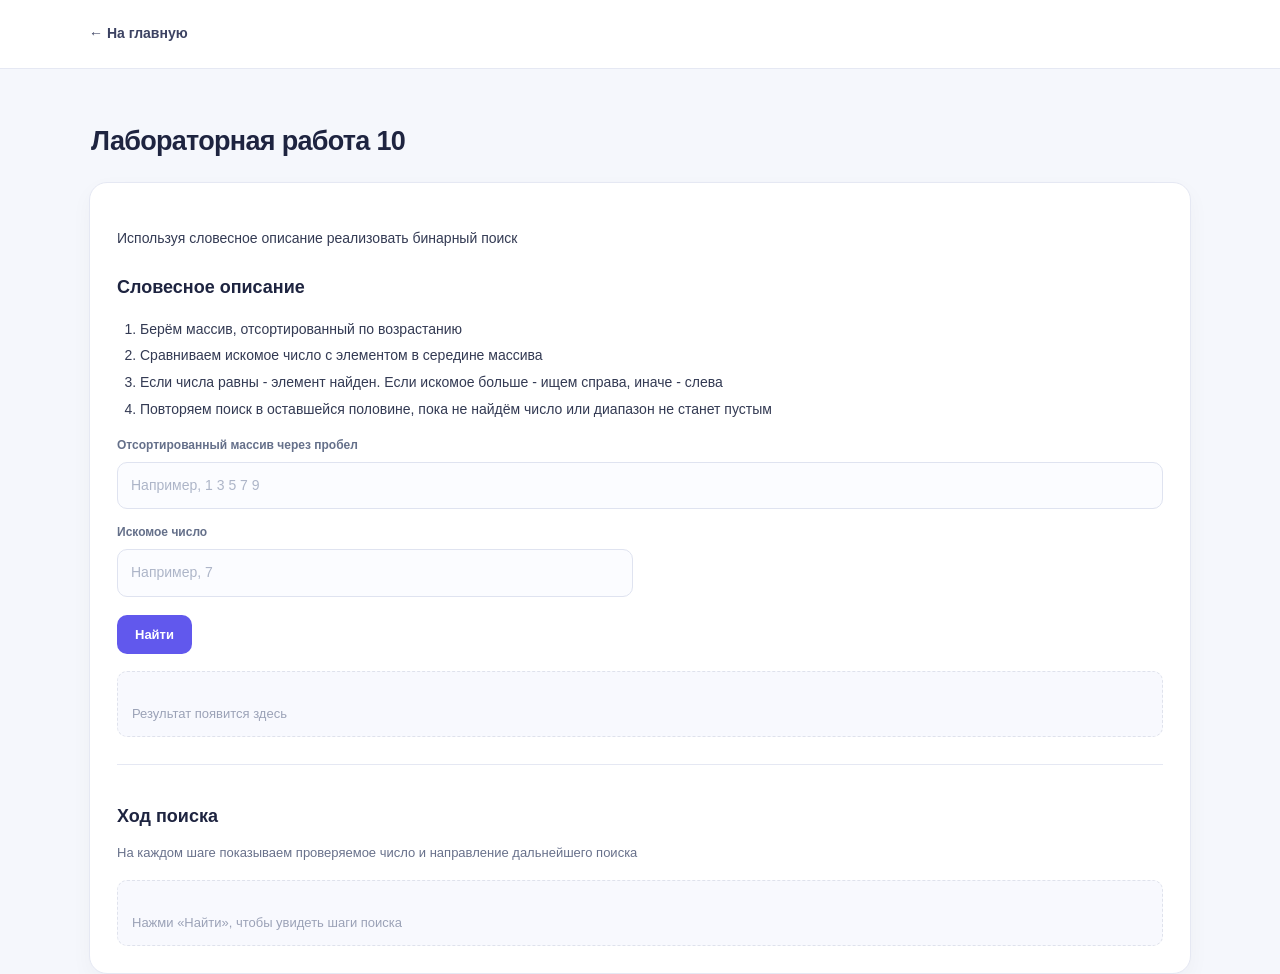
<file: lab-10/index.html>
<!DOCTYPE html>
<html lang="ru">
<head>
  <meta charset="UTF-8">
  <meta name="viewport" content="width=device-width, initial-scale=1.0">
  <title>Лабораторная №10 — Бинарный поиск</title>
  <link rel="stylesheet" href="style.css">
  <script src="script.js" defer></script>
</head>
<body>
  <header class="topbar">
    <div class="shell topbar__inner">
      <a class="back-link" href="../index.html">← На главную</a>
    </div>
  </header>

  <main class="shell">

    <div class="section-heading">
      <div>
        <h2>Лабораторная работа 10</h2>
      </div>
    </div>

    <section class="task-grid">
      <article class="task-card task-card--wide" id="task-1">
        <div class="task-card__meta">
        </div>

        <p class="condition">
          Используя словесное описание реализовать бинарный поиск
        </p>

        <h3>Словесное описание</h3>
        <ol class="description-list">
          <li>Берём массив, отсортированный по возрастанию</li>
          <li>Сравниваем искомое число с элементом в середине массива</li>
          <li>Если числа равны - элемент найден. Если искомое больше - ищем справа, иначе - слева</li>
          <li>Повторяем поиск в оставшейся половине, пока не найдём число или диапазон не станет пустым</li>
        </ol>

        <form onsubmit="task1(event)">
          <div class="fields">
            <label class="field field--full" for="t1-array">
              <span>Отсортированный массив через пробел</span>
              <input id="t1-array" type="text"
                     placeholder="Например, 1 3 5 7 9" required>
            </label>

            <label class="field" for="t1-target">
              <span>Искомое число</span>
              <input id="t1-target" type="number" step="any"
                     placeholder="Например, 7" required>
            </label>
          </div>

          <button type="submit">
            Найти
          </button>

          <output class="result" id="result1" aria-live="polite">
            Результат появится здесь
          </output>
        </form>

        <div class="visualization">
          <h3>Ход поиска</h3>
          <p class="visualization__hint">
            На каждом шаге показываем проверяемое число
            и направление дальнейшего поиска
          </p>

          <output class="result result--long" id="steps" aria-live="polite">
            Нажми «Найти», чтобы увидеть шаги поиска
          </output>
        </div>
      </article>
    </section>
  </main>
</body>
</html>
</file>
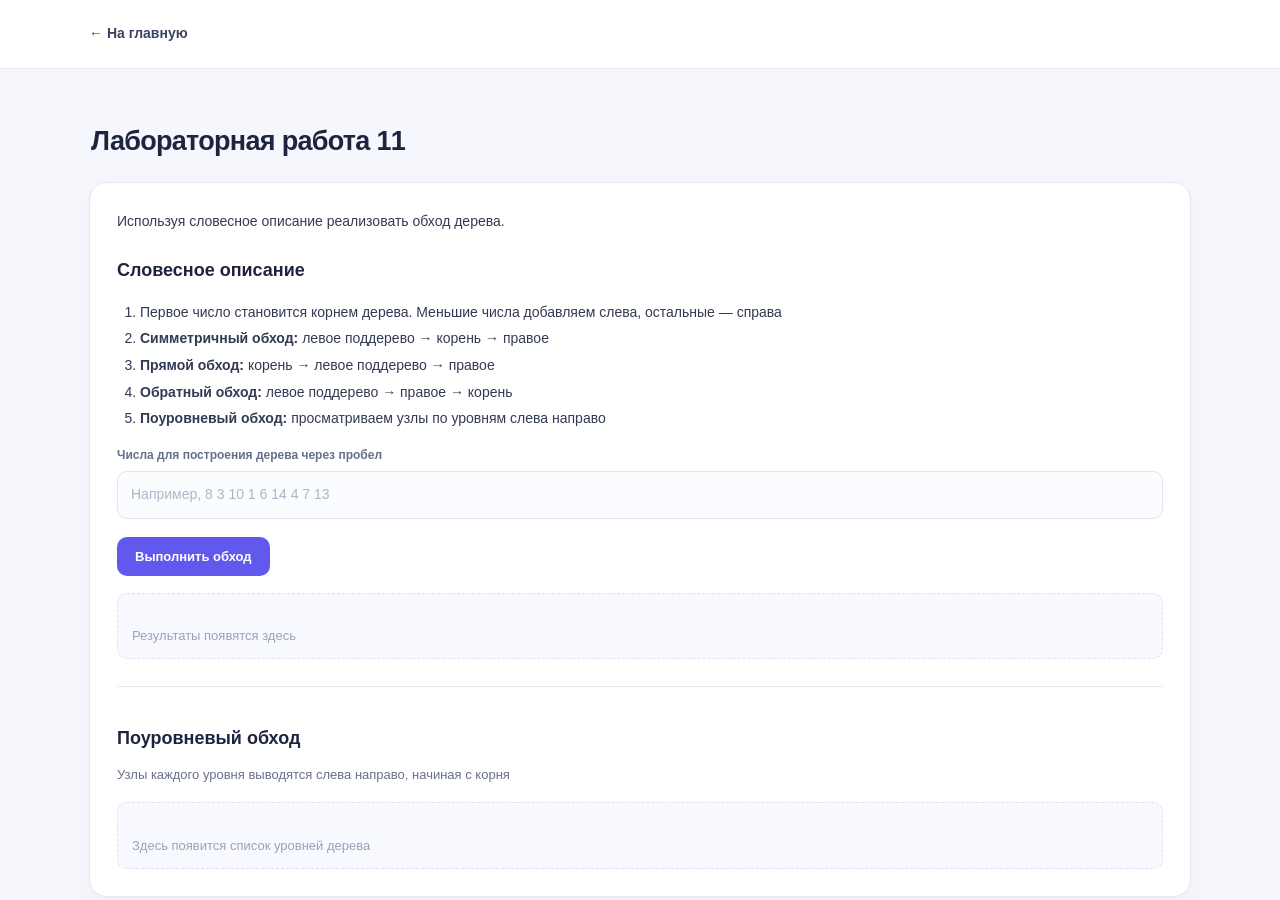
<file: lab-11/index.html>
<!DOCTYPE html>
<html lang="ru">
<head>
  <meta charset="UTF-8">
  <meta name="viewport" content="width=device-width, initial-scale=1.0">
  <title>Лабораторная №11 — Обход дерева</title>
  <link rel="stylesheet" href="style.css">
  <script src="script.js" defer></script>
</head>
<body>
  <header class="topbar">
    <div class="shell topbar__inner">
      <a class="back-link" href="../index.html">← На главную</a>
    </div>
  </header>

  <main class="shell">
    <div class="section-heading">
      <div>
        <h2>Лабораторная работа 11</h2>
      </div>
    </div>

    <section class="task-grid">
      <article class="task-card task-card--wide" id="task-1">
        

        <p class="condition">
          Используя словесное описание реализовать обход дерева.
        </p>

        <h3>Словесное описание</h3>
        <ol class="description-list">
          <li>Первое число становится корнем дерева. Меньшие числа добавляем слева, остальные — справа</li>
          <li><strong>Симметричный обход:</strong> левое поддерево → корень → правое</li>
          <li><strong>Прямой обход:</strong> корень → левое поддерево → правое</li>
          <li><strong>Обратный обход:</strong> левое поддерево → правое → корень</li>
          <li><strong>Поуровневый обход:</strong> просматриваем узлы по уровням слева направо</li>
        </ol>

        <form onsubmit="task1(event)">
          <div class="fields">
            <label class="field field--full" for="t1-array">
              <span>Числа для построения дерева через пробел</span>
              <input
                id="t1-array"
                type="text"
                placeholder="Например, 8 3 10 1 6 14 4 7 13"
                required
              >
            </label>
          </div>

          <button type="submit">
            Выполнить обход 
          </button>

          <output class="result" id="result1" aria-live="polite">
            Результаты появятся здесь
          </output>
        </form>

        <div class="visualization">
          <h3>Поуровневый обход</h3>
          <p class="visualization__hint">
            Узлы каждого уровня выводятся слева направо, начиная с корня
          </p>

          <output class="result result--long" id="levels" aria-live="polite">
            Здесь появится список уровней дерева
          </output>
        </div>
      </article>
    </section>
  </main>
</body>
</html>
</file>
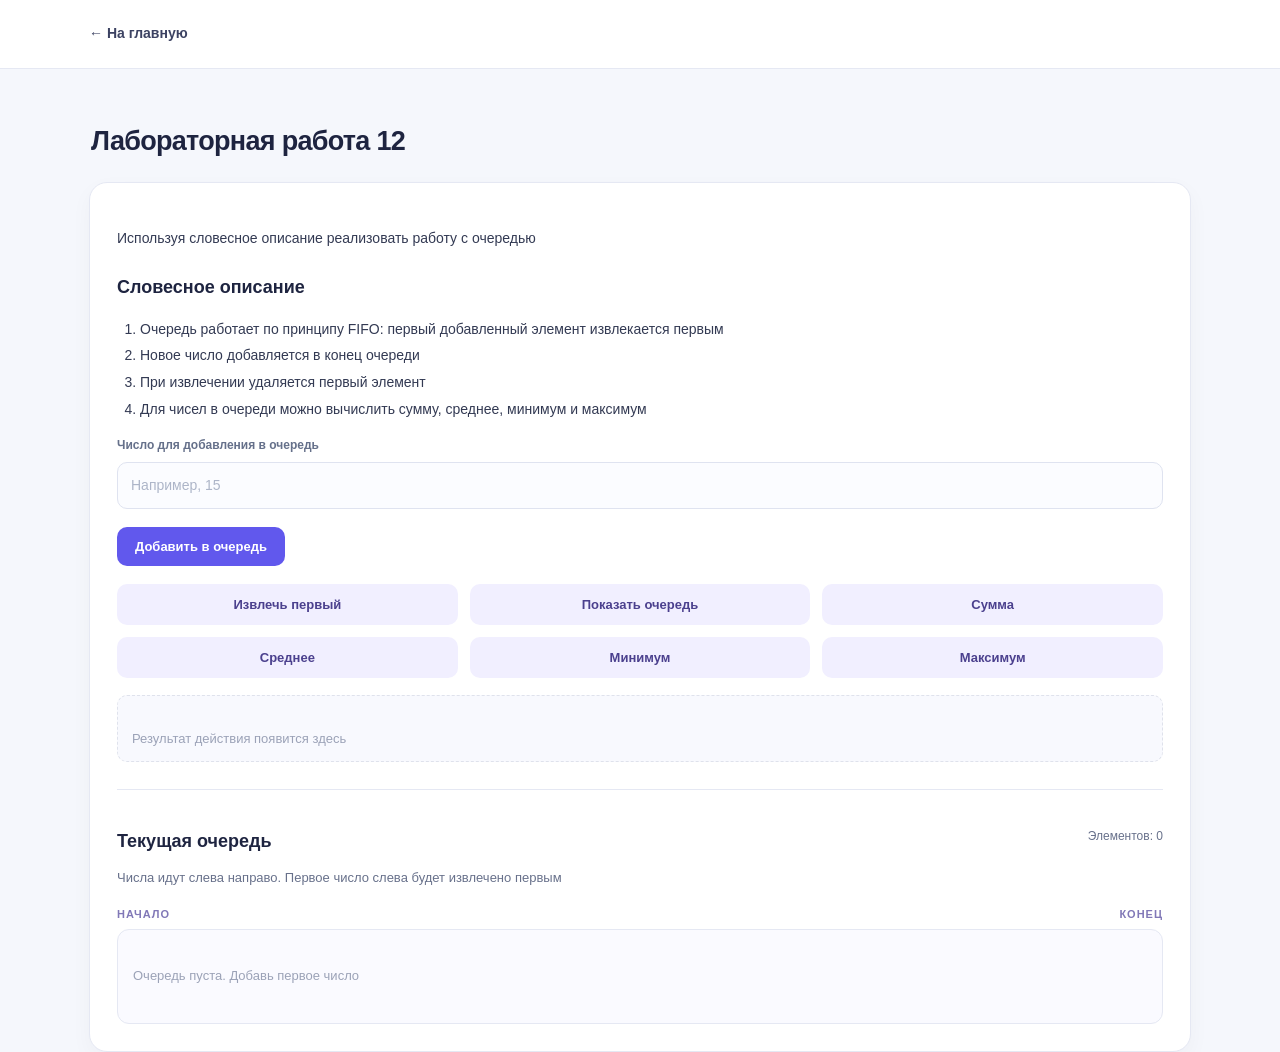
<file: lab-12/index.html>
<!DOCTYPE html>
<html lang="ru">
<head>
  <meta charset="UTF-8">
  <meta name="viewport" content="width=device-width, initial-scale=1.0">
  <title>Лабораторная №12 — Работа с очередью</title>
  <link rel="stylesheet" href="style.css">
  <script src="script.js" defer></script>
</head>
<body>
  <header class="topbar">
    <div class="shell topbar__inner">
      <a class="back-link" href="../index.html">← На главную</a>
    </div>
  </header>

  <main class="shell">
    <div class="section-heading">
      <div>
        <h2>Лабораторная работа 12</h2>
      </div>
    </div>

    <section class="task-grid">
      <article class="task-card task-card--wide" id="task-1">
        <div class="task-card__meta">
        </div>

        <p class="condition">
          Используя словесное описание реализовать работу с очередью
        </p>

        <h3>Словесное описание</h3>
        <ol class="description-list">
          <li>Очередь работает по принципу FIFO: первый добавленный элемент извлекается первым</li>
          <li>Новое число добавляется в конец очереди</li>
          <li>При извлечении удаляется первый элемент</li>
          <li>Для чисел в очереди можно вычислить сумму, среднее, минимум и максимум</li>
        </ol>

        <form onsubmit="addNumber(event)">
          <div class="fields">
            <label class="field field--full" for="queue-input">
              <span>Число для добавления в очередь</span>
              <input id="queue-input" type="number" step="any" placeholder="Например, 15" required>
            </label>
          </div>

          <button type="submit">
            Добавить в очередь
          </button>
        </form>

        <div class="queue-actions">
          <button type="button" onclick="removeNumber()">Извлечь первый</button>
          <button type="button" onclick="showQueue()">Показать очередь</button>
          <button type="button" onclick="sumQueue()">Сумма</button>
          <button type="button" onclick="averageQueue()">Среднее</button>
          <button type="button" onclick="minQueue()">Минимум</button>
          <button type="button" onclick="maxQueue()">Максимум</button>
        </div>

        <output class="result" id="result1" aria-live="polite">
          Результат действия появится здесь
        </output>

        <div class="visualization">
          <div class="queue-title">
            <h3>Текущая очередь</h3>
            <span class="queue-counter" id="queue-count">Элементов: 0</span>
          </div>

          <p class="visualization__hint">
            Числа идут слева направо. Первое число слева будет извлечено первым
          </p>

          <div class="queue-ends">
            <span>НАЧАЛО</span>
            <span>КОНЕЦ</span>
          </div>

          <div class="queue-values" id="queue-values">
            <p class="queue-empty">Очередь пуста. Добавь первое число</p>
          </div>
        </div>
      </article>
    </section>
  </main>
</body>
</html>
</file>
<file: style.css>
:root {
  --ink: #1e2440;
  --muted: #68718b;
  --violet: #6158ed;
  --line: #e5e8f3;
  --paper: #fff;
  --bg: #f5f7fc;
}

* {
  box-sizing: border-box;
}

html {
  scroll-behavior: smooth;
}

body {
  margin: 0;
  color: var(--ink);
  background: var(--bg);
  font-family: Inter, -apple-system, BlinkMacSystemFont, "Segoe UI", Arial, sans-serif;
  line-height: 1.55;
}

.shell {
  max-width: 1150px;
  margin: 0 auto;
  padding: 0 24px;
}

.topbar {
  background: #fff;
  border-bottom: 1px solid var(--line);
}

.topbar__inner {
  min-height: 68px;
  display: flex;
  align-items: center;
  justify-content: space-between;
}

.brand {
  color: #9a9eb5;
  font-size: 11px;
  font-weight: 800;
  letter-spacing: 2px;
}

.brand span {
  color: var(--violet);
  padding: 0 4px;
}

.hero {
  position: relative;
  overflow: hidden;
  padding: 57px 56px 50px;
  margin-top: 28px;
  background: var(--violet);
  color: #fff;
  border-radius: 24px;
  box-shadow: 0 18px 42px rgba(57, 45, 127, .15);
}

.hero__content {
  position: relative;
  z-index: 1;
}

.hero__eyebrow {
  font-size: 12px;
  letter-spacing: 2.1px;
  font-weight: 750;
  color: #d8cffc;
}

.hero h1 {
  margin: 16px 0 12px;
  font-size: clamp(34px, 5vw, 58px);
  line-height: 1.1;
  letter-spacing: -1.8px;
}

.accent {
  color: #d6c6ff;
}

.hero__group {
  margin: 0 0 14px;
  font-size: 18px;
  color: #f0ebff;
}

.hero__group strong {
  color: #fff;
}

.hero__text {
  max-width: 640px;
  margin: 0;
  font-size: 15px;
  color: #e4defc;
}

.hero__decor {
  position: absolute;
  right: 10px;
  bottom: -105px;
  font-size: 260px;
  font-weight: 900;
  color: rgba(255, 255, 255, .06);
  line-height: 1;
  letter-spacing: -18px;
  pointer-events: none;
}

.labs-section {
  margin-top: 44px;
}

.section-heading {
  display: flex;
  align-items: end;
  justify-content: space-between;
  margin: 0 2px 19px;
}

.section-heading__caption {
  color: #8178b7;
  letter-spacing: 2px;
  font-size: 11px;
  font-weight: 800;
}

.section-heading h2 {
  font-size: 27px;
  letter-spacing: -.7px;
  margin: 4px 0 0;
}

.section-heading__count {
  font-size: 12px;
  color: var(--muted);
}

.labs-grid {
  display: grid;
  grid-template-columns: repeat(2, minmax(0, 1fr));
  gap: 20px;
}

.lab-button {
  display: flex;
  align-items: center;
  gap: 16px;
  min-height: 92px;
  padding: 22px 24px;
  text-decoration: none;
  background: var(--paper);
  border: 1px solid var(--line);
  border-radius: 18px;
  box-shadow: 0 8px 22px rgba(29, 36, 66, .035);
  transition: transform .2s, box-shadow .2s, border-color .2s;
}

.lab-button:hover {
  transform: translateY(-2px);
  box-shadow: 0 12px 28px rgba(29, 36, 66, .07);
  border-color: #d7d0ff;
}

.lab-button__number {
  width: 54px;
  height: 54px;
  border-radius: 14px;
  display: flex;
  align-items: center;
  justify-content: center;
  background: #f2f0ff;
  color: var(--violet);
  font-size: 18px;
  font-weight: 800;
  flex-shrink: 0;
}

.lab-button__title {
  color: var(--ink);
  font-size: 17px;
  font-weight: 700;
  line-height: 1.35;
}

.footer {
  text-align: center;
  margin: 42px 0 30px;
  font-size: 12px;
  color: #969cb0;
}

@media (max-width: 750px) {
  .labs-grid {
    grid-template-columns: 1fr;
  }

  .hero {
    padding: 42px 28px;
  }

  .hero__decor {
    font-size: 170px;
    bottom: -45px;
  }

  .section-heading {
    align-items: flex-start;
    flex-direction: column;
    gap: 8px;
  }
}

@media (max-width: 420px) {
  .shell {
    padding: 0 15px;
  }

  .brand {
    letter-spacing: 1px;
    font-size: 9px;
  }

  .hero {
    border-radius: 18px;
    margin-top: 17px;
  }

  .lab-button {
    padding: 18px;
    min-height: 84px;
  }

  .lab-button__number {
    width: 48px;
    height: 48px;
    font-size: 16px;
  }

  .lab-button__title {
    font-size: 15px;
  }
}
</file>
<file: lab-01/style.css>
/* Стили относятся только к первой лабораторной. */
:root {
  --ink: #1e2440;
  --muted: #68718b;
  --violet: #6158ed;
  --line: #e5e8f3;
  --paper: #fff;
}
* { box-sizing: border-box; }
html { scroll-behavior: smooth; }
body {
  margin: 0;
  color: var(--ink);
  background: #f5f7fc;
  font-family: Inter, -apple-system, BlinkMacSystemFont, "Segoe UI", Arial, sans-serif;
  line-height: 1.55;
}
.shell { max-width: 1150px; margin: 0 auto; padding: 0 24px; }
.topbar { background: #fff; border-bottom: 1px solid var(--line); }
.topbar__inner { min-height: 68px; display: flex; align-items: center; justify-content: space-between; gap: 20px; }
.back-link { color: #3c4262; text-decoration: none; font-size: 14px; font-weight: 650; }
.back-link:hover { color: var(--violet); }
.brand { color: #9a9eb5; font-size: 11px; font-weight: 800; letter-spacing: 2px; }
.brand span { color: var(--violet); padding: 0 4px; }

.hero__eyebrow { font-size: 12px; letter-spacing: 2.1px; font-weight: 750; color: #d8cffc; }
.hero h1 { position: relative; z-index: 1; max-width: 680px; font-size: clamp(32px, 4.5vw, 55px); line-height: 1.13; letter-spacing: -1.8px; margin: 17px 0 16px; }
.accent { color: #d6c6ff; }
.hero p { position: relative; z-index: 1; max-width: 580px; color: #e4defc; font-size: 15px; margin: 0; }
.hero__stats { position: relative; z-index: 1; display: flex; align-items: center; flex-wrap: wrap; gap: 18px; margin-top: 32px; font-size: 13px; color: #dbd4f4; }
.hero__stats strong { color: #fff; font-size: 18px; margin-right: 5px; }
.hero__separator { height: 22px; border-left: 1px solid rgba(255,255,255,.32); }
.hero__decor { position: absolute; right: -3px; bottom: -115px; font-size: 270px; font-weight: 900; color: rgba(255,255,255,.055); line-height: 1; letter-spacing: -30px; pointer-events: none; }
.section-heading { display: flex; align-items: end; justify-content: space-between; margin: 48px 2px 19px; }
.section-heading__caption { color: #8178b7; letter-spacing: 2px; font-size: 11px; font-weight: 800; }
.section-heading h2 { font-size: 27px; letter-spacing: -.7px; margin: 4px 0 0; }
.section-heading__count { font-size: 12px; color: var(--muted); }
.task-grid { display: grid; grid-template-columns: repeat(2, minmax(0,1fr)); gap: 20px; }
.task-card { background: var(--paper); border: 1px solid var(--line); border-radius: 18px; padding: 27px; box-shadow: 0 8px 22px rgba(29,36,66,.035); transition: transform .2s, box-shadow .2s; }
.task-card__meta { display: flex; align-items: center; justify-content: space-between; gap: 10px; margin-bottom: 17px; }
.task-number { color: var(--violet); font-size: 13px; font-weight: 800; }
.condition { margin: 0 0 24px; font-size: 14px; min-height: 68px; line-height: 1.65; color: #333a53; }
.fields { display: grid; grid-template-columns: repeat(2,minmax(0,1fr)); gap: 14px; margin-bottom: 18px; }
.field { display: flex; flex-direction: column; gap: 7px; font-size: 12px; color: #65708a; font-weight: 700; }
.field input { width: 100%; padding: 12px 13px; min-width: 0; border: 1px solid #dfe3f0; border-radius: 10px; color: #1d2440; background: #fbfcff; font: inherit; font-size: 14px; font-weight: 500; outline: none; }
.field input:focus { border-color: var(--violet); box-shadow: 0 0 0 3px rgba(97,88,237,.12); background: #fff; }
.field input::placeholder { color: #adb5c8; }
.task-card button { display: inline-flex; align-items: center; justify-content: center; gap: 12px; border: 0; border-radius: 10px; padding: 12px 18px; font-size: 13px; font-weight: 750; cursor: pointer; background: var(--violet); color: #fff; }
.task-card button:hover { background: #4e45d6; }
.task-card button:focus-visible { outline: 3px solid #b6adff; outline-offset: 2px; }
.result { display: block; min-height: 45px; margin-top: 17px; padding: 12px 14px; border: 1px dashed #dfe2ec; border-radius: 10px; background: #f8f9fe; color: #9ba2b7; font-size: 13px; white-space: pre-line; }
.result.is-ready { color: #3f388e; background: #f1efff; border-color: #d7d0ff; border-style: solid; font-weight: 650; }
.footer { text-align: center; margin: 40px 0 30px; font-size: 12px; color: #969cb0; }
@media (max-width: 750px) {
  .task-grid { grid-template-columns: 1fr; }
  .hero { padding: 43px 27px; }
  .hero__decor { font-size: 180px; bottom: -65px; }
  .condition { min-height: 0; }
}
@media (max-width: 420px) {
  .shell { padding: 0 15px; }
  .brand { letter-spacing: 1px; font-size: 9px; }
  .task-card { padding: 22px 18px; }
  .fields { gap: 10px; }
  .hero { border-radius: 18px; margin-top: 17px; }
}
</file>
<file: lab-02/style.css>
/* Стили относятся только ко второй лабораторной. */

:root {
  --ink: #1e2440;
  --muted: #68718b;
  --violet: #6158ed;
  --line: #e5e8f3;
  --paper: #fff;
}

* { box-sizing: border-box; }
html { scroll-behavior: smooth; }

body {
  margin: 0;
  color: var(--ink);
  background: #f5f7fc;
  font-family: Inter, -apple-system, BlinkMacSystemFont, "Segoe UI", Arial, sans-serif;
  line-height: 1.55;
}

.shell { max-width: 1150px; margin: 0 auto; padding: 0 24px; }
.topbar { background: #fff; border-bottom: 1px solid var(--line); }

.topbar__inner {
  min-height: 68px;
  display: flex;
  align-items: center;
  justify-content: space-between;
  gap: 20px;
}

.back-link {
  color: #3c4262;
  text-decoration: none;
  font-size: 14px;
  font-weight: 650;
}

.back-link:hover { color: var(--violet); }

.brand {
  color: #9a9eb5;
  font-size: 11px;
  font-weight: 800;
  letter-spacing: 2px;
}

.brand span { color: var(--violet); padding: 0 4px; }

.hero {
  position: relative;
  overflow: hidden;
  padding: 57px 56px 50px;
  margin-top: 28px;
  background: linear-gradient(120deg, #29234e 0%, #4b3c92 58%, #6553c5 100%);
  color: white;
  border-radius: 24px;
  box-shadow: 0 18px 42px rgba(57, 45, 127, .15);
}

.hero__eyebrow {
  font-size: 12px;
  letter-spacing: 2.1px;
  font-weight: 750;
  color: #d8cffc;
}

.hero h1 {
  position: relative;
  z-index: 1;
  max-width: 680px;
  font-size: clamp(32px, 4.5vw, 55px);
  line-height: 1.13;
  letter-spacing: -1.8px;
  margin: 17px 0 16px;
}

.accent { color: #d6c6ff; }

.hero p {
  position: relative;
  z-index: 1;
  max-width: 580px;
  color: #e4defc;
  font-size: 15px;
  margin: 0;
}

.hero__stats {
  position: relative;
  z-index: 1;
  display: flex;
  align-items: center;
  flex-wrap: wrap;
  gap: 18px;
  margin-top: 32px;
  font-size: 13px;
  color: #dbd4f4;
}

.hero__stats strong {
  color: #fff;
  font-size: 18px;
  margin-right: 5px;
}

.hero__separator {
  height: 22px;
  border-left: 1px solid rgba(255,255,255,.32);
}

.hero__decor {
  position: absolute;
  right: -3px;
  bottom: -115px;
  font-size: 270px;
  font-weight: 900;
  color: rgba(255,255,255,.055);
  line-height: 1;
  letter-spacing: -30px;
  pointer-events: none;
}

.section-heading {
  display: flex;
  align-items: end;
  justify-content: space-between;
  margin: 48px 2px 19px;
}

.section-heading__caption {
  color: #8178b7;
  letter-spacing: 2px;
  font-size: 11px;
  font-weight: 800;
}

.section-heading h2 {
  font-size: 27px;
  letter-spacing: -.7px;
  margin: 4px 0 0;
}

.section-heading__count {
  font-size: 12px;
  color: var(--muted);
}

.task-grid {
  display: grid;
  grid-template-columns: repeat(2, minmax(0,1fr));
  gap: 20px;
}

.task-card {
  background: var(--paper);
  border: 1px solid var(--line);
  border-radius: 18px;
  padding: 27px;
  box-shadow: 0 8px 22px rgba(29,36,66,.035);
  transition: transform .2s, box-shadow .2s;
}



.task-card__meta {
  display: flex;
  align-items: center;
  justify-content: space-between;
  gap: 10px;
  margin-bottom: 17px;
}

.task-number {
  color: var(--violet);
  font-size: 13px;
  font-weight: 800;
}

.task-topic {
  border-radius: 99px;
  padding: 5px 11px;
  background: #f2f0ff;
  color: #6a60b8;
  font-size: 11px;
  font-weight: 650;
}

.condition {
  margin: 0 0 24px;
  font-size: 14px;
  min-height: 68px;
  line-height: 1.65;
  color: #333a53;
}

.fields {
  display: grid;
  grid-template-columns: repeat(2,minmax(0,1fr));
  gap: 14px;
  margin-bottom: 18px;
}

.field {
  display: flex;
  flex-direction: column;
  gap: 7px;
  font-size: 12px;
  color: #65708a;
  font-weight: 700;
}

.field input {
  width: 100%;
  padding: 12px 13px;
  min-width: 0;
  border: 1px solid #dfe3f0;
  border-radius: 10px;
  color: #1d2440;
  background: #fbfcff;
  font: inherit;
  font-size: 14px;
  font-weight: 500;
  outline: none;
}

.field input:focus {
  border-color: var(--violet);
  box-shadow: 0 0 0 3px rgba(97,88,237,.12);
  background: #fff;
}

.field input::placeholder { color: #adb5c8; }

.task-card button {
  display: inline-flex;
  align-items: center;
  justify-content: center;
  gap: 12px;
  border: 0;
  border-radius: 10px;
  padding: 12px 18px;
  font-size: 13px;
  font-weight: 750;
  cursor: pointer;
  background: var(--violet);
  color: #fff;
}

.task-card button:hover { background: #4e45d6; }

.task-card button:focus-visible {
  outline: 3px solid #b6adff;
  outline-offset: 2px;
}

.result {
  display: block;
  min-height: 45px;
  margin-top: 17px;
  padding: 12px 14px;
  border: 1px dashed #dfe2ec;
  border-radius: 10px;
  background: #f8f9fe;
  color: #9ba2b7;
  font-size: 13px;
  white-space: pre-line;
}

.result.is-ready {
  color: #3f388e;
  background: #f1efff;
  border-color: #d7d0ff;
  border-style: solid;
  font-weight: 650;
}

.footer {
  text-align: center;
  margin: 40px 0 30px;
  font-size: 12px;
  color: #969cb0;
}

@media (max-width: 750px) {
  .task-grid { grid-template-columns: 1fr; }
  .hero { padding: 43px 27px; }
  .hero__decor { font-size: 180px; bottom: -65px; }
  .condition { min-height: 0; }
}

@media (max-width: 420px) {
  .shell { padding: 0 15px; }
  .brand { letter-spacing: 1px; font-size: 9px; }
  .task-card { padding: 22px 18px; }
  .fields { gap: 10px; }
  .hero { border-radius: 18px; margin-top: 17px; }
}
</file>
<file: lab-03/style.css>
/* Стили третьей лабораторной */
:root {
  --ink: #1e2440;
  --muted: #68718b;
  --violet: #6158ed;
  --line: #e5e8f3;
  --paper: #fff;
}

* { box-sizing: border-box; }
html { scroll-behavior: smooth; }

body {
  margin: 0;
  color: var(--ink);
  background: #f5f7fc;
  font-family: Inter, -apple-system, BlinkMacSystemFont, "Segoe UI", Arial, sans-serif;
  line-height: 1.55;
}

.shell { max-width: 1150px; margin: 0 auto; padding: 0 24px; }
.topbar { background: #fff; border-bottom: 1px solid var(--line); }
.topbar__inner { min-height: 68px; display: flex; align-items: center; justify-content: space-between; gap: 20px; }

.back-link { color: #3c4262; text-decoration: none; font-size: 14px; font-weight: 650; }
.back-link:hover { color: var(--violet); }
.brand { color: #9a9eb5; font-size: 11px; font-weight: 800; letter-spacing: 2px; }
.brand span { color: var(--violet); padding: 0 4px; }

.hero {
  position: relative;
  overflow: hidden;
  padding: 57px 56px 50px;
  margin-top: 28px;
  background: linear-gradient(120deg, #29234e 0%, #4b3c92 58%, #6553c5 100%);
  color: white;
  border-radius: 24px;
  box-shadow: 0 18px 42px rgba(57, 45, 127, .15);
}

.hero__eyebrow { font-size: 12px; letter-spacing: 2.1px; font-weight: 750; color: #d8cffc; }
.hero h1 { position: relative; z-index: 1; max-width: 680px; font-size: clamp(32px, 4.5vw, 55px); line-height: 1.13; letter-spacing: -1.8px; margin: 17px 0 16px; }
.accent { color: #d6c6ff; }
.hero p { position: relative; z-index: 1; max-width: 580px; color: #e4defc; font-size: 15px; margin: 0; }
.hero__stats { position: relative; z-index: 1; display: flex; align-items: center; flex-wrap: wrap; gap: 18px; margin-top: 32px; font-size: 13px; color: #dbd4f4; }
.hero__stats strong { color: #fff; font-size: 18px; margin-right: 5px; }
.hero__separator { height: 22px; border-left: 1px solid rgba(255,255,255,.32); }
.hero__decor { position: absolute; right: -3px; bottom: -115px; font-size: 270px; font-weight: 900; color: rgba(255,255,255,.055); line-height: 1; letter-spacing: -30px; pointer-events: none; }

.section-heading { display: flex; align-items: end; justify-content: space-between; margin: 48px 2px 19px; }
.section-heading__caption { color: #8178b7; letter-spacing: 2px; font-size: 11px; font-weight: 800; }
.section-heading h2 { font-size: 27px; letter-spacing: -.7px; margin: 4px 0 0; }
.section-heading__count { font-size: 12px; color: var(--muted); }

.task-grid { display: grid; grid-template-columns: repeat(2, minmax(0,1fr)); gap: 20px; }
.task-card { background: var(--paper); border: 1px solid var(--line); border-radius: 18px; padding: 27px; box-shadow: 0 8px 22px rgba(29,36,66,.035); transition: transform .2s, box-shadow .2s; }
.task-card__meta { display: flex; align-items: center; justify-content: space-between; gap: 10px; margin-bottom: 17px; }
.task-number { color: var(--violet); font-size: 13px; font-weight: 800; }
.task-topic { border-radius: 99px; padding: 5px 11px; background: #f2f0ff; color: #6a60b8; font-size: 11px; font-weight: 650; }
.condition { margin: 0 0 24px; font-size: 14px; min-height: 68px; line-height: 1.65; color: #333a53; }
.fields { display: grid; grid-template-columns: repeat(2,minmax(0,1fr)); gap: 14px; margin-bottom: 18px; }
.field { display: flex; flex-direction: column; gap: 7px; font-size: 12px; color: #65708a; font-weight: 700; }

.field input {
  width: 100%;
  padding: 12px 13px;
  min-width: 0;
  border: 1px solid #dfe3f0;
  border-radius: 10px;
  color: #1d2440;
  background: #fbfcff;
  font: inherit;
  font-size: 14px;
  font-weight: 500;
  outline: none;
}

.field input:focus { border-color: var(--violet); box-shadow: 0 0 0 3px rgba(97,88,237,.12); background: #fff; }
.field input::placeholder { color: #adb5c8; }

.task-card button {
  display: inline-flex;
  align-items: center;
  justify-content: center;
  gap: 12px;
  border: 0;
  border-radius: 10px;
  padding: 12px 18px;
  font-size: 13px;
  font-weight: 750;
  cursor: pointer;
  background: var(--violet);
  color: #fff;
}

.task-card button:hover { background: #4e45d6; }
.task-card button:focus-visible { outline: 3px solid #b6adff; outline-offset: 2px; }

.result { display: block; min-height: 45px; margin-top: 17px; padding: 12px 14px; border: 1px dashed #dfe2ec; border-radius: 10px; background: #f8f9fe; color: #9ba2b7; font-size: 13px; white-space: pre-line; }
.result.is-ready { color: #3f388e; background: #f1efff; border-color: #d7d0ff; border-style: solid; font-weight: 650; }
.footer { text-align: center; margin: 40px 0 30px; font-size: 12px; color: #969cb0; }

@media (max-width: 750px) {
  .task-grid { grid-template-columns: 1fr; }
  .hero { padding: 43px 27px; }
  .hero__decor { font-size: 180px; bottom: -65px; }
  .condition { min-height: 0; }
}

@media (max-width: 420px) {
  .shell { padding: 0 15px; }
  .brand { letter-spacing: 1px; font-size: 9px; }
  .task-card { padding: 22px 18px; }
  .fields { gap: 10px; }
  .hero { border-radius: 18px; margin-top: 17px; }
}
</file>
<file: lab-04/style.css>
/* Стили третьей лабораторной */
:root {
  --ink: #1e2440;
  --muted: #68718b;
  --violet: #6158ed;
  --line: #e5e8f3;
  --paper: #fff;
}

* { box-sizing: border-box; }
html { scroll-behavior: smooth; }

body {
  margin: 0;
  color: var(--ink);
  background: #f5f7fc;
  font-family: Inter, -apple-system, BlinkMacSystemFont, "Segoe UI", Arial, sans-serif;
  line-height: 1.55;
}

.shell { max-width: 1150px; margin: 0 auto; padding: 0 24px; }
.topbar { background: #fff; border-bottom: 1px solid var(--line); }
.topbar__inner { min-height: 68px; display: flex; align-items: center; justify-content: space-between; gap: 20px; }

.back-link { color: #3c4262; text-decoration: none; font-size: 14px; font-weight: 650; }
.back-link:hover { color: var(--violet); }
.brand { color: #9a9eb5; font-size: 11px; font-weight: 800; letter-spacing: 2px; }
.brand span { color: var(--violet); padding: 0 4px; }

.hero {
  position: relative;
  overflow: hidden;
  padding: 57px 56px 50px;
  margin-top: 28px;
  background: linear-gradient(120deg, #29234e 0%, #4b3c92 58%, #6553c5 100%);
  color: white;
  border-radius: 24px;
  box-shadow: 0 18px 42px rgba(57, 45, 127, .15);
}

.hero__eyebrow { font-size: 12px; letter-spacing: 2.1px; font-weight: 750; color: #d8cffc; }
.hero h1 { position: relative; z-index: 1; max-width: 680px; font-size: clamp(32px, 4.5vw, 55px); line-height: 1.13; letter-spacing: -1.8px; margin: 17px 0 16px; }
.accent { color: #d6c6ff; }
.hero p { position: relative; z-index: 1; max-width: 580px; color: #e4defc; font-size: 15px; margin: 0; }
.hero__stats { position: relative; z-index: 1; display: flex; align-items: center; flex-wrap: wrap; gap: 18px; margin-top: 32px; font-size: 13px; color: #dbd4f4; }
.hero__stats strong { color: #fff; font-size: 18px; margin-right: 5px; }
.hero__separator { height: 22px; border-left: 1px solid rgba(255,255,255,.32); }
.hero__decor { position: absolute; right: -3px; bottom: -115px; font-size: 270px; font-weight: 900; color: rgba(255,255,255,.055); line-height: 1; letter-spacing: -30px; pointer-events: none; }

.section-heading { display: flex; align-items: end; justify-content: space-between; margin: 48px 2px 19px; }
.section-heading__caption { color: #8178b7; letter-spacing: 2px; font-size: 11px; font-weight: 800; }
.section-heading h2 { font-size: 27px; letter-spacing: -.7px; margin: 4px 0 0; }
.section-heading__count { font-size: 12px; color: var(--muted); }

.task-grid { display: grid; grid-template-columns: repeat(2, minmax(0,1fr)); gap: 20px; }
.task-card { background: var(--paper); border: 1px solid var(--line); border-radius: 18px; padding: 27px; box-shadow: 0 8px 22px rgba(29,36,66,.035); transition: transform .2s, box-shadow .2s; }
.task-card__meta { display: flex; align-items: center; justify-content: space-between; gap: 10px; margin-bottom: 17px; }
.task-number { color: var(--violet); font-size: 13px; font-weight: 800; }
.task-topic { border-radius: 99px; padding: 5px 11px; background: #f2f0ff; color: #6a60b8; font-size: 11px; font-weight: 650; }
.condition { margin: 0 0 24px; font-size: 14px; min-height: 68px; line-height: 1.65; color: #333a53; }
.fields { display: grid; grid-template-columns: repeat(2,minmax(0,1fr)); gap: 14px; margin-bottom: 18px; }
.field { display: flex; flex-direction: column; gap: 7px; font-size: 12px; color: #65708a; font-weight: 700; }

.field input {
  width: 100%;
  padding: 12px 13px;
  min-width: 0;
  border: 1px solid #dfe3f0;
  border-radius: 10px;
  color: #1d2440;
  background: #fbfcff;
  font: inherit;
  font-size: 14px;
  font-weight: 500;
  outline: none;
}

.field input:focus { border-color: var(--violet); box-shadow: 0 0 0 3px rgba(97,88,237,.12); background: #fff; }
.field input::placeholder { color: #adb5c8; }

.task-card button {
  display: inline-flex;
  align-items: center;
  justify-content: center;
  gap: 12px;
  border: 0;
  border-radius: 10px;
  padding: 12px 18px;
  font-size: 13px;
  font-weight: 750;
  cursor: pointer;
  background: var(--violet);
  color: #fff;
}

.task-card button:hover { background: #4e45d6; }
.task-card button:focus-visible { outline: 3px solid #b6adff; outline-offset: 2px; }

.result { display: block; min-height: 45px; margin-top: 17px; padding: 12px 14px; border: 1px dashed #dfe2ec; border-radius: 10px; background: #f8f9fe; color: #9ba2b7; font-size: 13px; white-space: pre-line; }
.result.is-ready { color: #3f388e; background: #f1efff; border-color: #d7d0ff; border-style: solid; font-weight: 650; }
.footer { text-align: center; margin: 40px 0 30px; font-size: 12px; color: #969cb0; }

@media (max-width: 750px) {
  .task-grid { grid-template-columns: 1fr; }
  .hero { padding: 43px 27px; }
  .hero__decor { font-size: 180px; bottom: -65px; }
  .condition { min-height: 0; }
}

@media (max-width: 420px) {
  .shell { padding: 0 15px; }
  .brand { letter-spacing: 1px; font-size: 9px; }
  .task-card { padding: 22px 18px; }
  .fields { gap: 10px; }
  .hero { border-radius: 18px; margin-top: 17px; }
}

.field--full {
    grid-column: 1 / -1;
}

.result--long {
    max-height: 230px;
    overflow-y: auto;
}
</file>
<file: lab-05/style.css>
/* Стили третьей лабораторной */
:root {
  --ink: #1e2440;
  --muted: #68718b;
  --violet: #6158ed;
  --line: #e5e8f3;
  --paper: #fff;
}

* { box-sizing: border-box; }
html { scroll-behavior: smooth; }

body {
  margin: 0;
  color: var(--ink);
  background: #f5f7fc;
  font-family: Inter, -apple-system, BlinkMacSystemFont, "Segoe UI", Arial, sans-serif;
  line-height: 1.55;
}

.shell { max-width: 1150px; margin: 0 auto; padding: 0 24px; }
.topbar { background: #fff; border-bottom: 1px solid var(--line); }
.topbar__inner { min-height: 68px; display: flex; align-items: center; justify-content: space-between; gap: 20px; }

.back-link { color: #3c4262; text-decoration: none; font-size: 14px; font-weight: 650; }
.back-link:hover { color: var(--violet); }
.brand { color: #9a9eb5; font-size: 11px; font-weight: 800; letter-spacing: 2px; }
.brand span { color: var(--violet); padding: 0 4px; }

.hero {
  position: relative;
  overflow: hidden;
  padding: 57px 56px 50px;
  margin-top: 28px;
  background: linear-gradient(120deg, #29234e 0%, #4b3c92 58%, #6553c5 100%);
  color: white;
  border-radius: 24px;
  box-shadow: 0 18px 42px rgba(57, 45, 127, .15);
}

.hero__eyebrow { font-size: 12px; letter-spacing: 2.1px; font-weight: 750; color: #d8cffc; }
.hero h1 { position: relative; z-index: 1; max-width: 680px; font-size: clamp(32px, 4.5vw, 55px); line-height: 1.13; letter-spacing: -1.8px; margin: 17px 0 16px; }
.accent { color: #d6c6ff; }
.hero p { position: relative; z-index: 1; max-width: 580px; color: #e4defc; font-size: 15px; margin: 0; }
.hero__stats { position: relative; z-index: 1; display: flex; align-items: center; flex-wrap: wrap; gap: 18px; margin-top: 32px; font-size: 13px; color: #dbd4f4; }
.hero__stats strong { color: #fff; font-size: 18px; margin-right: 5px; }
.hero__separator { height: 22px; border-left: 1px solid rgba(255,255,255,.32); }
.hero__decor { position: absolute; right: -3px; bottom: -115px; font-size: 270px; font-weight: 900; color: rgba(255,255,255,.055); line-height: 1; letter-spacing: -30px; pointer-events: none; }

.section-heading { display: flex; align-items: end; justify-content: space-between; margin: 48px 2px 19px; }
.section-heading__caption { color: #8178b7; letter-spacing: 2px; font-size: 11px; font-weight: 800; }
.section-heading h2 { font-size: 27px; letter-spacing: -.7px; margin: 4px 0 0; }
.section-heading__count { font-size: 12px; color: var(--muted); }

.task-grid { display: grid; grid-template-columns: repeat(2, minmax(0,1fr)); gap: 20px; }
.task-card { background: var(--paper); border: 1px solid var(--line); border-radius: 18px; padding: 27px; box-shadow: 0 8px 22px rgba(29,36,66,.035); transition: transform .2s, box-shadow .2s; }
.task-card__meta { display: flex; align-items: center; justify-content: space-between; gap: 10px; margin-bottom: 17px; }
.task-number { color: var(--violet); font-size: 13px; font-weight: 800; }
.task-topic { border-radius: 99px; padding: 5px 11px; background: #f2f0ff; color: #6a60b8; font-size: 11px; font-weight: 650; }
.condition { margin: 0 0 24px; font-size: 14px; min-height: 68px; line-height: 1.65; color: #333a53; }
.fields { display: grid; grid-template-columns: repeat(2,minmax(0,1fr)); gap: 14px; margin-bottom: 18px; }
.field { display: flex; flex-direction: column; gap: 7px; font-size: 12px; color: #65708a; font-weight: 700; }

.field input {
  width: 100%;
  padding: 12px 13px;
  min-width: 0;
  border: 1px solid #dfe3f0;
  border-radius: 10px;
  color: #1d2440;
  background: #fbfcff;
  font: inherit;
  font-size: 14px;
  font-weight: 500;
  outline: none;
}

.field input:focus { border-color: var(--violet); box-shadow: 0 0 0 3px rgba(97,88,237,.12); background: #fff; }
.field input::placeholder { color: #adb5c8; }

.task-card button {
  display: inline-flex;
  align-items: center;
  justify-content: center;
  gap: 12px;
  border: 0;
  border-radius: 10px;
  padding: 12px 18px;
  font-size: 13px;
  font-weight: 750;
  cursor: pointer;
  background: var(--violet);
  color: #fff;
}

.task-card button:hover { background: #4e45d6; }
.task-card button:focus-visible { outline: 3px solid #b6adff; outline-offset: 2px; }

.result { display: block; min-height: 45px; margin-top: 17px; padding: 12px 14px; border: 1px dashed #dfe2ec; border-radius: 10px; background: #f8f9fe; color: #9ba2b7; font-size: 13px; white-space: pre-line; }
.result.is-ready { color: #3f388e; background: #f1efff; border-color: #d7d0ff; border-style: solid; font-weight: 650; }
.footer { text-align: center; margin: 40px 0 30px; font-size: 12px; color: #969cb0; }

@media (max-width: 750px) {
  .task-grid { grid-template-columns: 1fr; }
  .hero { padding: 43px 27px; }
  .hero__decor { font-size: 180px; bottom: -65px; }
  .condition { min-height: 0; }
}

@media (max-width: 420px) {
  .shell { padding: 0 15px; }
  .brand { letter-spacing: 1px; font-size: 9px; }
  .task-card { padding: 22px 18px; }
  .fields { gap: 10px; }
  .hero { border-radius: 18px; margin-top: 17px; }
}

.field--full {
    grid-column: 1 / -1;
}

.result--long {
    max-height: 230px;
    overflow-y: auto;
}

.field--full {
    grid-column: 1 / -1;
}
</file>
<file: lab-06/style.css>
/* Стили третьей лабораторной */
:root {
  --ink: #1e2440;
  --muted: #68718b;
  --violet: #6158ed;
  --line: #e5e8f3;
  --paper: #fff;
}

* { box-sizing: border-box; }
html { scroll-behavior: smooth; }

body {
  margin: 0;
  color: var(--ink);
  background: #f5f7fc;
  font-family: Inter, -apple-system, BlinkMacSystemFont, "Segoe UI", Arial, sans-serif;
  line-height: 1.55;
}

.shell { max-width: 1150px; margin: 0 auto; padding: 0 24px; }
.topbar { background: #fff; border-bottom: 1px solid var(--line); }
.topbar__inner { min-height: 68px; display: flex; align-items: center; justify-content: space-between; gap: 20px; }

.back-link { color: #3c4262; text-decoration: none; font-size: 14px; font-weight: 650; }
.back-link:hover { color: var(--violet); }
.brand { color: #9a9eb5; font-size: 11px; font-weight: 800; letter-spacing: 2px; }
.brand span { color: var(--violet); padding: 0 4px; }

.hero {
  position: relative;
  overflow: hidden;
  padding: 57px 56px 50px;
  margin-top: 28px;
  background: linear-gradient(120deg, #29234e 0%, #4b3c92 58%, #6553c5 100%);
  color: white;
  border-radius: 24px;
  box-shadow: 0 18px 42px rgba(57, 45, 127, .15);
}

.hero__eyebrow { font-size: 12px; letter-spacing: 2.1px; font-weight: 750; color: #d8cffc; }
.hero h1 { position: relative; z-index: 1; max-width: 680px; font-size: clamp(32px, 4.5vw, 55px); line-height: 1.13; letter-spacing: -1.8px; margin: 17px 0 16px; }
.accent { color: #d6c6ff; }
.hero p { position: relative; z-index: 1; max-width: 580px; color: #e4defc; font-size: 15px; margin: 0; }
.hero__stats { position: relative; z-index: 1; display: flex; align-items: center; flex-wrap: wrap; gap: 18px; margin-top: 32px; font-size: 13px; color: #dbd4f4; }
.hero__stats strong { color: #fff; font-size: 18px; margin-right: 5px; }
.hero__separator { height: 22px; border-left: 1px solid rgba(255,255,255,.32); }
.hero__decor { position: absolute; right: -3px; bottom: -115px; font-size: 270px; font-weight: 900; color: rgba(255,255,255,.055); line-height: 1; letter-spacing: -30px; pointer-events: none; }

.section-heading { display: flex; align-items: end; justify-content: space-between; margin: 48px 2px 19px; }
.section-heading__caption { color: #8178b7; letter-spacing: 2px; font-size: 11px; font-weight: 800; }
.section-heading h2 { font-size: 27px; letter-spacing: -.7px; margin: 4px 0 0; }
.section-heading__count { font-size: 12px; color: var(--muted); }

.task-grid { display: grid; grid-template-columns: repeat(2, minmax(0,1fr)); gap: 20px; }
.task-card { background: var(--paper); border: 1px solid var(--line); border-radius: 18px; padding: 27px; box-shadow: 0 8px 22px rgba(29,36,66,.035); transition: transform .2s, box-shadow .2s; }
.task-card__meta { display: flex; align-items: center; justify-content: space-between; gap: 10px; margin-bottom: 17px; }
.task-number { color: var(--violet); font-size: 13px; font-weight: 800; }
.task-topic { border-radius: 99px; padding: 5px 11px; background: #f2f0ff; color: #6a60b8; font-size: 11px; font-weight: 650; }
.condition { margin: 0 0 24px; font-size: 14px; min-height: 68px; line-height: 1.65; color: #333a53; }
.fields { display: grid; grid-template-columns: repeat(2,minmax(0,1fr)); gap: 14px; margin-bottom: 18px; }
.field { display: flex; flex-direction: column; gap: 7px; font-size: 12px; color: #65708a; font-weight: 700; }

.field input {
  width: 100%;
  padding: 12px 13px;
  min-width: 0;
  border: 1px solid #dfe3f0;
  border-radius: 10px;
  color: #1d2440;
  background: #fbfcff;
  font: inherit;
  font-size: 14px;
  font-weight: 500;
  outline: none;
}

.field input:focus { border-color: var(--violet); box-shadow: 0 0 0 3px rgba(97,88,237,.12); background: #fff; }
.field input::placeholder { color: #adb5c8; }

.task-card button {
  display: inline-flex;
  align-items: center;
  justify-content: center;
  gap: 12px;
  border: 0;
  border-radius: 10px;
  padding: 12px 18px;
  font-size: 13px;
  font-weight: 750;
  cursor: pointer;
  background: var(--violet);
  color: #fff;
}

.task-card button:hover { background: #4e45d6; }
.task-card button:focus-visible { outline: 3px solid #b6adff; outline-offset: 2px; }

.result { display: block; min-height: 45px; margin-top: 17px; padding: 12px 14px; border: 1px dashed #dfe2ec; border-radius: 10px; background: #f8f9fe; color: #9ba2b7; font-size: 13px; white-space: pre-line; }
.result.is-ready { color: #3f388e; background: #f1efff; border-color: #d7d0ff; border-style: solid; font-weight: 650; }
.footer { text-align: center; margin: 40px 0 30px; font-size: 12px; color: #969cb0; }

@media (max-width: 750px) {
  .task-grid { grid-template-columns: 1fr; }
  .hero { padding: 43px 27px; }
  .hero__decor { font-size: 180px; bottom: -65px; }
  .condition { min-height: 0; }
}

@media (max-width: 420px) {
  .shell { padding: 0 15px; }
  .brand { letter-spacing: 1px; font-size: 9px; }
  .task-card { padding: 22px 18px; }
  .fields { gap: 10px; }
  .hero { border-radius: 18px; margin-top: 17px; }
}

.field--full {
    grid-column: 1 / -1;
}

.result--long {
    max-height: 230px;
    overflow-y: auto;
}

.field--full {
    grid-column: 1 / -1;
}

.field textarea {
    width: 100%;
    min-width: 0;
    min-height: 110px;
    padding: 12px 13px;
    border: 1px solid #dfe3f0;
    border-radius: 10px;
    color: #1d2440;
    background: #fbfcff;
    font-size: 14px;
    font-weight: 500;
    font-family: Consolas, "Courier New", monospace;
    line-height: 1.5;
    outline: none;
    resize: vertical;
}

.field textarea:focus {
    border-color: var(--violet);
    box-shadow: 0 0 0 3px rgba(97,88,237,.12);
    background: #fff;
}

.field textarea::placeholder {
    color: #adb5c8;
}

.result {
    overflow-x: auto;
}
</file>
<file: lab-07/style.css>
/* Стили третьей лабораторной */
:root {
  --ink: #1e2440;
  --muted: #68718b;
  --violet: #6158ed;
  --line: #e5e8f3;
  --paper: #fff;
}

* { box-sizing: border-box; }
html { scroll-behavior: smooth; }

body {
  margin: 0;
  color: var(--ink);
  background: #f5f7fc;
  font-family: Inter, -apple-system, BlinkMacSystemFont, "Segoe UI", Arial, sans-serif;
  line-height: 1.55;
}

.shell { max-width: 1150px; margin: 0 auto; padding: 0 24px; }
.topbar { background: #fff; border-bottom: 1px solid var(--line); }
.topbar__inner { min-height: 68px; display: flex; align-items: center; justify-content: space-between; gap: 20px; }

.back-link { color: #3c4262; text-decoration: none; font-size: 14px; font-weight: 650; }
.back-link:hover { color: var(--violet); }
.brand { color: #9a9eb5; font-size: 11px; font-weight: 800; letter-spacing: 2px; }
.brand span { color: var(--violet); padding: 0 4px; }

.hero {
  position: relative;
  overflow: hidden;
  padding: 57px 56px 50px;
  margin-top: 28px;
  background: linear-gradient(120deg, #29234e 0%, #4b3c92 58%, #6553c5 100%);
  color: white;
  border-radius: 24px;
  box-shadow: 0 18px 42px rgba(57, 45, 127, .15);
}

.hero__eyebrow { font-size: 12px; letter-spacing: 2.1px; font-weight: 750; color: #d8cffc; }
.hero h1 { position: relative; z-index: 1; max-width: 680px; font-size: clamp(32px, 4.5vw, 55px); line-height: 1.13; letter-spacing: -1.8px; margin: 17px 0 16px; }
.accent { color: #d6c6ff; }
.hero p { position: relative; z-index: 1; max-width: 580px; color: #e4defc; font-size: 15px; margin: 0; }
.hero__stats { position: relative; z-index: 1; display: flex; align-items: center; flex-wrap: wrap; gap: 18px; margin-top: 32px; font-size: 13px; color: #dbd4f4; }
.hero__stats strong { color: #fff; font-size: 18px; margin-right: 5px; }
.hero__separator { height: 22px; border-left: 1px solid rgba(255,255,255,.32); }
.hero__decor { position: absolute; right: -3px; bottom: -115px; font-size: 270px; font-weight: 900; color: rgba(255,255,255,.055); line-height: 1; letter-spacing: -30px; pointer-events: none; }

.section-heading { display: flex; align-items: end; justify-content: space-between; margin: 48px 2px 19px; }
.section-heading__caption { color: #8178b7; letter-spacing: 2px; font-size: 11px; font-weight: 800; }
.section-heading h2 { font-size: 27px; letter-spacing: -.7px; margin: 4px 0 0; }
.section-heading__count { font-size: 12px; color: var(--muted); }

.task-grid { display: grid; grid-template-columns: repeat(2, minmax(0,1fr)); gap: 20px; }
.task-card { background: var(--paper); border: 1px solid var(--line); border-radius: 18px; padding: 27px; box-shadow: 0 8px 22px rgba(29,36,66,.035); transition: transform .2s, box-shadow .2s; }
.task-card__meta { display: flex; align-items: center; justify-content: space-between; gap: 10px; margin-bottom: 17px; }
.task-number { color: var(--violet); font-size: 13px; font-weight: 800; }
.task-topic { border-radius: 99px; padding: 5px 11px; background: #f2f0ff; color: #6a60b8; font-size: 11px; font-weight: 650; }
.condition { margin: 0 0 24px; font-size: 14px; min-height: 68px; line-height: 1.65; color: #333a53; }
.fields { display: grid; grid-template-columns: repeat(2,minmax(0,1fr)); gap: 14px; margin-bottom: 18px; }
.field { display: flex; flex-direction: column; gap: 7px; font-size: 12px; color: #65708a; font-weight: 700; }

.field input {
  width: 100%;
  padding: 12px 13px;
  min-width: 0;
  border: 1px solid #dfe3f0;
  border-radius: 10px;
  color: #1d2440;
  background: #fbfcff;
  font: inherit;
  font-size: 14px;
  font-weight: 500;
  outline: none;
}

.field input:focus { border-color: var(--violet); box-shadow: 0 0 0 3px rgba(97,88,237,.12); background: #fff; }
.field input::placeholder { color: #adb5c8; }

.task-card button {
  display: inline-flex;
  align-items: center;
  justify-content: center;
  gap: 12px;
  border: 0;
  border-radius: 10px;
  padding: 12px 18px;
  font-size: 13px;
  font-weight: 750;
  cursor: pointer;
  background: var(--violet);
  color: #fff;
}

.task-card button:hover { background: #4e45d6; }
.task-card button:focus-visible { outline: 3px solid #b6adff; outline-offset: 2px; }

.result { display: block; min-height: 45px; margin-top: 17px; padding: 12px 14px; border: 1px dashed #dfe2ec; border-radius: 10px; background: #f8f9fe; color: #9ba2b7; font-size: 13px; white-space: pre-line; }
.result.is-ready { color: #3f388e; background: #f1efff; border-color: #d7d0ff; border-style: solid; font-weight: 650; }
.footer { text-align: center; margin: 40px 0 30px; font-size: 12px; color: #969cb0; }

@media (max-width: 750px) {
  .task-grid { grid-template-columns: 1fr; }
  .hero { padding: 43px 27px; }
  .hero__decor { font-size: 180px; bottom: -65px; }
  .condition { min-height: 0; }
}

@media (max-width: 420px) {
  .shell { padding: 0 15px; }
  .brand { letter-spacing: 1px; font-size: 9px; }
  .task-card { padding: 22px 18px; }
  .fields { gap: 10px; }
  .hero { border-radius: 18px; margin-top: 17px; }
}

.field--full {
    grid-column: 1 / -1;
}

.result--long {
    max-height: 230px;
    overflow-y: auto;
}

.field--full {
    grid-column: 1 / -1;
}

.field textarea {
    width: 100%;
    min-width: 0;
    min-height: 110px;
    padding: 12px 13px;
    border: 1px solid #dfe3f0;
    border-radius: 10px;
    color: #1d2440;
    background: #fbfcff;
    font-size: 14px;
    font-weight: 500;
    font-family: Consolas, "Courier New", monospace;
    line-height: 1.5;
    outline: none;
    resize: vertical;
}

.field textarea:focus {
    border-color: var(--violet);
    box-shadow: 0 0 0 3px rgba(97,88,237,.12);
    background: #fff;
}

.field textarea::placeholder {
    color: #adb5c8;
}

.result {
    overflow-x: auto;
}


.task-card--wide {
    grid-column: 1 / -1;
}

.task-card--wide .condition {
    min-height: 0;
}

.task-card h3 {
    font-size: 18px;
    margin: 23px 0 12px;
}

.description-list {
    padding-left: 23px;
    color: #333a53;
    font-size: 14px;
    line-height: 1.9;
}

.visualization {
    margin-top: 27px;
    padding-top: 15px;
    border-top: 1px solid var(--line);
}

.visualization__hint {
    color: var(--muted);
    font-size: 13px;
    margin-top: 0;
}

.bars {
    display: flex;
    gap: 11px;
    align-items: flex-end;
    min-height: 190px;
    overflow-x: auto;
    padding: 18px 3px 10px;
    border-bottom: 1px solid var(--line);
}

.bars__empty {
    align-self: center;
    color: #9ba2b7;
    font-size: 13px;
}

.bar {
    flex: 0 0 42px;
    display: flex;
    flex-direction: column;
    align-items: center;
    justify-content: flex-end;
    gap: 7px;
}

.bar__number {
    font-size: 12px;
    font-weight: 700;
    color: #4a506b;
}

.bar__column {
    width: 100%;
    background: #bcb6f6;
    border-radius: 8px 8px 3px 3px;
    transition: height .15s;
}

.bar--active .bar__column {
    background: var(--violet);
}

.step-info {
    min-height: 46px;
    font-size: 14px;
    color: #464075;
    margin: 17px 0 12px;
}

.task-card button:disabled {
    background: #c4c4d4;
    cursor: not-allowed;
}
</file>
<file: lab-08/style.css>
/* Стили третьей лабораторной */
:root {
  --ink: #1e2440;
  --muted: #68718b;
  --violet: #6158ed;
  --line: #e5e8f3;
  --paper: #fff;
}

* { box-sizing: border-box; }
html { scroll-behavior: smooth; }

body {
  margin: 0;
  color: var(--ink);
  background: #f5f7fc;
  font-family: Inter, -apple-system, BlinkMacSystemFont, "Segoe UI", Arial, sans-serif;
  line-height: 1.55;
}

.shell { max-width: 1150px; margin: 0 auto; padding: 0 24px; }
.topbar { background: #fff; border-bottom: 1px solid var(--line); }
.topbar__inner { min-height: 68px; display: flex; align-items: center; justify-content: space-between; gap: 20px; }

.back-link { color: #3c4262; text-decoration: none; font-size: 14px; font-weight: 650; }
.back-link:hover { color: var(--violet); }
.brand { color: #9a9eb5; font-size: 11px; font-weight: 800; letter-spacing: 2px; }
.brand span { color: var(--violet); padding: 0 4px; }

.hero {
  position: relative;
  overflow: hidden;
  padding: 57px 56px 50px;
  margin-top: 28px;
  background: linear-gradient(120deg, #29234e 0%, #4b3c92 58%, #6553c5 100%);
  color: white;
  border-radius: 24px;
  box-shadow: 0 18px 42px rgba(57, 45, 127, .15);
}

.hero__eyebrow { font-size: 12px; letter-spacing: 2.1px; font-weight: 750; color: #d8cffc; }
.hero h1 { position: relative; z-index: 1; max-width: 680px; font-size: clamp(32px, 4.5vw, 55px); line-height: 1.13; letter-spacing: -1.8px; margin: 17px 0 16px; }
.accent { color: #d6c6ff; }
.hero p { position: relative; z-index: 1; max-width: 580px; color: #e4defc; font-size: 15px; margin: 0; }
.hero__stats { position: relative; z-index: 1; display: flex; align-items: center; flex-wrap: wrap; gap: 18px; margin-top: 32px; font-size: 13px; color: #dbd4f4; }
.hero__stats strong { color: #fff; font-size: 18px; margin-right: 5px; }
.hero__separator { height: 22px; border-left: 1px solid rgba(255,255,255,.32); }
.hero__decor { position: absolute; right: -3px; bottom: -115px; font-size: 270px; font-weight: 900; color: rgba(255,255,255,.055); line-height: 1; letter-spacing: -30px; pointer-events: none; }

.section-heading { display: flex; align-items: end; justify-content: space-between; margin: 48px 2px 19px; }
.section-heading__caption { color: #8178b7; letter-spacing: 2px; font-size: 11px; font-weight: 800; }
.section-heading h2 { font-size: 27px; letter-spacing: -.7px; margin: 4px 0 0; }
.section-heading__count { font-size: 12px; color: var(--muted); }

.task-grid { display: grid; grid-template-columns: repeat(2, minmax(0,1fr)); gap: 20px; }
.task-card { background: var(--paper); border: 1px solid var(--line); border-radius: 18px; padding: 27px; box-shadow: 0 8px 22px rgba(29,36,66,.035); transition: transform .2s, box-shadow .2s; }
.task-card__meta { display: flex; align-items: center; justify-content: space-between; gap: 10px; margin-bottom: 17px; }
.task-number { color: var(--violet); font-size: 13px; font-weight: 800; }
.task-topic { border-radius: 99px; padding: 5px 11px; background: #f2f0ff; color: #6a60b8; font-size: 11px; font-weight: 650; }
.condition { margin: 0 0 24px; font-size: 14px; min-height: 68px; line-height: 1.65; color: #333a53; }
.fields { display: grid; grid-template-columns: repeat(2,minmax(0,1fr)); gap: 14px; margin-bottom: 18px; }
.field { display: flex; flex-direction: column; gap: 7px; font-size: 12px; color: #65708a; font-weight: 700; }

.field input {
  width: 100%;
  padding: 12px 13px;
  min-width: 0;
  border: 1px solid #dfe3f0;
  border-radius: 10px;
  color: #1d2440;
  background: #fbfcff;
  font: inherit;
  font-size: 14px;
  font-weight: 500;
  outline: none;
}

.field input:focus { border-color: var(--violet); box-shadow: 0 0 0 3px rgba(97,88,237,.12); background: #fff; }
.field input::placeholder { color: #adb5c8; }

.task-card button {
  display: inline-flex;
  align-items: center;
  justify-content: center;
  gap: 12px;
  border: 0;
  border-radius: 10px;
  padding: 12px 18px;
  font-size: 13px;
  font-weight: 750;
  cursor: pointer;
  background: var(--violet);
  color: #fff;
}

.task-card button:hover { background: #4e45d6; }
.task-card button:focus-visible { outline: 3px solid #b6adff; outline-offset: 2px; }

.result { display: block; min-height: 45px; margin-top: 17px; padding: 12px 14px; border: 1px dashed #dfe2ec; border-radius: 10px; background: #f8f9fe; color: #9ba2b7; font-size: 13px; white-space: pre-line; }
.result.is-ready { color: #3f388e; background: #f1efff; border-color: #d7d0ff; border-style: solid; font-weight: 650; }
.footer { text-align: center; margin: 40px 0 30px; font-size: 12px; color: #969cb0; }

@media (max-width: 750px) {
  .task-grid { grid-template-columns: 1fr; }
  .hero { padding: 43px 27px; }
  .hero__decor { font-size: 180px; bottom: -65px; }
  .condition { min-height: 0; }
}

@media (max-width: 420px) {
  .shell { padding: 0 15px; }
  .brand { letter-spacing: 1px; font-size: 9px; }
  .task-card { padding: 22px 18px; }
  .fields { gap: 10px; }
  .hero { border-radius: 18px; margin-top: 17px; }
}

.field--full {
    grid-column: 1 / -1;
}

.result--long {
    max-height: 230px;
    overflow-y: auto;
}

.field--full {
    grid-column: 1 / -1;
}

.field textarea {
    width: 100%;
    min-width: 0;
    min-height: 110px;
    padding: 12px 13px;
    border: 1px solid #dfe3f0;
    border-radius: 10px;
    color: #1d2440;
    background: #fbfcff;
    font-size: 14px;
    font-weight: 500;
    font-family: Consolas, "Courier New", monospace;
    line-height: 1.5;
    outline: none;
    resize: vertical;
}

.field textarea:focus {
    border-color: var(--violet);
    box-shadow: 0 0 0 3px rgba(97,88,237,.12);
    background: #fff;
}

.field textarea::placeholder {
    color: #adb5c8;
}

.result {
    overflow-x: auto;
}


.task-card--wide {
    grid-column: 1 / -1;
}

.task-card--wide .condition {
    min-height: 0;
}

.task-card h3 {
    font-size: 18px;
    margin: 23px 0 12px;
}

.description-list {
    padding-left: 23px;
    color: #333a53;
    font-size: 14px;
    line-height: 1.9;
}

.visualization {
    margin-top: 27px;
    padding-top: 15px;
    border-top: 1px solid var(--line);
}

.visualization__hint {
    color: var(--muted);
    font-size: 13px;
    margin-top: 0;
}

.bars {
    display: flex;
    gap: 11px;
    align-items: flex-end;
    min-height: 190px;
    overflow-x: auto;
    padding: 18px 3px 10px;
    border-bottom: 1px solid var(--line);
}

.bars__empty {
    align-self: center;
    color: #9ba2b7;
    font-size: 13px;
}

.bar {
    flex: 0 0 42px;
    display: flex;
    flex-direction: column;
    align-items: center;
    justify-content: flex-end;
    gap: 7px;
}

.bar__number {
    font-size: 12px;
    font-weight: 700;
    color: #4a506b;
}

.bar__column {
    width: 100%;
    background: #bcb6f6;
    border-radius: 8px 8px 3px 3px;
    transition: height .15s;
}

.bar--active .bar__column {
    background: var(--violet);
}

.step-info {
    min-height: 46px;
    font-size: 14px;
    color: #464075;
    margin: 17px 0 12px;
}

.task-card button:disabled {
    background: #c4c4d4;
    cursor: not-allowed;
}


/* Отсортированная часть массива */
.bar--sorted .bar__column {
    background: #958cec;
}

/* Элемент, который вставили */
.bar--active .bar__column {
    background: var(--violet);
}
</file>
<file: lab-09/style.css>
/* Стили третьей лабораторной */
:root {
  --ink: #1e2440;
  --muted: #68718b;
  --violet: #6158ed;
  --line: #e5e8f3;
  --paper: #fff;
}

* { box-sizing: border-box; }
html { scroll-behavior: smooth; }

body {
  margin: 0;
  color: var(--ink);
  background: #f5f7fc;
  font-family: Inter, -apple-system, BlinkMacSystemFont, "Segoe UI", Arial, sans-serif;
  line-height: 1.55;
}

.shell { max-width: 1150px; margin: 0 auto; padding: 0 24px; }
.topbar { background: #fff; border-bottom: 1px solid var(--line); }
.topbar__inner { min-height: 68px; display: flex; align-items: center; justify-content: space-between; gap: 20px; }

.back-link { color: #3c4262; text-decoration: none; font-size: 14px; font-weight: 650; }
.back-link:hover { color: var(--violet); }
.brand { color: #9a9eb5; font-size: 11px; font-weight: 800; letter-spacing: 2px; }
.brand span { color: var(--violet); padding: 0 4px; }

.hero {
  position: relative;
  overflow: hidden;
  padding: 57px 56px 50px;
  margin-top: 28px;
  background: linear-gradient(120deg, #29234e 0%, #4b3c92 58%, #6553c5 100%);
  color: white;
  border-radius: 24px;
  box-shadow: 0 18px 42px rgba(57, 45, 127, .15);
}

.hero__eyebrow { font-size: 12px; letter-spacing: 2.1px; font-weight: 750; color: #d8cffc; }
.hero h1 { position: relative; z-index: 1; max-width: 680px; font-size: clamp(32px, 4.5vw, 55px); line-height: 1.13; letter-spacing: -1.8px; margin: 17px 0 16px; }
.accent { color: #d6c6ff; }
.hero p { position: relative; z-index: 1; max-width: 580px; color: #e4defc; font-size: 15px; margin: 0; }
.hero__stats { position: relative; z-index: 1; display: flex; align-items: center; flex-wrap: wrap; gap: 18px; margin-top: 32px; font-size: 13px; color: #dbd4f4; }
.hero__stats strong { color: #fff; font-size: 18px; margin-right: 5px; }
.hero__separator { height: 22px; border-left: 1px solid rgba(255,255,255,.32); }
.hero__decor { position: absolute; right: -3px; bottom: -115px; font-size: 270px; font-weight: 900; color: rgba(255,255,255,.055); line-height: 1; letter-spacing: -30px; pointer-events: none; }

.section-heading { display: flex; align-items: end; justify-content: space-between; margin: 48px 2px 19px; }
.section-heading__caption { color: #8178b7; letter-spacing: 2px; font-size: 11px; font-weight: 800; }
.section-heading h2 { font-size: 27px; letter-spacing: -.7px; margin: 4px 0 0; }
.section-heading__count { font-size: 12px; color: var(--muted); }

.task-grid { display: grid; grid-template-columns: repeat(2, minmax(0,1fr)); gap: 20px; }
.task-card { background: var(--paper); border: 1px solid var(--line); border-radius: 18px; padding: 27px; box-shadow: 0 8px 22px rgba(29,36,66,.035); transition: transform .2s, box-shadow .2s; }
.task-card__meta { display: flex; align-items: center; justify-content: space-between; gap: 10px; margin-bottom: 17px; }
.task-number { color: var(--violet); font-size: 13px; font-weight: 800; }
.task-topic { border-radius: 99px; padding: 5px 11px; background: #f2f0ff; color: #6a60b8; font-size: 11px; font-weight: 650; }
.condition { margin: 0 0 24px; font-size: 14px; min-height: 68px; line-height: 1.65; color: #333a53; }
.fields { display: grid; grid-template-columns: repeat(2,minmax(0,1fr)); gap: 14px; margin-bottom: 18px; }
.field { display: flex; flex-direction: column; gap: 7px; font-size: 12px; color: #65708a; font-weight: 700; }

.field input {
  width: 100%;
  padding: 12px 13px;
  min-width: 0;
  border: 1px solid #dfe3f0;
  border-radius: 10px;
  color: #1d2440;
  background: #fbfcff;
  font: inherit;
  font-size: 14px;
  font-weight: 500;
  outline: none;
}

.field input:focus { border-color: var(--violet); box-shadow: 0 0 0 3px rgba(97,88,237,.12); background: #fff; }
.field input::placeholder { color: #adb5c8; }

.task-card button {
  display: inline-flex;
  align-items: center;
  justify-content: center;
  gap: 12px;
  border: 0;
  border-radius: 10px;
  padding: 12px 18px;
  font-size: 13px;
  font-weight: 750;
  cursor: pointer;
  background: var(--violet);
  color: #fff;
}

.task-card button:hover { background: #4e45d6; }
.task-card button:focus-visible { outline: 3px solid #b6adff; outline-offset: 2px; }

.result { display: block; min-height: 45px; margin-top: 17px; padding: 12px 14px; border: 1px dashed #dfe2ec; border-radius: 10px; background: #f8f9fe; color: #9ba2b7; font-size: 13px; white-space: pre-line; }
.result.is-ready { color: #3f388e; background: #f1efff; border-color: #d7d0ff; border-style: solid; font-weight: 650; }
.footer { text-align: center; margin: 40px 0 30px; font-size: 12px; color: #969cb0; }

@media (max-width: 750px) {
  .task-grid { grid-template-columns: 1fr; }
  .hero { padding: 43px 27px; }
  .hero__decor { font-size: 180px; bottom: -65px; }
  .condition { min-height: 0; }
}

@media (max-width: 420px) {
  .shell { padding: 0 15px; }
  .brand { letter-spacing: 1px; font-size: 9px; }
  .task-card { padding: 22px 18px; }
  .fields { gap: 10px; }
  .hero { border-radius: 18px; margin-top: 17px; }
}

.field--full {
    grid-column: 1 / -1;
}

.result--long {
    max-height: 230px;
    overflow-y: auto;
}

.field--full {
    grid-column: 1 / -1;
}

.field textarea {
    width: 100%;
    min-width: 0;
    min-height: 110px;
    padding: 12px 13px;
    border: 1px solid #dfe3f0;
    border-radius: 10px;
    color: #1d2440;
    background: #fbfcff;
    font-size: 14px;
    font-weight: 500;
    font-family: Consolas, "Courier New", monospace;
    line-height: 1.5;
    outline: none;
    resize: vertical;
}

.field textarea:focus {
    border-color: var(--violet);
    box-shadow: 0 0 0 3px rgba(97,88,237,.12);
    background: #fff;
}

.field textarea::placeholder {
    color: #adb5c8;
}

.result {
    overflow-x: auto;
}


.task-card--wide {
    grid-column: 1 / -1;
}

.task-card--wide .condition {
    min-height: 0;
}

.task-card h3 {
    font-size: 18px;
    margin: 23px 0 12px;
}

.description-list {
    padding-left: 23px;
    color: #333a53;
    font-size: 14px;
    line-height: 1.9;
}

.visualization {
    margin-top: 27px;
    padding-top: 15px;
    border-top: 1px solid var(--line);
}

.visualization__hint {
    color: var(--muted);
    font-size: 13px;
    margin-top: 0;
}

.bars {
    display: flex;
    gap: 11px;
    align-items: flex-end;
    min-height: 190px;
    overflow-x: auto;
    padding: 18px 3px 10px;
    border-bottom: 1px solid var(--line);
}

.bars__empty {
    align-self: center;
    color: #9ba2b7;
    font-size: 13px;
}

.bar {
    flex: 0 0 42px;
    display: flex;
    flex-direction: column;
    align-items: center;
    justify-content: flex-end;
    gap: 7px;
}

.bar__number {
    font-size: 12px;
    font-weight: 700;
    color: #4a506b;
}

.bar__column {
    width: 100%;
    background: #bcb6f6;
    border-radius: 8px 8px 3px 3px;
    transition: height .15s;
}

.bar--active .bar__column {
    background: var(--violet);
}

.step-info {
    min-height: 46px;
    font-size: 14px;
    color: #464075;
    margin: 17px 0 12px;
}

.task-card button:disabled {
    background: #c4c4d4;
    cursor: not-allowed;
}


/* Отсортированная часть массива */
.bar--sorted .bar__column {
    background: #958cec;
}

/* Элемент, который вставили */
.bar--active .bar__column {
    background: var(--violet);
}

.bar--sorted .bar__column {
    background: #958cec;
}

.bar--active .bar__column {
    background: var(--violet);
}
</file>
<file: lab-10/style.css>
/* Стили третьей лабораторной */
:root {
  --ink: #1e2440;
  --muted: #68718b;
  --violet: #6158ed;
  --line: #e5e8f3;
  --paper: #fff;
}

* { box-sizing: border-box; }
html { scroll-behavior: smooth; }

body {
  margin: 0;
  color: var(--ink);
  background: #f5f7fc;
  font-family: Inter, -apple-system, BlinkMacSystemFont, "Segoe UI", Arial, sans-serif;
  line-height: 1.55;
}

.shell { max-width: 1150px; margin: 0 auto; padding: 0 24px; }
.topbar { background: #fff; border-bottom: 1px solid var(--line); }
.topbar__inner { min-height: 68px; display: flex; align-items: center; justify-content: space-between; gap: 20px; }

.back-link { color: #3c4262; text-decoration: none; font-size: 14px; font-weight: 650; }
.back-link:hover { color: var(--violet); }
.brand { color: #9a9eb5; font-size: 11px; font-weight: 800; letter-spacing: 2px; }
.brand span { color: var(--violet); padding: 0 4px; }

.hero {
  position: relative;
  overflow: hidden;
  padding: 57px 56px 50px;
  margin-top: 28px;
  background: linear-gradient(120deg, #29234e 0%, #4b3c92 58%, #6553c5 100%);
  color: white;
  border-radius: 24px;
  box-shadow: 0 18px 42px rgba(57, 45, 127, .15);
}

.hero__eyebrow { font-size: 12px; letter-spacing: 2.1px; font-weight: 750; color: #d8cffc; }
.hero h1 { position: relative; z-index: 1; max-width: 680px; font-size: clamp(32px, 4.5vw, 55px); line-height: 1.13; letter-spacing: -1.8px; margin: 17px 0 16px; }
.accent { color: #d6c6ff; }
.hero p { position: relative; z-index: 1; max-width: 580px; color: #e4defc; font-size: 15px; margin: 0; }
.hero__stats { position: relative; z-index: 1; display: flex; align-items: center; flex-wrap: wrap; gap: 18px; margin-top: 32px; font-size: 13px; color: #dbd4f4; }
.hero__stats strong { color: #fff; font-size: 18px; margin-right: 5px; }
.hero__separator { height: 22px; border-left: 1px solid rgba(255,255,255,.32); }
.hero__decor { position: absolute; right: -3px; bottom: -115px; font-size: 270px; font-weight: 900; color: rgba(255,255,255,.055); line-height: 1; letter-spacing: -30px; pointer-events: none; }

.section-heading { display: flex; align-items: end; justify-content: space-between; margin: 48px 2px 19px; }
.section-heading__caption { color: #8178b7; letter-spacing: 2px; font-size: 11px; font-weight: 800; }
.section-heading h2 { font-size: 27px; letter-spacing: -.7px; margin: 4px 0 0; }
.section-heading__count { font-size: 12px; color: var(--muted); }

.task-grid { display: grid; grid-template-columns: repeat(2, minmax(0,1fr)); gap: 20px; }
.task-card { background: var(--paper); border: 1px solid var(--line); border-radius: 18px; padding: 27px; box-shadow: 0 8px 22px rgba(29,36,66,.035); transition: transform .2s, box-shadow .2s; }
.task-card__meta { display: flex; align-items: center; justify-content: space-between; gap: 10px; margin-bottom: 17px; }
.task-number { color: var(--violet); font-size: 13px; font-weight: 800; }
.task-topic { border-radius: 99px; padding: 5px 11px; background: #f2f0ff; color: #6a60b8; font-size: 11px; font-weight: 650; }
.condition { margin: 0 0 24px; font-size: 14px; min-height: 68px; line-height: 1.65; color: #333a53; }
.fields { display: grid; grid-template-columns: repeat(2,minmax(0,1fr)); gap: 14px; margin-bottom: 18px; }
.field { display: flex; flex-direction: column; gap: 7px; font-size: 12px; color: #65708a; font-weight: 700; }

.field input {
  width: 100%;
  padding: 12px 13px;
  min-width: 0;
  border: 1px solid #dfe3f0;
  border-radius: 10px;
  color: #1d2440;
  background: #fbfcff;
  font: inherit;
  font-size: 14px;
  font-weight: 500;
  outline: none;
}

.field input:focus { border-color: var(--violet); box-shadow: 0 0 0 3px rgba(97,88,237,.12); background: #fff; }
.field input::placeholder { color: #adb5c8; }

.task-card button {
  display: inline-flex;
  align-items: center;
  justify-content: center;
  gap: 12px;
  border: 0;
  border-radius: 10px;
  padding: 12px 18px;
  font-size: 13px;
  font-weight: 750;
  cursor: pointer;
  background: var(--violet);
  color: #fff;
}

.task-card button:hover { background: #4e45d6; }
.task-card button:focus-visible { outline: 3px solid #b6adff; outline-offset: 2px; }

.result { display: block; min-height: 45px; margin-top: 17px; padding: 12px 14px; border: 1px dashed #dfe2ec; border-radius: 10px; background: #f8f9fe; color: #9ba2b7; font-size: 13px; white-space: pre-line; }
.result.is-ready { color: #3f388e; background: #f1efff; border-color: #d7d0ff; border-style: solid; font-weight: 650; }
.footer { text-align: center; margin: 40px 0 30px; font-size: 12px; color: #969cb0; }

@media (max-width: 750px) {
  .task-grid { grid-template-columns: 1fr; }
  .hero { padding: 43px 27px; }
  .hero__decor { font-size: 180px; bottom: -65px; }
  .condition { min-height: 0; }
}

@media (max-width: 420px) {
  .shell { padding: 0 15px; }
  .brand { letter-spacing: 1px; font-size: 9px; }
  .task-card { padding: 22px 18px; }
  .fields { gap: 10px; }
  .hero { border-radius: 18px; margin-top: 17px; }
}

.field--full {
    grid-column: 1 / -1;
}

.result--long {
    max-height: 230px;
    overflow-y: auto;
}

.field--full {
    grid-column: 1 / -1;
}

.field textarea {
    width: 100%;
    min-width: 0;
    min-height: 110px;
    padding: 12px 13px;
    border: 1px solid #dfe3f0;
    border-radius: 10px;
    color: #1d2440;
    background: #fbfcff;
    font-size: 14px;
    font-weight: 500;
    font-family: Consolas, "Courier New", monospace;
    line-height: 1.5;
    outline: none;
    resize: vertical;
}

.field textarea:focus {
    border-color: var(--violet);
    box-shadow: 0 0 0 3px rgba(97,88,237,.12);
    background: #fff;
}

.field textarea::placeholder {
    color: #adb5c8;
}

.result {
    overflow-x: auto;
}


.task-card--wide {
    grid-column: 1 / -1;
}

.task-card--wide .condition {
    min-height: 0;
}

.task-card h3 {
    font-size: 18px;
    margin: 23px 0 12px;
}

.description-list {
    padding-left: 23px;
    color: #333a53;
    font-size: 14px;
    line-height: 1.9;
}

.visualization {
    margin-top: 27px;
    padding-top: 15px;
    border-top: 1px solid var(--line);
}

.visualization__hint {
    color: var(--muted);
    font-size: 13px;
    margin-top: 0;
}

.bars {
    display: flex;
    gap: 11px;
    align-items: flex-end;
    min-height: 190px;
    overflow-x: auto;
    padding: 18px 3px 10px;
    border-bottom: 1px solid var(--line);
}

.bars__empty {
    align-self: center;
    color: #9ba2b7;
    font-size: 13px;
}

.bar {
    flex: 0 0 42px;
    display: flex;
    flex-direction: column;
    align-items: center;
    justify-content: flex-end;
    gap: 7px;
}

.bar__number {
    font-size: 12px;
    font-weight: 700;
    color: #4a506b;
}

.bar__column {
    width: 100%;
    background: #bcb6f6;
    border-radius: 8px 8px 3px 3px;
    transition: height .15s;
}

.bar--active .bar__column {
    background: var(--violet);
}

.step-info {
    min-height: 46px;
    font-size: 14px;
    color: #464075;
    margin: 17px 0 12px;
}

.task-card button:disabled {
    background: #c4c4d4;
    cursor: not-allowed;
}


/* Отсортированная часть массива */
.bar--sorted .bar__column {
    background: #958cec;
}

/* Элемент, который вставили */
.bar--active .bar__column {
    background: var(--violet);
}

.bar--sorted .bar__column {
    background: #958cec;
}

.bar--active .bar__column {
    background: var(--violet);
}
</file>
<file: lab-11/style.css>
/* Стили третьей лабораторной */
:root {
  --ink: #1e2440;
  --muted: #68718b;
  --violet: #6158ed;
  --line: #e5e8f3;
  --paper: #fff;
}

* { box-sizing: border-box; }
html { scroll-behavior: smooth; }

body {
  margin: 0;
  color: var(--ink);
  background: #f5f7fc;
  font-family: Inter, -apple-system, BlinkMacSystemFont, "Segoe UI", Arial, sans-serif;
  line-height: 1.55;
}

.shell { max-width: 1150px; margin: 0 auto; padding: 0 24px; }
.topbar { background: #fff; border-bottom: 1px solid var(--line); }
.topbar__inner { min-height: 68px; display: flex; align-items: center; justify-content: space-between; gap: 20px; }

.back-link { color: #3c4262; text-decoration: none; font-size: 14px; font-weight: 650; }
.back-link:hover { color: var(--violet); }
.brand { color: #9a9eb5; font-size: 11px; font-weight: 800; letter-spacing: 2px; }
.brand span { color: var(--violet); padding: 0 4px; }

.hero {
  position: relative;
  overflow: hidden;
  padding: 57px 56px 50px;
  margin-top: 28px;
  background: linear-gradient(120deg, #29234e 0%, #4b3c92 58%, #6553c5 100%);
  color: white;
  border-radius: 24px;
  box-shadow: 0 18px 42px rgba(57, 45, 127, .15);
}

.hero__eyebrow { font-size: 12px; letter-spacing: 2.1px; font-weight: 750; color: #d8cffc; }
.hero h1 { position: relative; z-index: 1; max-width: 680px; font-size: clamp(32px, 4.5vw, 55px); line-height: 1.13; letter-spacing: -1.8px; margin: 17px 0 16px; }
.accent { color: #d6c6ff; }
.hero p { position: relative; z-index: 1; max-width: 580px; color: #e4defc; font-size: 15px; margin: 0; }
.hero__stats { position: relative; z-index: 1; display: flex; align-items: center; flex-wrap: wrap; gap: 18px; margin-top: 32px; font-size: 13px; color: #dbd4f4; }
.hero__stats strong { color: #fff; font-size: 18px; margin-right: 5px; }
.hero__separator { height: 22px; border-left: 1px solid rgba(255,255,255,.32); }
.hero__decor { position: absolute; right: -3px; bottom: -115px; font-size: 270px; font-weight: 900; color: rgba(255,255,255,.055); line-height: 1; letter-spacing: -30px; pointer-events: none; }

.section-heading { display: flex; align-items: end; justify-content: space-between; margin: 48px 2px 19px; }
.section-heading__caption { color: #8178b7; letter-spacing: 2px; font-size: 11px; font-weight: 800; }
.section-heading h2 { font-size: 27px; letter-spacing: -.7px; margin: 4px 0 0; }
.section-heading__count { font-size: 12px; color: var(--muted); }

.task-grid { display: grid; grid-template-columns: repeat(2, minmax(0,1fr)); gap: 20px; }
.task-card { background: var(--paper); border: 1px solid var(--line); border-radius: 18px; padding: 27px; box-shadow: 0 8px 22px rgba(29,36,66,.035); transition: transform .2s, box-shadow .2s; }
.task-card__meta { display: flex; align-items: center; justify-content: space-between; gap: 10px; margin-bottom: 17px; }
.task-number { color: var(--violet); font-size: 13px; font-weight: 800; }
.task-topic { border-radius: 99px; padding: 5px 11px; background: #f2f0ff; color: #6a60b8; font-size: 11px; font-weight: 650; }
.condition { margin: 0 0 24px; font-size: 14px; min-height: 68px; line-height: 1.65; color: #333a53; }
.fields { display: grid; grid-template-columns: repeat(2,minmax(0,1fr)); gap: 14px; margin-bottom: 18px; }
.field { display: flex; flex-direction: column; gap: 7px; font-size: 12px; color: #65708a; font-weight: 700; }

.field input {
  width: 100%;
  padding: 12px 13px;
  min-width: 0;
  border: 1px solid #dfe3f0;
  border-radius: 10px;
  color: #1d2440;
  background: #fbfcff;
  font: inherit;
  font-size: 14px;
  font-weight: 500;
  outline: none;
}

.field input:focus { border-color: var(--violet); box-shadow: 0 0 0 3px rgba(97,88,237,.12); background: #fff; }
.field input::placeholder { color: #adb5c8; }

.task-card button {
  display: inline-flex;
  align-items: center;
  justify-content: center;
  gap: 12px;
  border: 0;
  border-radius: 10px;
  padding: 12px 18px;
  font-size: 13px;
  font-weight: 750;
  cursor: pointer;
  background: var(--violet);
  color: #fff;
}

.task-card button:hover { background: #4e45d6; }
.task-card button:focus-visible { outline: 3px solid #b6adff; outline-offset: 2px; }

.result { display: block; min-height: 45px; margin-top: 17px; padding: 12px 14px; border: 1px dashed #dfe2ec; border-radius: 10px; background: #f8f9fe; color: #9ba2b7; font-size: 13px; white-space: pre-line; }
.result.is-ready { color: #3f388e; background: #f1efff; border-color: #d7d0ff; border-style: solid; font-weight: 650; }
.footer { text-align: center; margin: 40px 0 30px; font-size: 12px; color: #969cb0; }

@media (max-width: 750px) {
  .task-grid { grid-template-columns: 1fr; }
  .hero { padding: 43px 27px; }
  .hero__decor { font-size: 180px; bottom: -65px; }
  .condition { min-height: 0; }
}

@media (max-width: 420px) {
  .shell { padding: 0 15px; }
  .brand { letter-spacing: 1px; font-size: 9px; }
  .task-card { padding: 22px 18px; }
  .fields { gap: 10px; }
  .hero { border-radius: 18px; margin-top: 17px; }
}

.field--full {
    grid-column: 1 / -1;
}

.result--long {
    max-height: 230px;
    overflow-y: auto;
}

.field--full {
    grid-column: 1 / -1;
}

.field textarea {
    width: 100%;
    min-width: 0;
    min-height: 110px;
    padding: 12px 13px;
    border: 1px solid #dfe3f0;
    border-radius: 10px;
    color: #1d2440;
    background: #fbfcff;
    font-size: 14px;
    font-weight: 500;
    font-family: Consolas, "Courier New", monospace;
    line-height: 1.5;
    outline: none;
    resize: vertical;
}

.field textarea:focus {
    border-color: var(--violet);
    box-shadow: 0 0 0 3px rgba(97,88,237,.12);
    background: #fff;
}

.field textarea::placeholder {
    color: #adb5c8;
}

.result {
    overflow-x: auto;
}


.task-card--wide {
    grid-column: 1 / -1;
}

.task-card--wide .condition {
    min-height: 0;
}

.task-card h3 {
    font-size: 18px;
    margin: 23px 0 12px;
}

.description-list {
    padding-left: 23px;
    color: #333a53;
    font-size: 14px;
    line-height: 1.9;
}

.visualization {
    margin-top: 27px;
    padding-top: 15px;
    border-top: 1px solid var(--line);
}

.visualization__hint {
    color: var(--muted);
    font-size: 13px;
    margin-top: 0;
}

.bars {
    display: flex;
    gap: 11px;
    align-items: flex-end;
    min-height: 190px;
    overflow-x: auto;
    padding: 18px 3px 10px;
    border-bottom: 1px solid var(--line);
}

.bars__empty {
    align-self: center;
    color: #9ba2b7;
    font-size: 13px;
}

.bar {
    flex: 0 0 42px;
    display: flex;
    flex-direction: column;
    align-items: center;
    justify-content: flex-end;
    gap: 7px;
}

.bar__number {
    font-size: 12px;
    font-weight: 700;
    color: #4a506b;
}

.bar__column {
    width: 100%;
    background: #bcb6f6;
    border-radius: 8px 8px 3px 3px;
    transition: height .15s;
}

.bar--active .bar__column {
    background: var(--violet);
}

.step-info {
    min-height: 46px;
    font-size: 14px;
    color: #464075;
    margin: 17px 0 12px;
}

.task-card button:disabled {
    background: #c4c4d4;
    cursor: not-allowed;
}


/* Отсортированная часть массива */
.bar--sorted .bar__column {
    background: #958cec;
}

/* Элемент, который вставили */
.bar--active .bar__column {
    background: var(--violet);
}

.bar--sorted .bar__column {
    background: #958cec;
}

.bar--active .bar__column {
    background: var(--violet);
}
</file>
<file: lab-12/style.css>
/* Стили третьей лабораторной */
:root {
  --ink: #1e2440;
  --muted: #68718b;
  --violet: #6158ed;
  --line: #e5e8f3;
  --paper: #fff;
}

* { box-sizing: border-box; }
html { scroll-behavior: smooth; }

body {
  margin: 0;
  color: var(--ink);
  background: #f5f7fc;
  font-family: Inter, -apple-system, BlinkMacSystemFont, "Segoe UI", Arial, sans-serif;
  line-height: 1.55;
}

.shell { max-width: 1150px; margin: 0 auto; padding: 0 24px; }
.topbar { background: #fff; border-bottom: 1px solid var(--line); }
.topbar__inner { min-height: 68px; display: flex; align-items: center; justify-content: space-between; gap: 20px; }

.back-link { color: #3c4262; text-decoration: none; font-size: 14px; font-weight: 650; }
.back-link:hover { color: var(--violet); }
.brand { color: #9a9eb5; font-size: 11px; font-weight: 800; letter-spacing: 2px; }
.brand span { color: var(--violet); padding: 0 4px; }

.hero {
  position: relative;
  overflow: hidden;
  padding: 57px 56px 50px;
  margin-top: 28px;
  background: linear-gradient(120deg, #29234e 0%, #4b3c92 58%, #6553c5 100%);
  color: white;
  border-radius: 24px;
  box-shadow: 0 18px 42px rgba(57, 45, 127, .15);
}

.hero__eyebrow { font-size: 12px; letter-spacing: 2.1px; font-weight: 750; color: #d8cffc; }
.hero h1 { position: relative; z-index: 1; max-width: 680px; font-size: clamp(32px, 4.5vw, 55px); line-height: 1.13; letter-spacing: -1.8px; margin: 17px 0 16px; }
.accent { color: #d6c6ff; }
.hero p { position: relative; z-index: 1; max-width: 580px; color: #e4defc; font-size: 15px; margin: 0; }
.hero__stats { position: relative; z-index: 1; display: flex; align-items: center; flex-wrap: wrap; gap: 18px; margin-top: 32px; font-size: 13px; color: #dbd4f4; }
.hero__stats strong { color: #fff; font-size: 18px; margin-right: 5px; }
.hero__separator { height: 22px; border-left: 1px solid rgba(255,255,255,.32); }
.hero__decor { position: absolute; right: -3px; bottom: -115px; font-size: 270px; font-weight: 900; color: rgba(255,255,255,.055); line-height: 1; letter-spacing: -30px; pointer-events: none; }

.section-heading { display: flex; align-items: end; justify-content: space-between; margin: 48px 2px 19px; }
.section-heading__caption { color: #8178b7; letter-spacing: 2px; font-size: 11px; font-weight: 800; }
.section-heading h2 { font-size: 27px; letter-spacing: -.7px; margin: 4px 0 0; }
.section-heading__count { font-size: 12px; color: var(--muted); }

.task-grid { display: grid; grid-template-columns: repeat(2, minmax(0,1fr)); gap: 20px; }
.task-card { background: var(--paper); border: 1px solid var(--line); border-radius: 18px; padding: 27px; box-shadow: 0 8px 22px rgba(29,36,66,.035); transition: transform .2s, box-shadow .2s; }
.task-card__meta { display: flex; align-items: center; justify-content: space-between; gap: 10px; margin-bottom: 17px; }
.task-number { color: var(--violet); font-size: 13px; font-weight: 800; }
.task-topic { border-radius: 99px; padding: 5px 11px; background: #f2f0ff; color: #6a60b8; font-size: 11px; font-weight: 650; }
.condition { margin: 0 0 24px; font-size: 14px; min-height: 68px; line-height: 1.65; color: #333a53; }
.fields { display: grid; grid-template-columns: repeat(2,minmax(0,1fr)); gap: 14px; margin-bottom: 18px; }
.field { display: flex; flex-direction: column; gap: 7px; font-size: 12px; color: #65708a; font-weight: 700; }

.field input {
  width: 100%;
  padding: 12px 13px;
  min-width: 0;
  border: 1px solid #dfe3f0;
  border-radius: 10px;
  color: #1d2440;
  background: #fbfcff;
  font: inherit;
  font-size: 14px;
  font-weight: 500;
  outline: none;
}

.field input:focus { border-color: var(--violet); box-shadow: 0 0 0 3px rgba(97,88,237,.12); background: #fff; }
.field input::placeholder { color: #adb5c8; }

.task-card button {
  display: inline-flex;
  align-items: center;
  justify-content: center;
  gap: 12px;
  border: 0;
  border-radius: 10px;
  padding: 12px 18px;
  font-size: 13px;
  font-weight: 750;
  cursor: pointer;
  background: var(--violet);
  color: #fff;
}

.task-card button:hover { background: #4e45d6; }
.task-card button:focus-visible { outline: 3px solid #b6adff; outline-offset: 2px; }

.result { display: block; min-height: 45px; margin-top: 17px; padding: 12px 14px; border: 1px dashed #dfe2ec; border-radius: 10px; background: #f8f9fe; color: #9ba2b7; font-size: 13px; white-space: pre-line; }
.result.is-ready { color: #3f388e; background: #f1efff; border-color: #d7d0ff; border-style: solid; font-weight: 650; }
.footer { text-align: center; margin: 40px 0 30px; font-size: 12px; color: #969cb0; }

@media (max-width: 750px) {
  .task-grid { grid-template-columns: 1fr; }
  .hero { padding: 43px 27px; }
  .hero__decor { font-size: 180px; bottom: -65px; }
  .condition { min-height: 0; }
}

@media (max-width: 420px) {
  .shell { padding: 0 15px; }
  .brand { letter-spacing: 1px; font-size: 9px; }
  .task-card { padding: 22px 18px; }
  .fields { gap: 10px; }
  .hero { border-radius: 18px; margin-top: 17px; }
}

.field--full {
    grid-column: 1 / -1;
}

.result--long {
    max-height: 230px;
    overflow-y: auto;
}

.field--full {
    grid-column: 1 / -1;
}

.field textarea {
    width: 100%;
    min-width: 0;
    min-height: 110px;
    padding: 12px 13px;
    border: 1px solid #dfe3f0;
    border-radius: 10px;
    color: #1d2440;
    background: #fbfcff;
    font-size: 14px;
    font-weight: 500;
    font-family: Consolas, "Courier New", monospace;
    line-height: 1.5;
    outline: none;
    resize: vertical;
}

.field textarea:focus {
    border-color: var(--violet);
    box-shadow: 0 0 0 3px rgba(97,88,237,.12);
    background: #fff;
}

.field textarea::placeholder {
    color: #adb5c8;
}

.result {
    overflow-x: auto;
}


.task-card--wide {
    grid-column: 1 / -1;
}

.task-card--wide .condition {
    min-height: 0;
}

.task-card h3 {
    font-size: 18px;
    margin: 23px 0 12px;
}

.description-list {
    padding-left: 23px;
    color: #333a53;
    font-size: 14px;
    line-height: 1.9;
}

.visualization {
    margin-top: 27px;
    padding-top: 15px;
    border-top: 1px solid var(--line);
}

.visualization__hint {
    color: var(--muted);
    font-size: 13px;
    margin-top: 0;
}

.bars {
    display: flex;
    gap: 11px;
    align-items: flex-end;
    min-height: 190px;
    overflow-x: auto;
    padding: 18px 3px 10px;
    border-bottom: 1px solid var(--line);
}

.bars__empty {
    align-self: center;
    color: #9ba2b7;
    font-size: 13px;
}

.bar {
    flex: 0 0 42px;
    display: flex;
    flex-direction: column;
    align-items: center;
    justify-content: flex-end;
    gap: 7px;
}

.bar__number {
    font-size: 12px;
    font-weight: 700;
    color: #4a506b;
}

.bar__column {
    width: 100%;
    background: #bcb6f6;
    border-radius: 8px 8px 3px 3px;
    transition: height .15s;
}

.bar--active .bar__column {
    background: var(--violet);
}

.step-info {
    min-height: 46px;
    font-size: 14px;
    color: #464075;
    margin: 17px 0 12px;
}

.task-card button:disabled {
    background: #c4c4d4;
    cursor: not-allowed;
}


/* Отсортированная часть массива */
.bar--sorted .bar__column {
    background: #958cec;
}

/* Элемент, который вставили */
.bar--active .bar__column {
    background: var(--violet);
}

.bar--sorted .bar__column {
    background: #958cec;
}

.bar--active .bar__column {
    background: var(--violet);
}


/* Кнопки операций с очередью */
.queue-actions {
    display: grid;
    grid-template-columns: repeat(3, minmax(0, 1fr));
    gap: 12px;
    margin-top: 18px;
}

.queue-actions button {
    padding: 13px 10px;
    background: #f1efff;
    color: #4b408e;
}

.queue-actions button:hover {
    background: #e4dfff;
}

/* Визуальное отображение очереди */
.queue-title {
    display: flex;
    align-items: center;
    justify-content: space-between;
    gap: 12px;
}

.queue-counter {
    font-size: 12px;
    color: var(--muted);
}

.queue-ends {
    display: flex;
    justify-content: space-between;
    color: #8178b7;
    font-size: 11px;
    font-weight: 800;
    letter-spacing: 1px;
    margin-top: 18px;
}

.queue-values {
    display: flex;
    align-items: center;
    gap: 10px;
    min-height: 95px;
    overflow-x: auto;
    padding: 15px;
    margin-top: 6px;
    border: 1px solid var(--line);
    border-radius: 12px;
    background: #fafaff;
}

.queue-value {
    display: flex;
    flex: 0 0 auto;
    align-items: center;
    justify-content: center;
    min-width: 54px;
    min-height: 54px;
    padding: 10px;
    background: #e5e0ff;
    color: #4b408e;
    border: 1px solid #ccc4ff;
    border-radius: 10px;
    font-size: 17px;
    font-weight: 750;
}

.queue-value:first-child {
    color: white;
    background: var(--violet);
    border-color: var(--violet);
}

.queue-empty {
    color: #9ba2b7;
    font-size: 13px;
    margin: 0;
}

@media (max-width: 650px) {
    .queue-actions {
        grid-template-columns: repeat(2, minmax(0, 1fr));
    }

    .queue-title {
        flex-wrap: wrap;
    }
}
</file>
